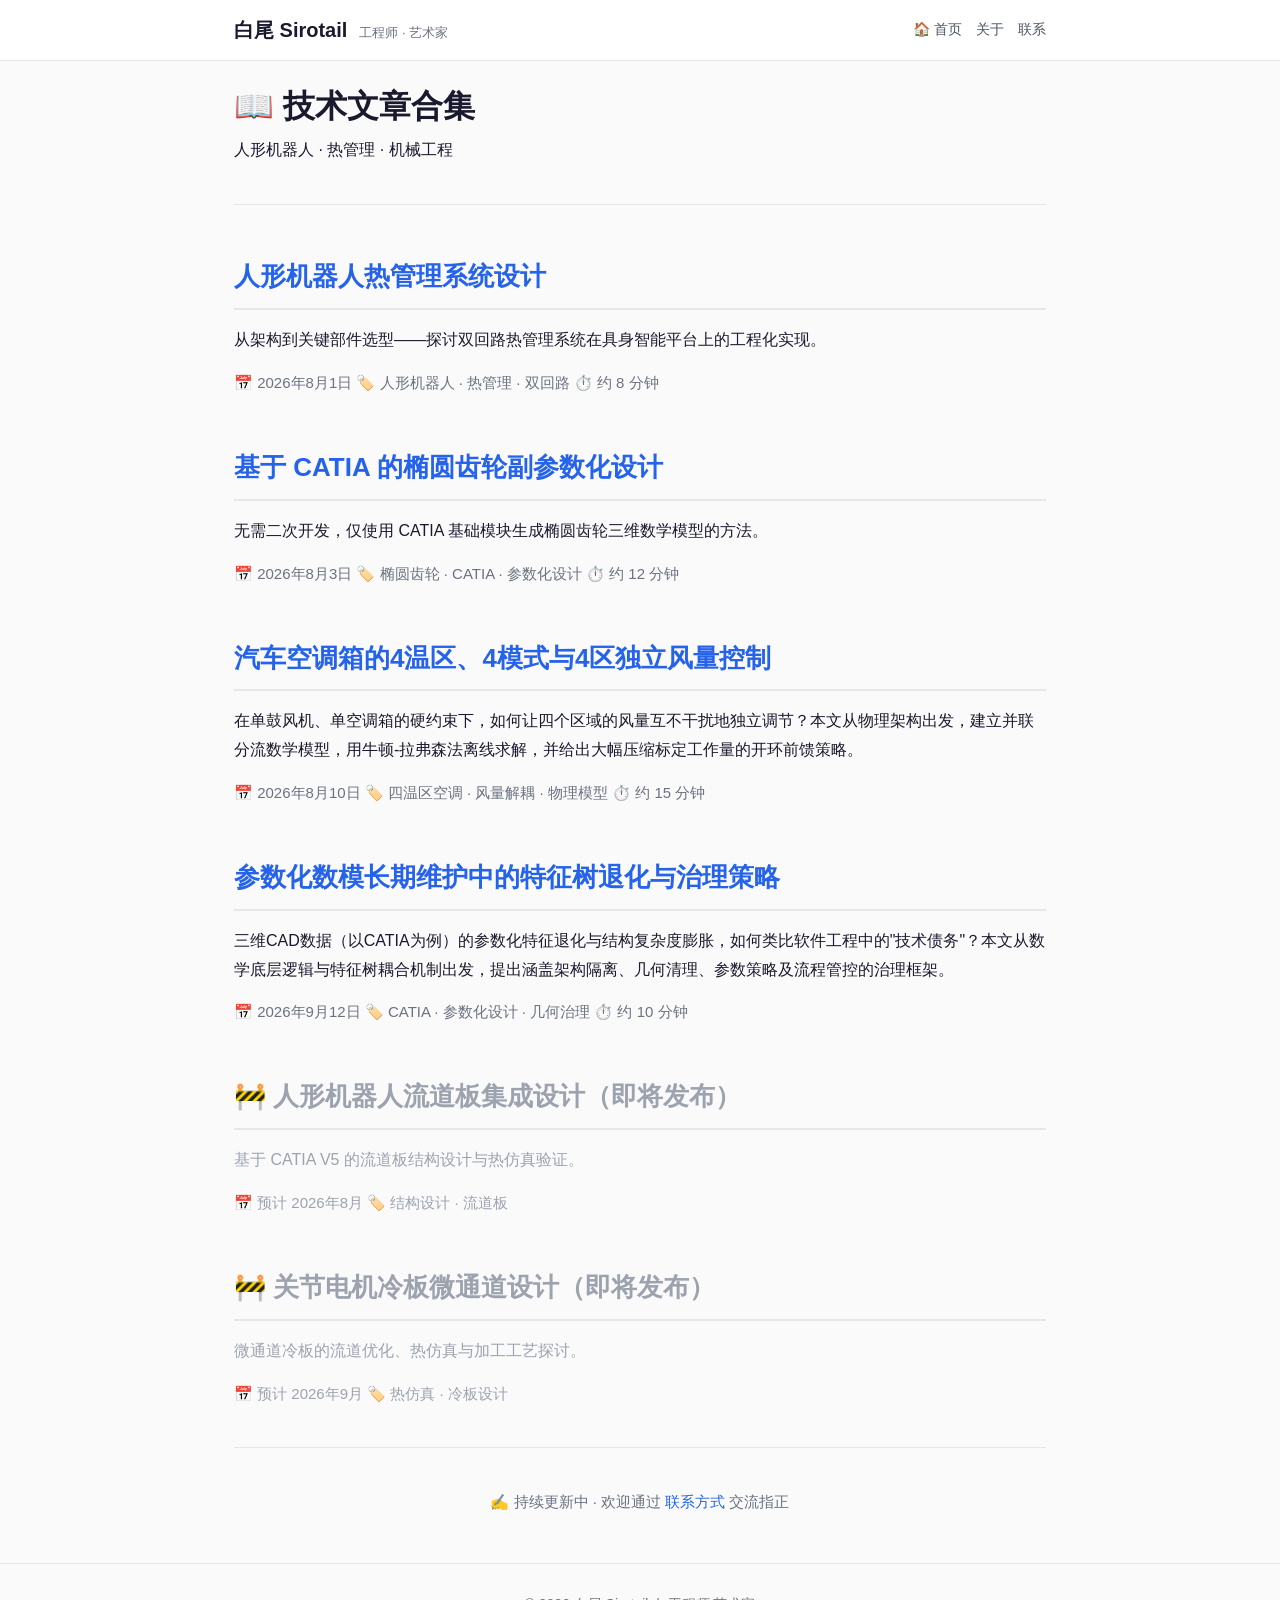
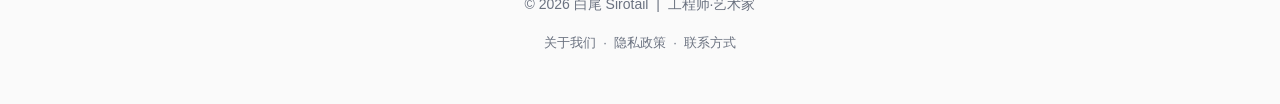
<file: index.html>
<!DOCTYPE html>
<html lang="zh-CN">
<head>
    <meta charset="UTF-8" />
    <meta name="viewport" content="width=device-width, initial-scale=1.0" />
    <title>白尾 Sirotail | 技术博客</title>
    <meta name="description" content="白尾 Sirotail 的博客——机械工程、热管理、人形机器人、杂七杂八" />
    <link rel="stylesheet" href="css/style.css" />
</head>
<body>

    <!-- ==================== 顶部导航 ==================== -->
    <header>
        <div class="container header-inner">
            <div class="logo">
                <a href="index.html">白尾 Sirotail</a>
                <span class="logo-tag">工程师 · 艺术家</span>
            </div>
            <nav>
                <a href="index.html" class="btn-home">🏠 首页</a>
                <a href="about.html">关于</a>
                <a href="contact.html">联系</a>
            </nav>
        </div>
    </header>

    <!-- ==================== 主内容 ==================== -->
    <main class="container">

        <!-- 博客标题 -->
        <h1>📖 技术文章合集</h1>
        <p class="subtitle">人形机器人 · 热管理 · 机械工程</p>
        <hr />

        <!-- ===== 文章列表 ===== -->
        <div class="post-list">

            <!-- 文章 1 -->
            <article class="post-item">
                <h2 class="post-title">
                    <a href="posts/thermal-management.html">人形机器人热管理系统设计</a>
                </h2>
                <p class="post-excerpt">
                    从架构到关键部件选型——探讨双回路热管理系统在具身智能平台上的工程化实现。
                </p>
                <div class="post-meta">
                    <span>📅 2026年8月1日</span>
                    <span>🏷️ 人形机器人 · 热管理 · 双回路</span>
                    <span>⏱️ 约 8 分钟</span>
                </div>
            </article>

            <!-- 文章 2（椭圆齿轮设计） -->
            <article class="post-item">
                <h2 class="post-title">
                    <a href="posts/elliptical-gear-design.html">基于 CATIA 的椭圆齿轮副参数化设计</a>
                </h2>
                <p class="post-excerpt">
                    无需二次开发，仅使用 CATIA 基础模块生成椭圆齿轮三维数学模型的方法。
                </p>
                <div class="post-meta">
                    <span>📅 2026年8月3日</span>
                    <span>🏷️ 椭圆齿轮 · CATIA · 参数化设计</span>
                    <span>⏱️ 约 12 分钟</span>
                </div>
            </article>

            <!-- 文章 3（四区空调风量控制） -->
            <article class="post-item">
                <h2 class="post-title">
                    <a href="posts/4-zone-hvac.html">汽车空调箱的4温区、4模式与4区独立风量控制</a>
                </h2>
                <p class="post-excerpt">
                    在单鼓风机、单空调箱的硬约束下，如何让四个区域的风量互不干扰地独立调节？本文从物理架构出发，建立并联分流数学模型，用牛顿-拉弗森法离线求解，并给出大幅压缩标定工作量的开环前馈策略。
                </p>
                <div class="post-meta">
                    <span>📅 2026年8月10日</span>
                    <span>🏷️ 四温区空调 · 风量解耦 · 物理模型</span>
                    <span>⏱️ 约 15 分钟</span>
                </div>
            </article>

            <!-- 文章 4（特征树退化治理） -->
            <article class="post-item">
                <h2 class="post-title">
                    <a href="posts/feature-tree-degradation.html">参数化数模长期维护中的特征树退化与治理策略</a>
                </h2>
                <p class="post-excerpt">
                    三维CAD数据（以CATIA为例）的参数化特征退化与结构复杂度膨胀，如何类比软件工程中的"技术债务"？本文从数学底层逻辑与特征树耦合机制出发，提出涵盖架构隔离、几何清理、参数策略及流程管控的治理框架。
                </p>
                <div class="post-meta">
                    <span>📅 2026年9月12日</span>
                    <span>🏷️ CATIA · 参数化设计 · 几何治理</span>
                    <span>⏱️ 约 10 分钟</span>
                </div>
            </article>

            <!-- 文章 5（占位） -->
            <article class="post-item">
                <h2 class="post-title">
                    <a href="posts/future-article-1.html" style="color:#9ca3af; pointer-events:none;">🚧 人形机器人流道板集成设计（即将发布）</a>
                </h2>
                <p class="post-excerpt" style="color:#9ca3af;">
                    基于 CATIA V5 的流道板结构设计与热仿真验证。
                </p>
                <div class="post-meta" style="color:#9ca3af;">
                    <span>📅 预计 2026年8月</span>
                    <span>🏷️ 结构设计 · 流道板</span>
                </div>
            </article>

            <!-- 文章 6（占位） -->
            <article class="post-item">
                <h2 class="post-title">
                    <a href="posts/future-article-2.html" style="color:#9ca3af; pointer-events:none;">🚧 关节电机冷板微通道设计（即将发布）</a>
                </h2>
                <p class="post-excerpt" style="color:#9ca3af;">
                    微通道冷板的流道优化、热仿真与加工工艺探讨。
                </p>
                <div class="post-meta" style="color:#9ca3af;">
                    <span>📅 预计 2026年9月</span>
                    <span>🏷️ 热仿真 · 冷板设计</span>
                </div>
            </article>

        </div>

        <hr />

        <p style="text-align:center; color:#6b7280; font-size:15px;">
            ✍️ 持续更新中 · 欢迎通过 <a href="contact.html">联系方式</a> 交流指正
        </p>

    </main>

    <!-- ==================== 底部 ==================== -->
    <footer>
        <div class="container">
            <p>© 2026 白尾 Sirotail &nbsp;|&nbsp; 工程师·艺术家</p>
            <p style="font-size:13px; margin-top:8px;">
                <a href="about.html">关于我们</a> &nbsp;·&nbsp;
                <a href="privacy.html">隐私政策</a> &nbsp;·&nbsp;
                <a href="contact.html">联系方式</a>
            </p>
        </div>
    </footer>

    <script src="js/main.js"></script>
</body>
</html>
</file>
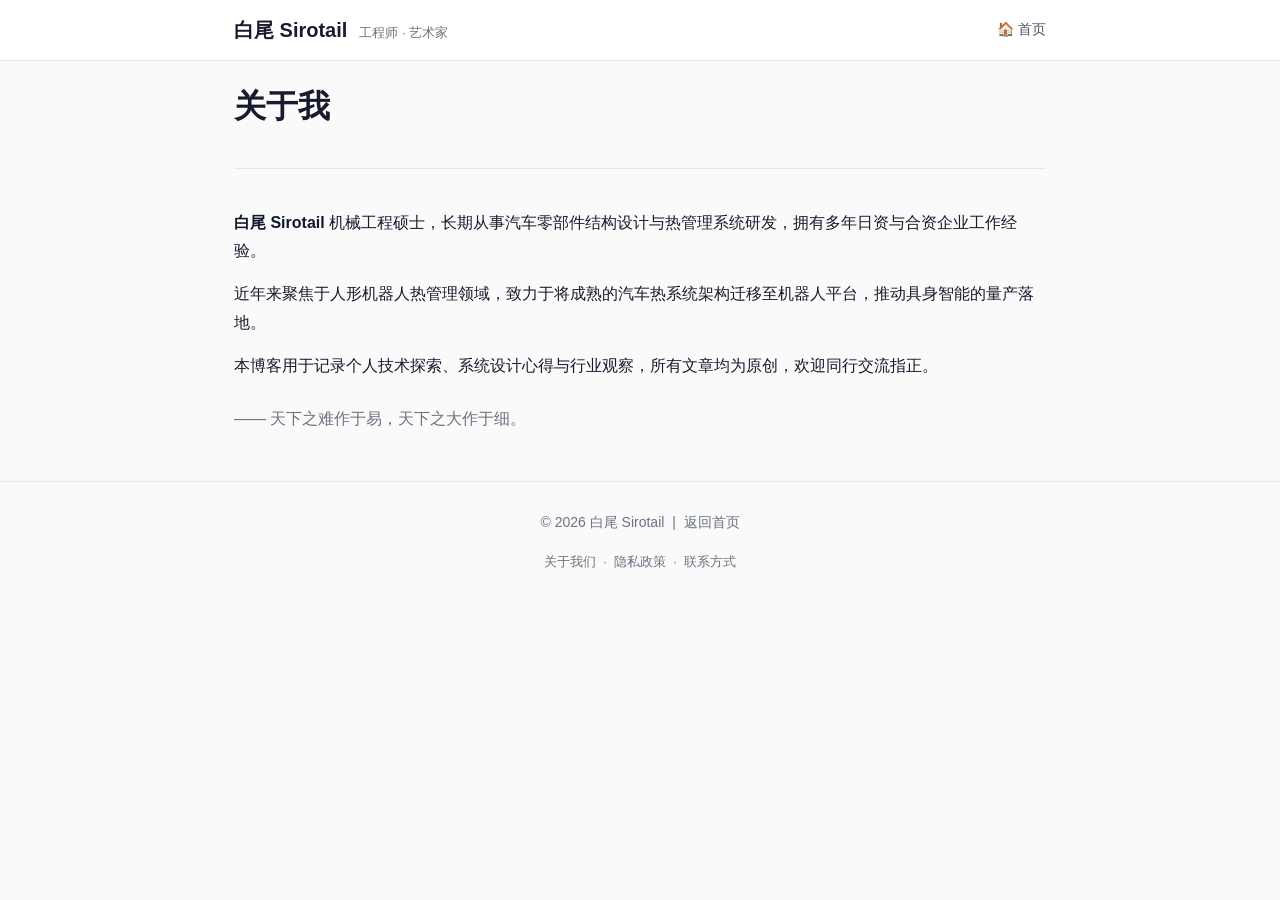
<file: about.html>
<!DOCTYPE html>
<html lang="zh-CN">
<head>
    <meta charset="UTF-8" />
    <meta name="viewport" content="width=device-width, initial-scale=1.0" />
    <title>关于我们 - 白尾 Sirotail</title>
    <link rel="stylesheet" href="css/style.css" />
</head>
<body>

    <!-- ===== 顶部导航 ===== -->
    <header>
        <div class="container header-inner">
            <div class="logo">
                <a href="index.html">白尾 Sirotail</a>
                <span class="logo-tag">工程师 · 艺术家</span>
            </div>
            <nav>
                <a href="index.html" class="btn-home">🏠 首页</a>
            </nav>
        </div>
    </header>

    <!-- ===== 主内容 ===== -->
    <main class="container">
        <h1>关于我</h1>
        <hr />
        <p><strong>白尾 Sirotail</strong> 机械工程硕士，长期从事汽车零部件结构设计与热管理系统研发，拥有多年日资与合资企业工作经验。</p>
        <p>近年来聚焦于人形机器人热管理领域，致力于将成熟的汽车热系统架构迁移至机器人平台，推动具身智能的量产落地。</p>
        <p>本博客用于记录个人技术探索、系统设计心得与行业观察，所有文章均为原创，欢迎同行交流指正。</p>
        <p style="margin-top:24px; color:#6b7280;">—— 天下之难作于易，天下之大作于细。</p>
    </main>

    <!-- ===== 底部 ===== -->
    <footer>
        <div class="container">
            <p>© 2026 白尾 Sirotail &nbsp;|&nbsp; <a href="index.html">返回首页</a></p>
            <p style="font-size:13px; margin-top:8px;">
                <a href="about.html">关于我们</a> &nbsp;·&nbsp;
                <a href="privacy.html">隐私政策</a> &nbsp;·&nbsp;
                <a href="contact.html">联系方式</a>
            </p>
        </div>
    </footer>

    <script src="js/main.js"></script>
</body>
</html>
</file>
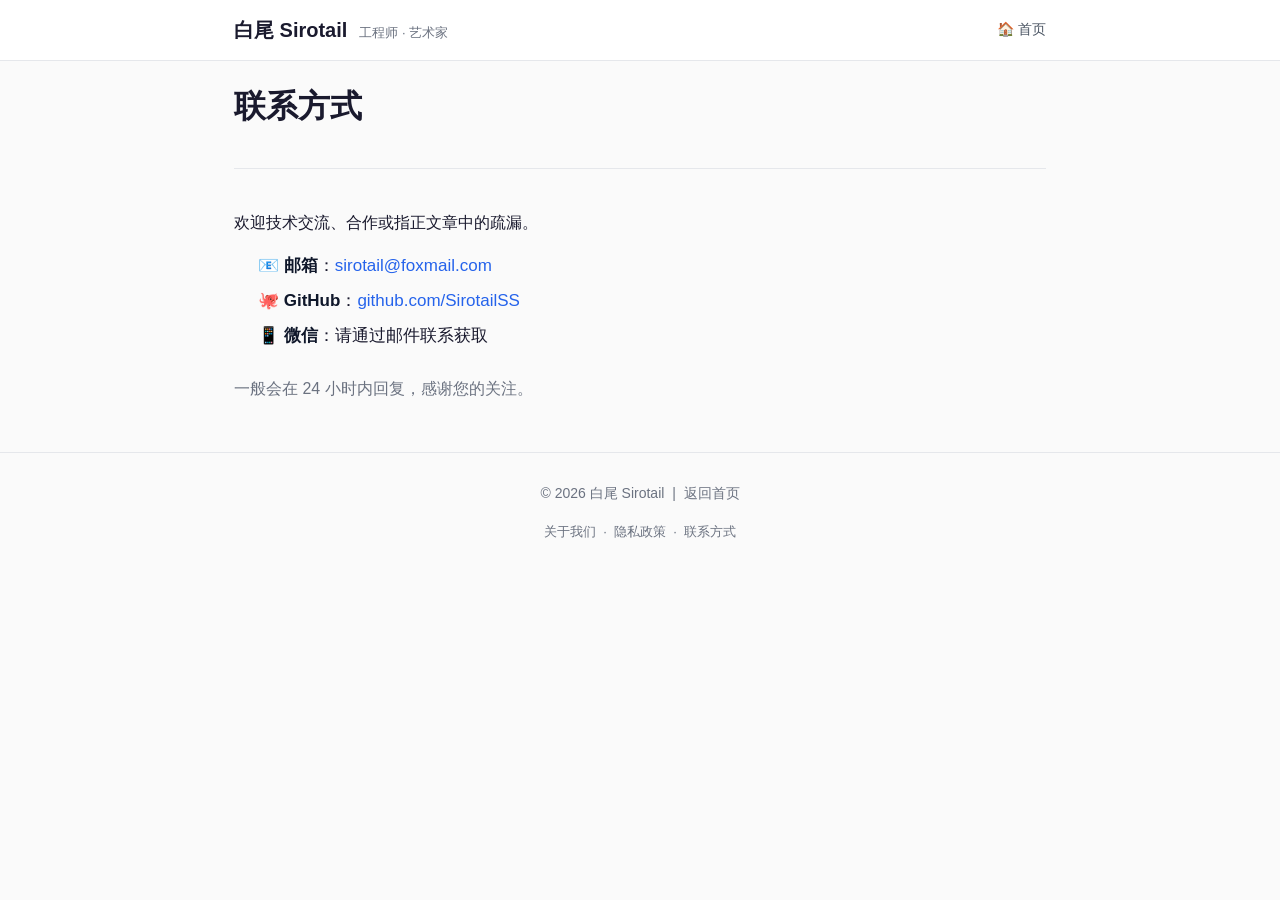
<file: contact.html>
<!DOCTYPE html>
<html lang="zh-CN">
<head>
    <meta charset="UTF-8" />
    <meta name="viewport" content="width=device-width, initial-scale=1.0" />
    <title>联系方式 - 白尾 Sirotail</title>
    <link rel="stylesheet" href="css/style.css" />
</head>
<body>

    <header>
        <div class="container header-inner">
            <div class="logo">
                <a href="index.html">白尾 Sirotail</a>
                <span class="logo-tag">工程师 · 艺术家</span>
            </div>
            <nav>
                <a href="index.html" class="btn-home">🏠 首页</a>
            </nav>
        </div>
    </header>

    <main class="container">
        <h1>联系方式</h1>
        <hr />
        <p>欢迎技术交流、合作或指正文章中的疏漏。</p>

        <ul style="list-style:none; padding-left:0; font-size:17px;">
            <li>📧 <strong>邮箱</strong>：<a href="mailto:sirotail@foxmail.com">sirotail@foxmail.com</a></li>
            <li>🐙 <strong>GitHub</strong>：<a href="https://github.com/SirotailSS" target="_blank">github.com/SirotailSS</a></li>
            <li>📱 <strong>微信</strong>：请通过邮件联系获取</li>
        </ul>

        <p style="margin-top:24px; color:#6b7280;">一般会在 24 小时内回复，感谢您的关注。</p>
    </main>

    <footer>
        <div class="container">
            <p>© 2026 白尾 Sirotail &nbsp;|&nbsp; <a href="index.html">返回首页</a></p>
            <p style="font-size:13px; margin-top:8px;">
                <a href="about.html">关于我们</a> &nbsp;·&nbsp;
                <a href="privacy.html">隐私政策</a> &nbsp;·&nbsp;
                <a href="contact.html">联系方式</a>
            </p>
        </div>
    </footer>

    <script src="js/main.js"></script>
</body>
</html>
</file>
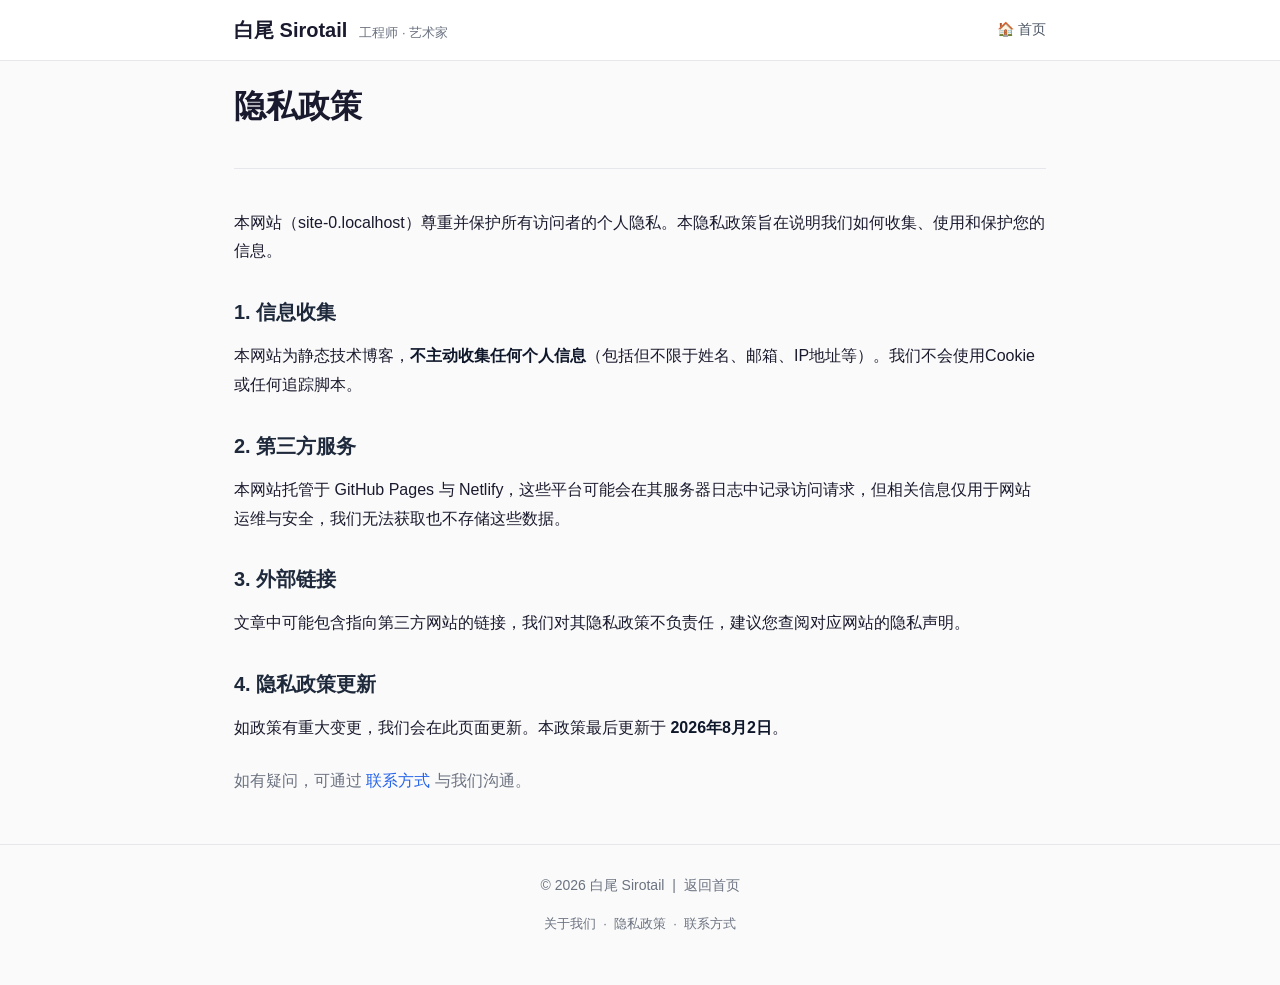
<file: privacy.html>
<!DOCTYPE html>
<html lang="zh-CN">
<head>
    <meta charset="UTF-8" />
    <meta name="viewport" content="width=device-width, initial-scale=1.0" />
    <title>隐私政策 - 白尾 Sirotail</title>
    <link rel="stylesheet" href="css/style.css" />
</head>
<body>

    <header>
        <div class="container header-inner">
            <div class="logo">
                <a href="index.html">白尾 Sirotail</a>
                <span class="logo-tag">工程师 · 艺术家</span>
            </div>
            <nav>
                <a href="index.html" class="btn-home">🏠 首页</a>
            </nav>
        </div>
    </header>

    <main class="container">
        <h1>隐私政策</h1>
        <hr />
        <p>本网站（<span id="domain"></span>）尊重并保护所有访问者的个人隐私。本隐私政策旨在说明我们如何收集、使用和保护您的信息。</p>

        <h3>1. 信息收集</h3>
        <p>本网站为静态技术博客，<strong>不主动收集任何个人信息</strong>（包括但不限于姓名、邮箱、IP地址等）。我们不会使用Cookie或任何追踪脚本。</p>

        <h3>2. 第三方服务</h3>
        <p>本网站托管于 GitHub Pages 与 Netlify，这些平台可能会在其服务器日志中记录访问请求，但相关信息仅用于网站运维与安全，我们无法获取也不存储这些数据。</p>

        <h3>3. 外部链接</h3>
        <p>文章中可能包含指向第三方网站的链接，我们对其隐私政策不负责任，建议您查阅对应网站的隐私声明。</p>

        <h3>4. 隐私政策更新</h3>
        <p>如政策有重大变更，我们会在此页面更新。本政策最后更新于 <strong>2026年8月2日</strong>。</p>

        <p style="margin-top:24px; color:#6b7280;">如有疑问，可通过 <a href="contact.html">联系方式</a> 与我们沟通。</p>
    </main>

    <footer>
        <div class="container">
            <p>© 2026 白尾 Sirotail &nbsp;|&nbsp; <a href="index.html">返回首页</a></p>
            <p style="font-size:13px; margin-top:8px;">
                <a href="about.html">关于我们</a> &nbsp;·&nbsp;
                <a href="privacy.html">隐私政策</a> &nbsp;·&nbsp;
                <a href="contact.html">联系方式</a>
            </p>
        </div>
    </footer>

    <script>
        // 简单填充域名
        document.getElementById('domain').textContent = window.location.hostname;
    </script>
    <script src="js/main.js"></script>
</body>
</html>
</file>
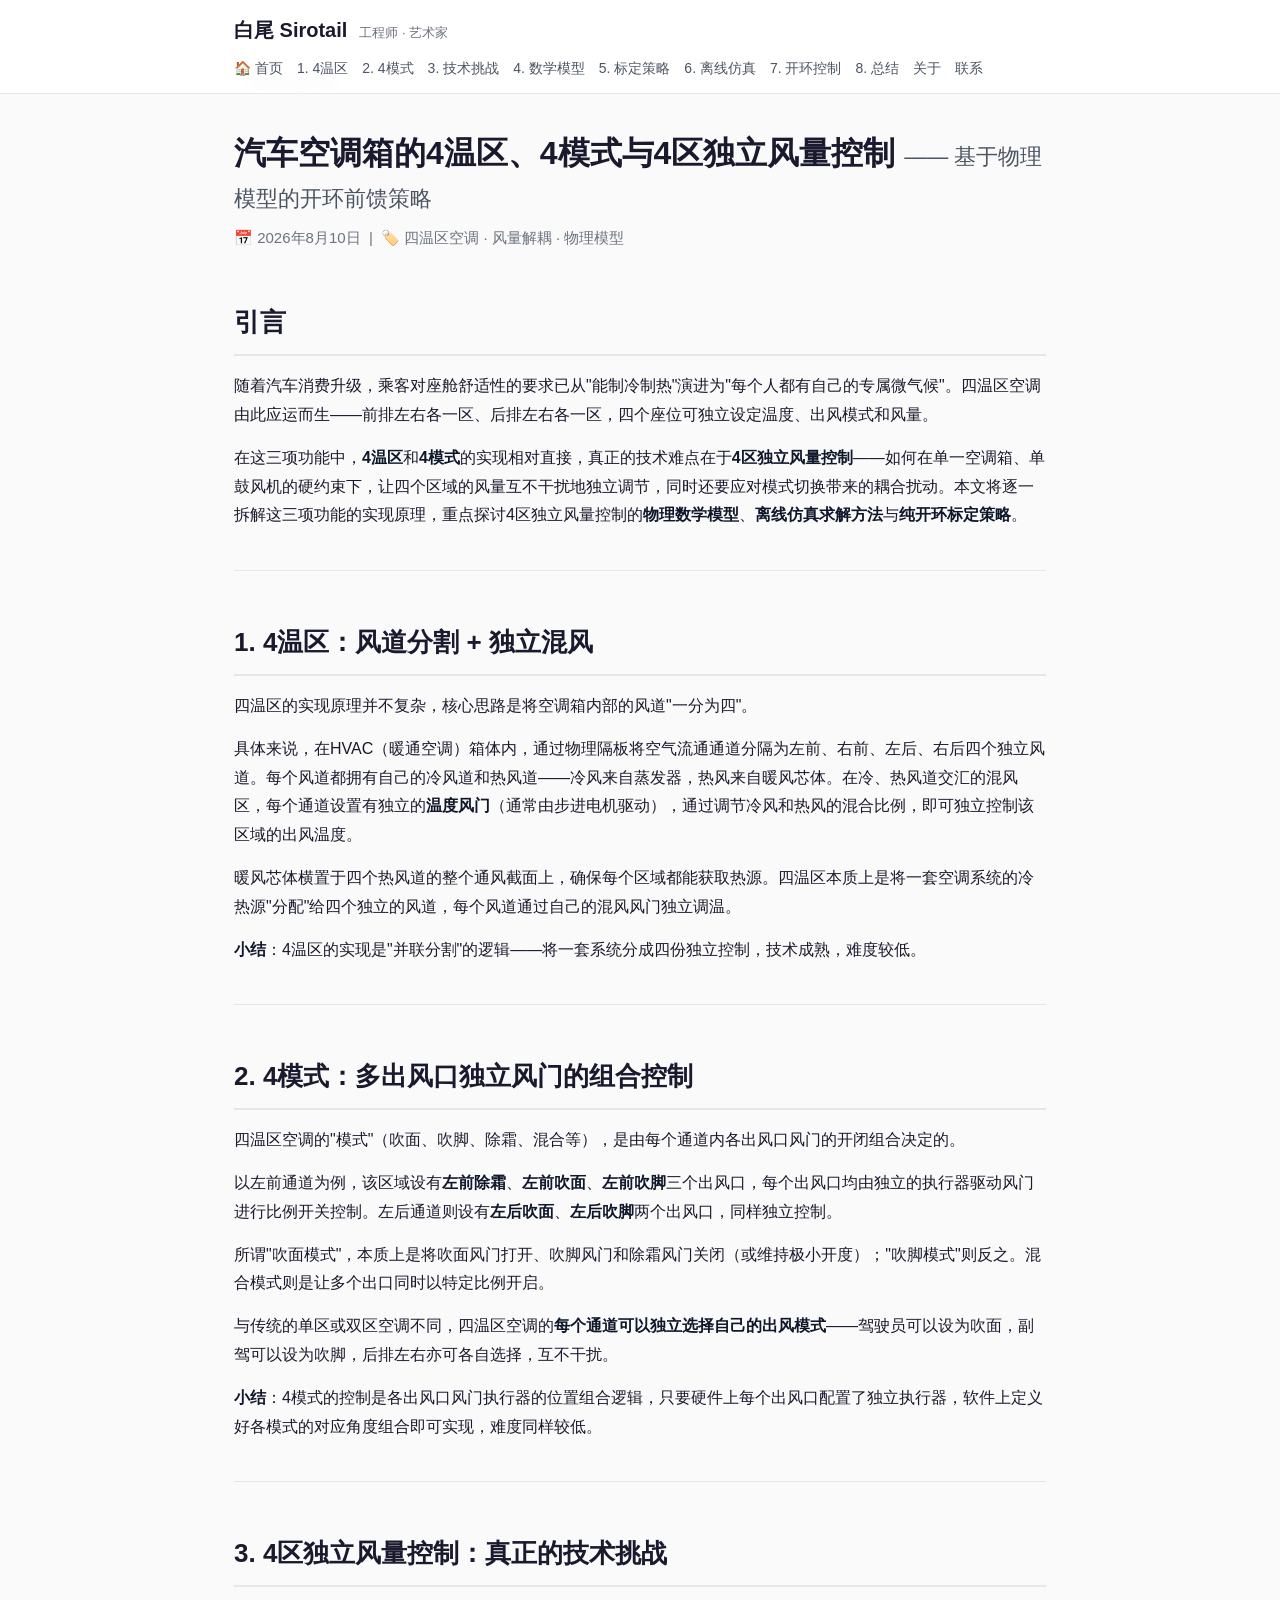
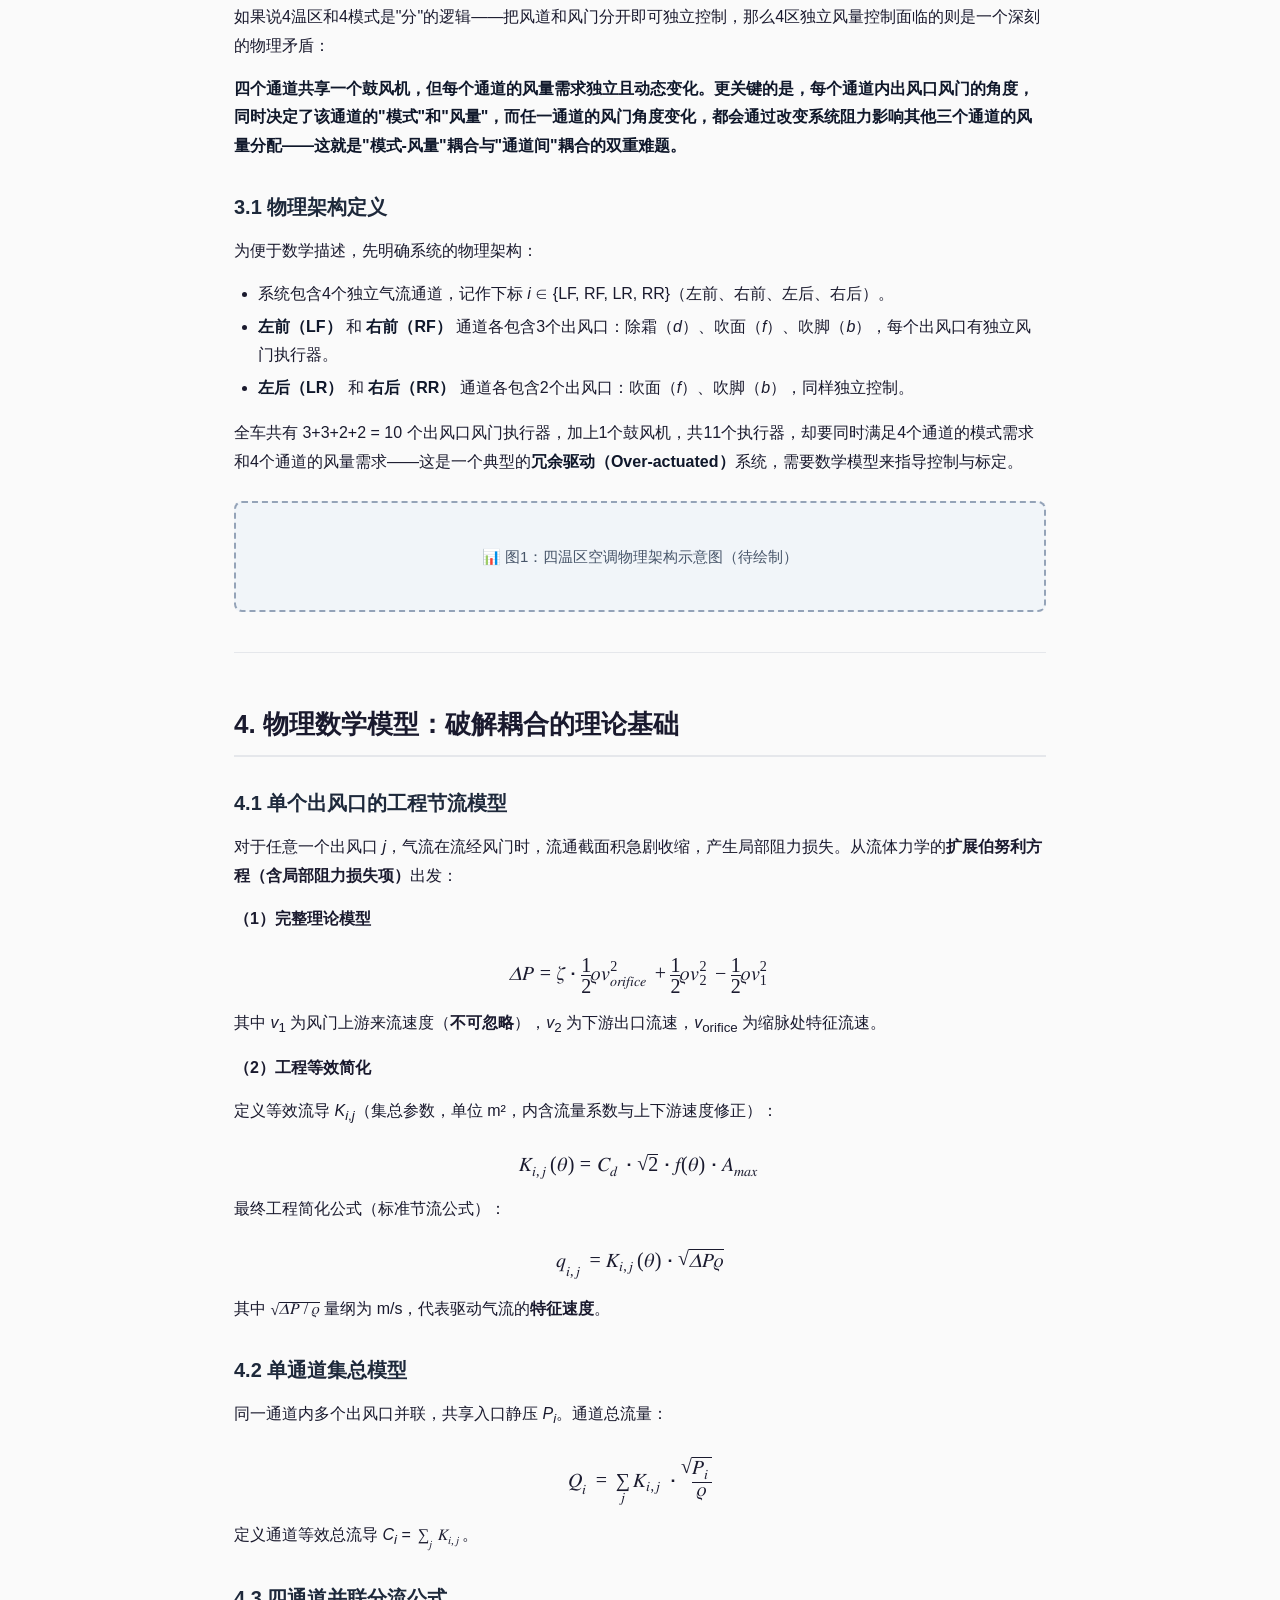
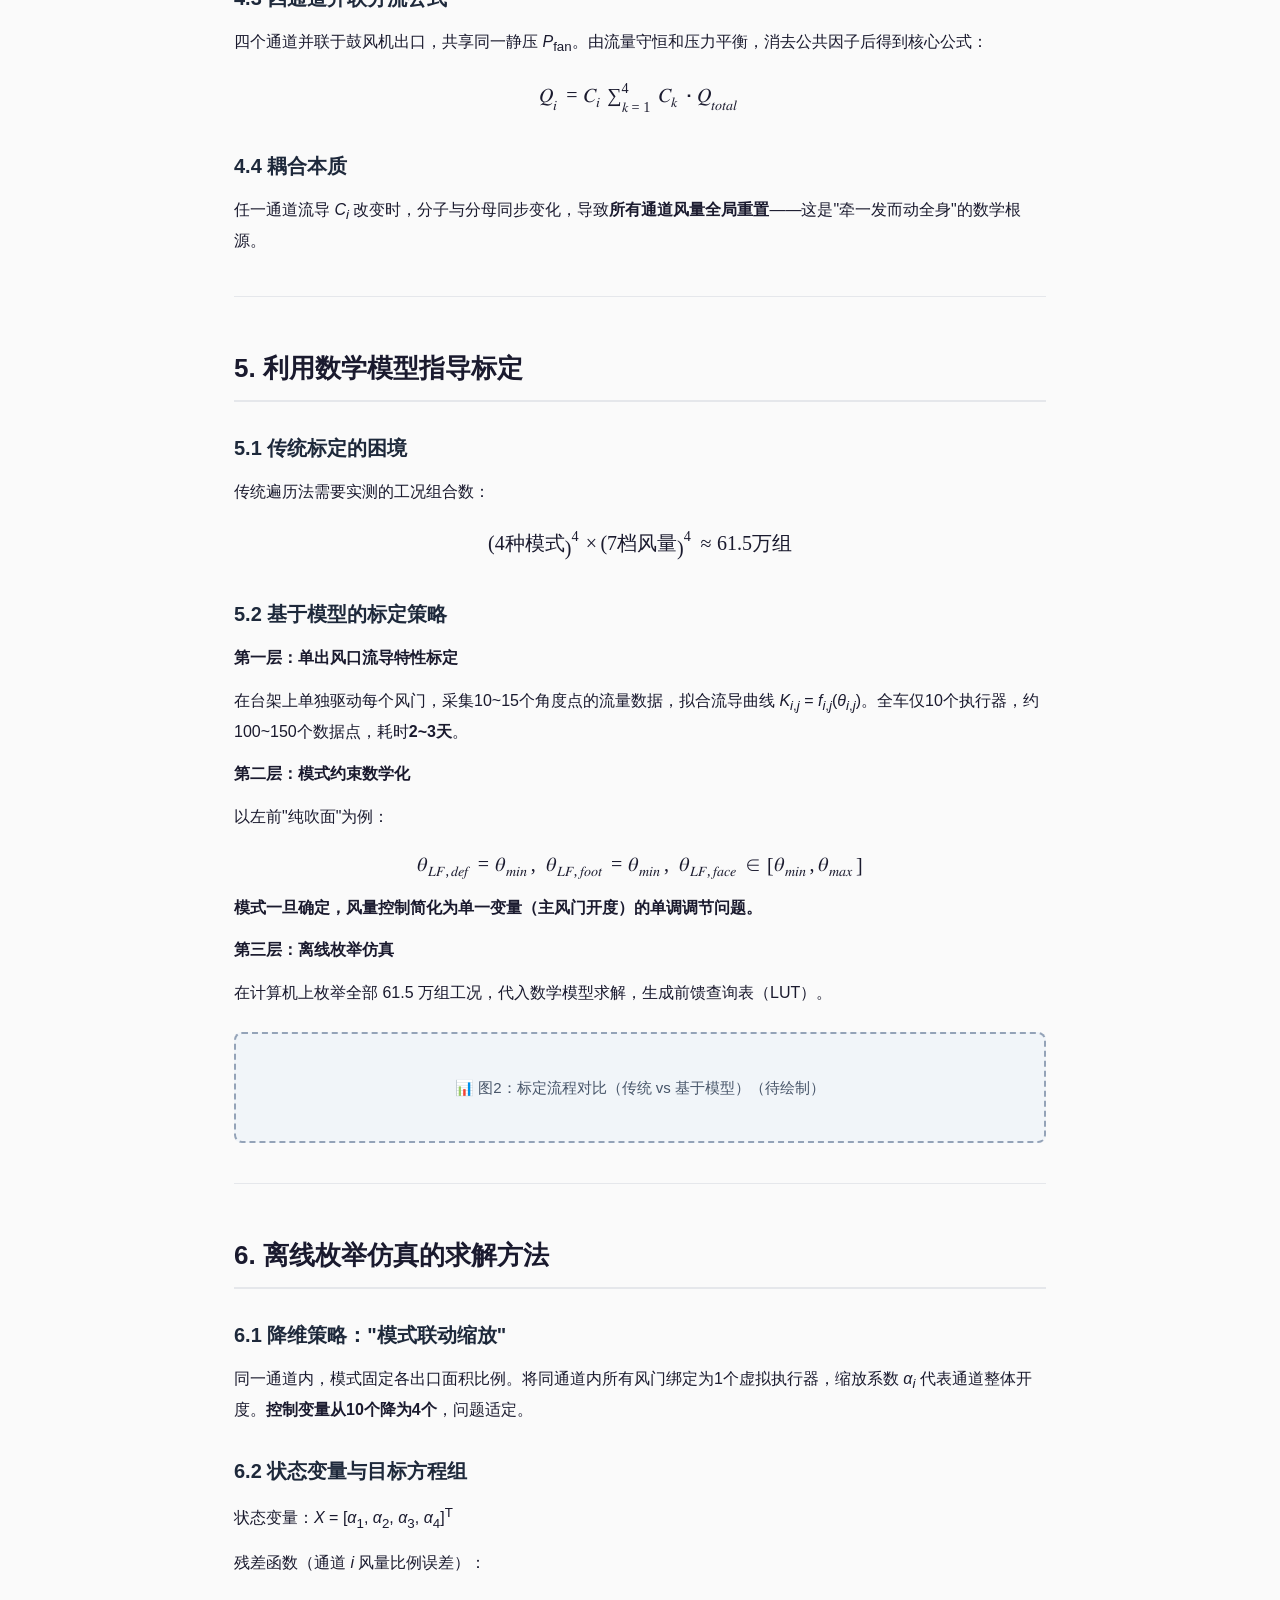
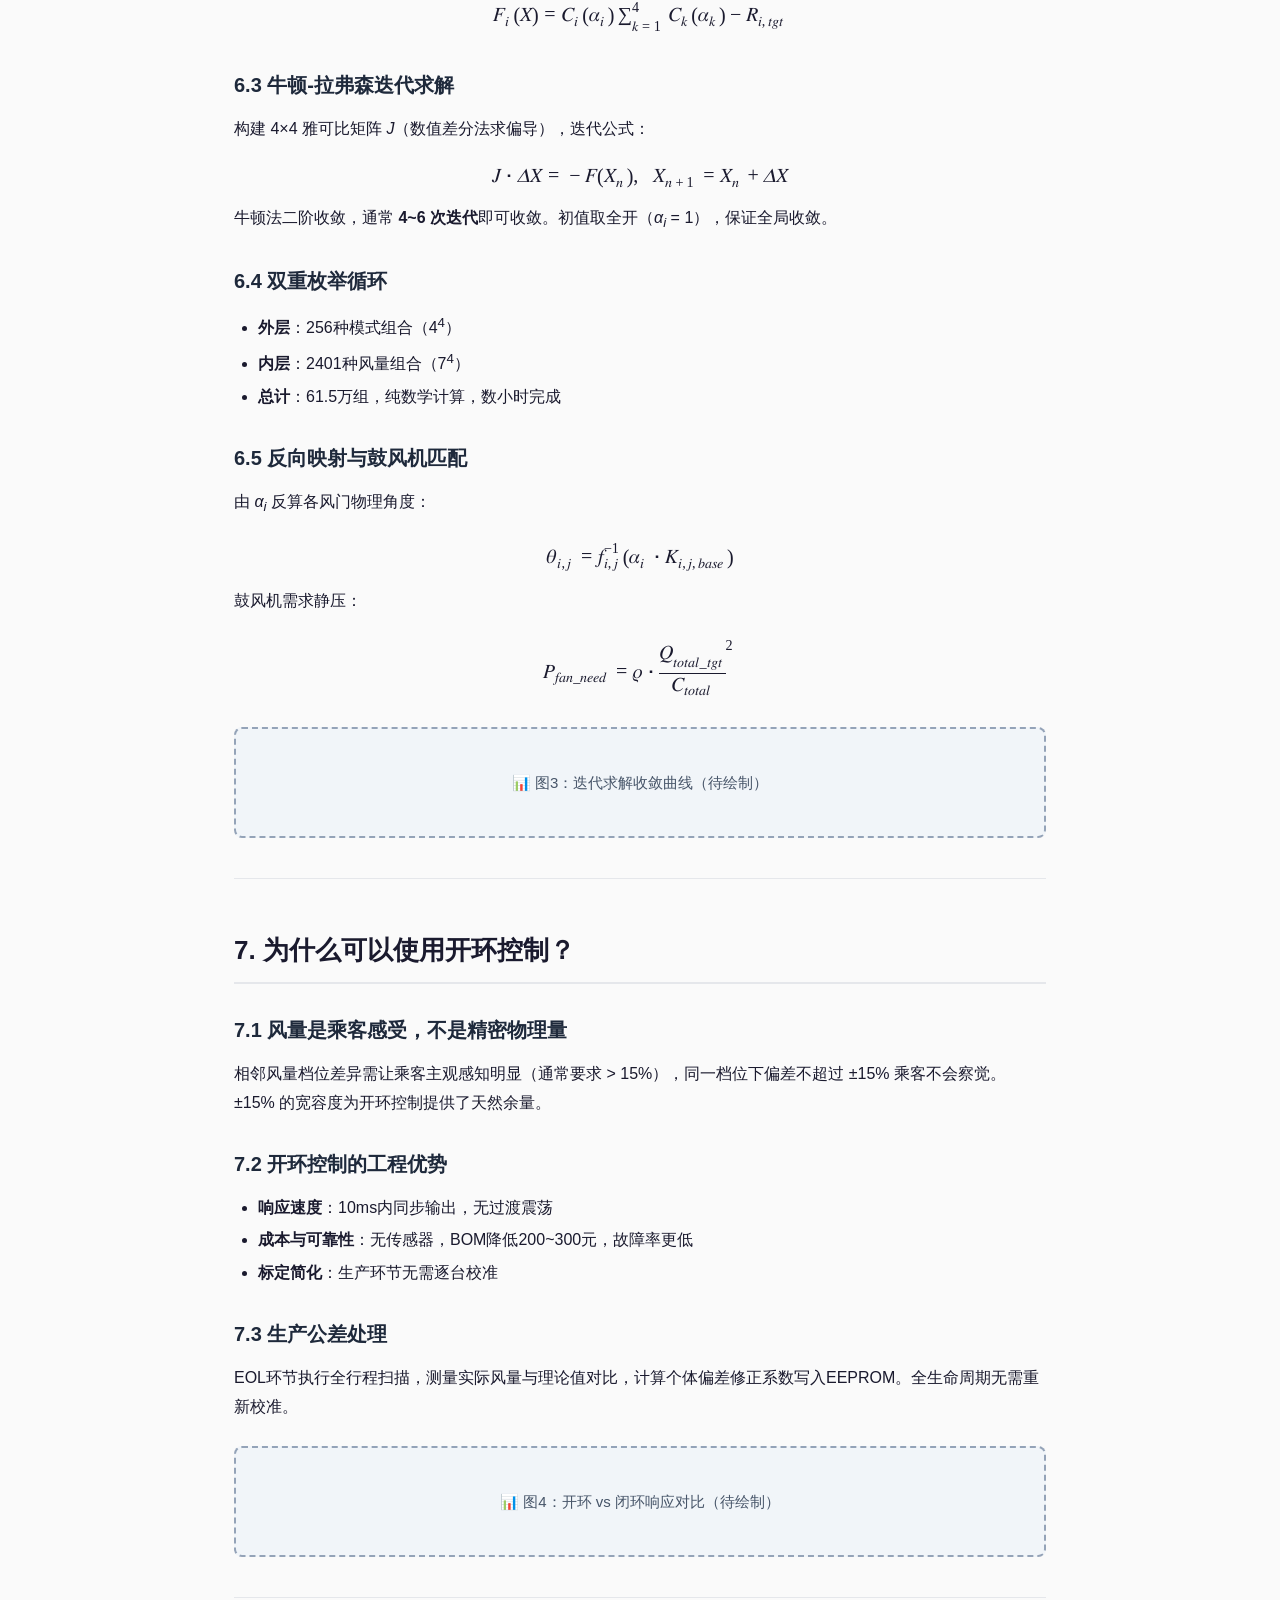
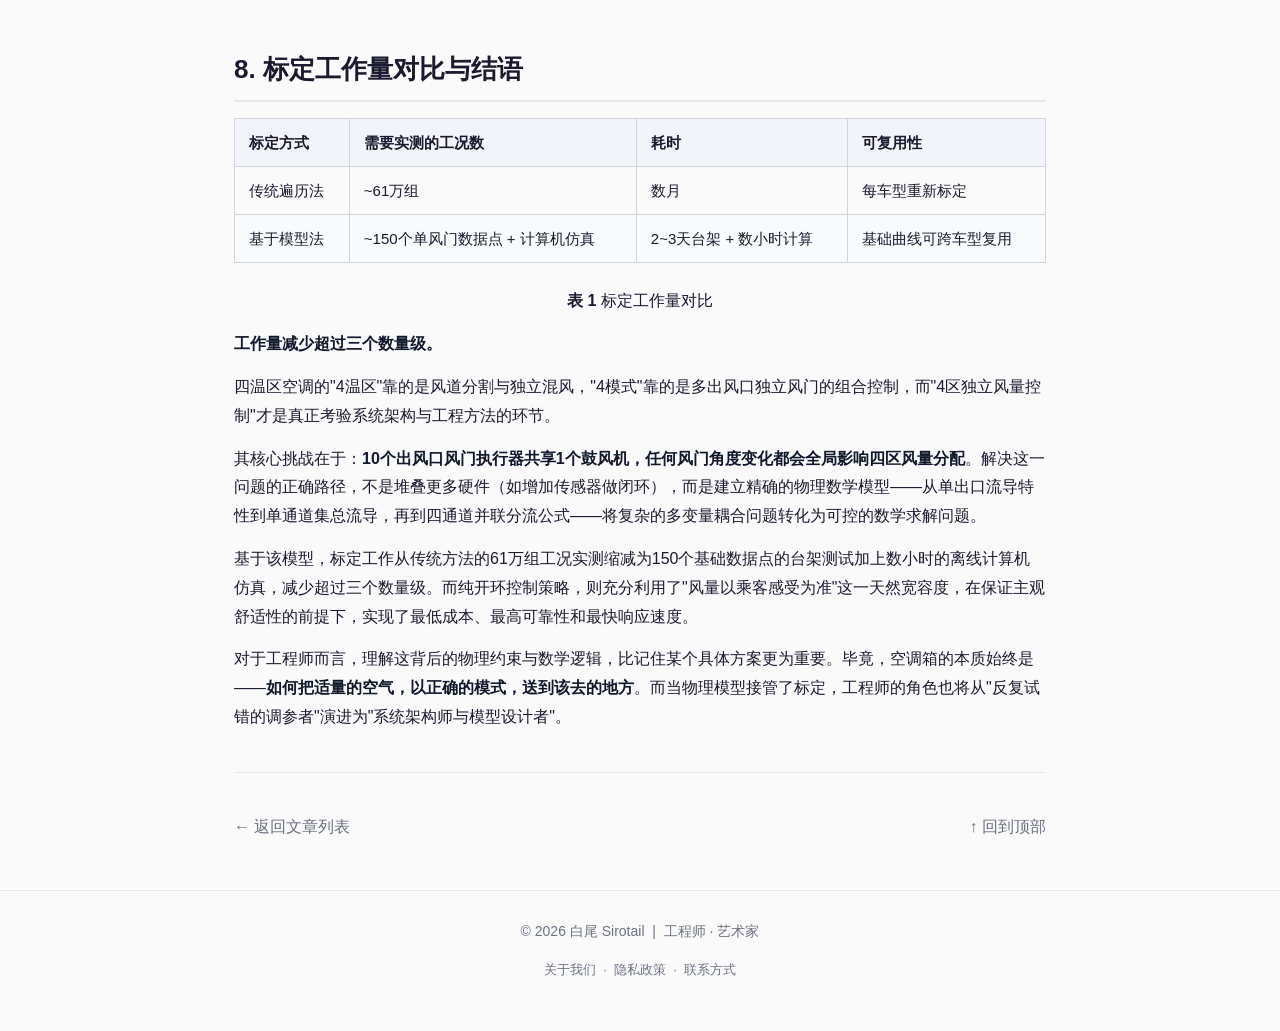
<file: posts/4-zone-hvac.html>
<!DOCTYPE html>
<html lang="zh-CN">
<head>
    <meta charset="UTF-8" />
    <meta name="viewport" content="width=device-width, initial-scale=1.0" />
    <title>白尾 Sirotail | 汽车空调4区独立风量控制</title>
    <meta name="description" content="汽车空调箱的4温区、4模式与4区独立风量控制——基于物理模型的开环前馈策略" />
    <link rel="stylesheet" href="../css/style.css" />
</head>
<body>

    <!-- ==================== 顶部导航 ==================== -->
    <header>
        <div class="container header-inner">
            <div class="logo">
                <a href="../index.html">白尾 Sirotail</a>
                <span class="logo-tag">工程师 · 艺术家</span>
            </div>
            <nav>
                <a href="../index.html" class="btn-home">🏠 首页</a>
                <a href="#section1">1. 4温区</a>
                <a href="#section2">2. 4模式</a>
                <a href="#section3">3. 技术挑战</a>
                <a href="#section4">4. 数学模型</a>
                <a href="#section5">5. 标定策略</a>
                <a href="#section6">6. 离线仿真</a>
                <a href="#section7">7. 开环控制</a>
                <a href="#section8">8. 总结</a>
                <a href="../about.html">关于</a>
                <a href="../contact.html">联系</a>
            </nav>
        </div>
    </header>

    <!-- ==================== 主内容 ==================== -->
    <main class="container">

        <!-- 返回链接 -->
        <a href="../index.html" class="back-link">← 返回文章列表</a>

        <!-- 文章标题 -->
        <h1>
            汽车空调箱的4温区、4模式与4区独立风量控制
            <small>—— 基于物理模型的开环前馈策略</small>
        </h1>
        <p class="post-meta">📅 2026年8月10日 &nbsp;|&nbsp; 🏷️ 四温区空调 · 风量解耦 · 物理模型</p>

        <!-- ===== 引言 ===== -->
        <section>
            <h2>引言</h2>
            <p>随着汽车消费升级，乘客对座舱舒适性的要求已从"能制冷制热"演进为"每个人都有自己的专属微气候"。四温区空调由此应运而生——前排左右各一区、后排左右各一区，四个座位可独立设定温度、出风模式和风量。</p>
            <p>在这三项功能中，<strong>4温区</strong>和<strong>4模式</strong>的实现相对直接，真正的技术难点在于<strong>4区独立风量控制</strong>——如何在单一空调箱、单鼓风机的硬约束下，让四个区域的风量互不干扰地独立调节，同时还要应对模式切换带来的耦合扰动。本文将逐一拆解这三项功能的实现原理，重点探讨4区独立风量控制的<strong>物理数学模型</strong>、<strong>离线仿真求解方法</strong>与<strong>纯开环标定策略</strong>。</p>
        </section>

        <hr />

        <!-- ===== 第1章 ===== -->
        <section id="section1">
            <h2>1. 4温区：风道分割 + 独立混风</h2>
            <p>四温区的实现原理并不复杂，核心思路是将空调箱内部的风道"一分为四"。</p>
            <p>具体来说，在HVAC（暖通空调）箱体内，通过物理隔板将空气流通通道分隔为左前、右前、左后、右后四个独立风道。每个风道都拥有自己的冷风道和热风道——冷风来自蒸发器，热风来自暖风芯体。在冷、热风道交汇的混风区，每个通道设置有独立的<strong>温度风门</strong>（通常由步进电机驱动），通过调节冷风和热风的混合比例，即可独立控制该区域的出风温度。</p>
            <p>暖风芯体横置于四个热风道的整个通风截面上，确保每个区域都能获取热源。四温区本质上是将一套空调系统的冷热源"分配"给四个独立的风道，每个风道通过自己的混风风门独立调温。</p>
            <p><strong>小结</strong>：4温区的实现是"并联分割"的逻辑——将一套系统分成四份独立控制，技术成熟，难度较低。</p>
        </section>

        <hr />

        <!-- ===== 第2章 ===== -->
        <section id="section2">
            <h2>2. 4模式：多出风口独立风门的组合控制</h2>
            <p>四温区空调的"模式"（吹面、吹脚、除霜、混合等），是由每个通道内各出风口风门的开闭组合决定的。</p>
            <p>以左前通道为例，该区域设有<strong>左前除霜</strong>、<strong>左前吹面</strong>、<strong>左前吹脚</strong>三个出风口，每个出风口均由独立的执行器驱动风门进行比例开关控制。左后通道则设有<strong>左后吹面</strong>、<strong>左后吹脚</strong>两个出风口，同样独立控制。</p>
            <p>所谓"吹面模式"，本质上是将吹面风门打开、吹脚风门和除霜风门关闭（或维持极小开度）；"吹脚模式"则反之。混合模式则是让多个出口同时以特定比例开启。</p>
            <p>与传统的单区或双区空调不同，四温区空调的<strong>每个通道可以独立选择自己的出风模式</strong>——驾驶员可以设为吹面，副驾可以设为吹脚，后排左右亦可各自选择，互不干扰。</p>
            <p><strong>小结</strong>：4模式的控制是各出风口风门执行器的位置组合逻辑，只要硬件上每个出风口配置了独立执行器，软件上定义好各模式的对应角度组合即可实现，难度同样较低。</p>
        </section>

        <hr />

        <!-- ===== 第3章 ===== -->
        <section id="section3">
            <h2>3. 4区独立风量控制：真正的技术挑战</h2>
            <p>如果说4温区和4模式是"分"的逻辑——把风道和风门分开即可独立控制，那么4区独立风量控制面临的则是一个深刻的物理矛盾：</p>
            <p><strong>四个通道共享一个鼓风机，但每个通道的风量需求独立且动态变化。更关键的是，每个通道内出风口风门的角度，同时决定了该通道的"模式"和"风量"，而任一通道的风门角度变化，都会通过改变系统阻力影响其他三个通道的风量分配——这就是"模式-风量"耦合与"通道间"耦合的双重难题。</strong></p>

            <h3>3.1 物理架构定义</h3>
            <p>为便于数学描述，先明确系统的物理架构：</p>
            <ul>
                <li>系统包含4个独立气流通道，记作下标 <i>i</i> ∈ {LF, RF, LR, RR}（左前、右前、左后、右后）。</li>
                <li><strong>左前（LF）</strong> 和 <strong>右前（RF）</strong> 通道各包含3个出风口：除霜（<i>d</i>）、吹面（<i>f</i>）、吹脚（<i>b</i>），每个出风口有独立风门执行器。</li>
                <li><strong>左后（LR）</strong> 和 <strong>右后（RR）</strong> 通道各包含2个出风口：吹面（<i>f</i>）、吹脚（<i>b</i>），同样独立控制。</li>
            </ul>
            <p>全车共有 3+3+2+2 = 10 个出风口风门执行器，加上1个鼓风机，共11个执行器，却要同时满足4个通道的模式需求和4个通道的风量需求——这是一个典型的<strong>冗余驱动（Over-actuated）</strong>系统，需要数学模型来指导控制与标定。</p>

            <!-- 图片占位 -->
            <div class="img-placeholder">
                📊 图1：四温区空调物理架构示意图（待绘制）
            </div>
        </section>

        <hr />

        <!-- ===== 第4章 ===== -->
        <section id="section4">
            <h2>4. 物理数学模型：破解耦合的理论基础</h2>

            <h3>4.1 单个出风口的工程节流模型</h3>
            <p>对于任意一个出风口 <i>j</i>，气流在流经风门时，流通截面积急剧收缩，产生局部阻力损失。从流体力学的<b>扩展伯努利方程（含局部阻力损失项）</b>出发：</p>

            <p><b>（1）完整理论模型</b></p>
            <div class="formula-box">
                <math display="block">
                    <mi>Δ</mi><mi>P</mi>
                    <mo>=</mo>
                    <mi>ζ</mi>
                    <mo>&#x22C5;</mo>
                    <mfrac><mn>1</mn><mn>2</mn></mfrac>
                    <mi>ρ</mi>
                    <msubsup><mi>v</mi><mrow><mi>o</mi><mi>r</mi><mi>i</mi><mi>f</mi><mi>i</mi><mi>c</mi><mi>e</mi></mrow><mn>2</mn></msubsup>
                    <mo>+</mo>
                    <mfenced>
                        <mrow>
                            <mfrac><mn>1</mn><mn>2</mn></mfrac>
                            <mi>ρ</mi>
                            <msubsup><mi>v</mi><mn>2</mn><mn>2</mn></msubsup>
                            <mo>&#x2212;</mo>
                            <mfrac><mn>1</mn><mn>2</mn></mfrac>
                            <mi>ρ</mi>
                            <msubsup><mi>v</mi><mn>1</mn><mn>2</mn></msubsup>
                        </mrow>
                    </mfenced>
                </math>
            </div>
            <p>其中 <i>v</i><sub>1</sub> 为风门上游来流速度（<b>不可忽略</b>），<i>v</i><sub>2</sub> 为下游出口流速，<i>v</i><sub>orifice</sub> 为缩脉处特征流速。</p>

            <p><b>（2）工程等效简化</b></p>
            <p>定义等效流导 <i>K</i><sub><i>i</i>,<i>j</i></sub>（集总参数，单位 m²，内含流量系数与上下游速度修正）：</p>
            <div class="formula-box">
                <math display="block">
                    <msub><mi>K</mi><mrow><mi>i</mi><mo>,</mo><mi>j</mi></mrow></msub>
                    <mo>(</mo>
                    <mi>θ</mi>
                    <mo>)</mo>
                    <mo>=</mo>
                    <msub><mi>C</mi><mi>d</mi></msub>
                    <mo>&#x22C5;</mo>
                    <msqrt><mn>2</mn></msqrt>
                    <mo>&#x22C5;</mo>
                    <mi>f</mi>
                    <mo>(</mo>
                    <mi>θ</mi>
                    <mo>)</mo>
                    <mo>&#x22C5;</mo>
                    <msub><mi>A</mi><mrow><mi>m</mi><mi>a</mi><mi>x</mi></mrow></msub>
                </math>
            </div>
            <p>最终工程简化公式（标准节流公式）：</p>
            <div class="formula-box">
                <math display="block">
                    <msub><mi>q</mi><mrow><mi>i</mi><mo>,</mo><mi>j</mi></mrow></msub>
                    <mo>=</mo>
                    <msub><mi>K</mi><mrow><mi>i</mi><mo>,</mo><mi>j</mi></mrow></msub>
                    <mo>(</mo>
                    <mi>θ</mi>
                    <mo>)</mo>
                    <mo>&#x22C5;</mo>
                    <msqrt>
                        <mfrac>
                            <mi>Δ</mi><mi>P</mi>
                            <mi>ρ</mi>
                        </mfrac>
                    </msqrt>
                </math>
            </div>
            <p>其中 <math><msqrt><mi>Δ</mi><mi>P</mi><mo>/</mo><mi>ρ</mi></msqrt></math> 量纲为 m/s，代表驱动气流的<b>特征速度</b>。</p>

            <h3>4.2 单通道集总模型</h3>
            <p>同一通道内多个出风口并联，共享入口静压 <i>P</i><sub><i>i</i></sub>。通道总流量：</p>
            <div class="formula-box">
                <math display="block">
                    <msub><mi>Q</mi><mi>i</mi></msub>
                    <mo>=</mo>
                    <mfenced>
                        <munder><mo>&#x2211;</mo><mi>j</mi></munder>
                        <msub><mi>K</mi><mrow><mi>i</mi><mo>,</mo><mi>j</mi></mrow></msub>
                    </mfenced>
                    <mo>&#x22C5;</mo>
                    <msqrt>
                        <mfrac>
                            <msub><mi>P</mi><mi>i</mi></msub>
                            <mi>ρ</mi>
                        </mfrac>
                    </msqrt>
                </math>
            </div>
            <p>定义通道等效总流导 <i>C</i><sub><i>i</i></sub> = <math><munder><mo>&#x2211;</mo><mi>j</mi></munder><msub><mi>K</mi><mrow><mi>i</mi><mo>,</mo><mi>j</mi></mrow></msub></math>。</p>

            <h3>4.3 四通道并联分流公式</h3>
            <p>四个通道并联于鼓风机出口，共享同一静压 <i>P</i><sub>fan</sub>。由流量守恒和压力平衡，消去公共因子后得到核心公式：</p>
            <div class="formula-box">
                <math display="block">
                    <msub><mi>Q</mi><mi>i</mi></msub>
                    <mo>=</mo>
                    <mfrac>
                        <msub><mi>C</mi><mi>i</mi></msub>
                        <munderover><mo>&#x2211;</mo><mrow><mi>k</mi><mo>=</mo><mn>1</mn></mrow><mn>4</mn></munderover>
                        <msub><mi>C</mi><mi>k</mi></msub>
                    </mfrac>
                    <mo>&#x22C5;</mo>
                    <msub><mi>Q</mi><mrow><mi>t</mi><mi>o</mi><mi>t</mi><mi>a</mi><mi>l</mi></mrow></msub>
                </math>
            </div>

            <h3>4.4 耦合本质</h3>
            <p>任一通道流导 <i>C</i><sub><i>i</i></sub> 改变时，分子与分母同步变化，导致<b>所有通道风量全局重置</b>——这是"牵一发而动全身"的数学根源。</p>
        </section>

        <hr />

        <!-- ===== 第5章 ===== -->
        <section id="section5">
            <h2>5. 利用数学模型指导标定</h2>

            <h3>5.1 传统标定的困境</h3>
            <p>传统遍历法需要实测的工况组合数：</p>
            <div class="formula-box">
                <math display="block">
                    <mo>(</mo>
                    <mn>4</mn>
                    <mtext>&#x79CD;&#x6A21;&#x5F0F;</mtext>
                    <msup>
                        <mo>)</mo>
                        <mn>4</mn>
                    </msup>
                    <mo>&#x00D7;</mo>
                    <mo>(</mo>
                    <mn>7</mn>
                    <mtext>&#x6863;&#x98CE;&#x91CF;</mtext>
                    <msup>
                        <mo>)</mo>
                        <mn>4</mn>
                    </msup>
                    <mo>&#x2248;</mo>
                    <mn>61.5</mn>
                    <mtext>&#x4E07;&#x7EC4;</mtext>
                </math>
            </div>

            <h3>5.2 基于模型的标定策略</h3>
            <p><b>第一层：单出风口流导特性标定</b></p>
            <p>在台架上单独驱动每个风门，采集10~15个角度点的流量数据，拟合流导曲线 <i>K</i><sub><i>i</i>,<i>j</i></sub> = <i>f</i><sub><i>i</i>,<i>j</i></sub>(<i>θ</i><sub><i>i</i>,<i>j</i></sub>)。全车仅10个执行器，约100~150个数据点，耗时<b>2~3天</b>。</p>

            <p><b>第二层：模式约束数学化</b></p>
            <p>以左前"纯吹面"为例：</p>
            <div class="formula-box">
                <math display="block">
                    <msub><mi>θ</mi><mrow><mi>L</mi><mi>F</mi><mo>,</mo><mi>d</mi><mi>e</mi><mi>f</mi></mrow></msub>
                    <mo>=</mo>
                    <msub><mi>θ</mi><mrow><mi>m</mi><mi>i</mi><mi>n</mi></mrow></msub>
                    <mtext>,&#xA0;&#xA0;</mtext>
                    <msub><mi>θ</mi><mrow><mi>L</mi><mi>F</mi><mo>,</mo><mi>f</mi><mi>o</mi><mi>o</mi><mi>t</mi></mrow></msub>
                    <mo>=</mo>
                    <msub><mi>θ</mi><mrow><mi>m</mi><mi>i</mi><mi>n</mi></mrow></msub>
                    <mtext>,&#xA0;&#xA0;</mtext>
                    <msub><mi>θ</mi><mrow><mi>L</mi><mi>F</mi><mo>,</mo><mi>f</mi><mi>a</mi><mi>c</mi><mi>e</mi></mrow></msub>
                    <mo>&#x2208;</mo>
                    <mo>[</mo>
                    <msub><mi>θ</mi><mrow><mi>m</mi><mi>i</mi><mi>n</mi></mrow></msub>
                    <mo>,</mo>
                    <msub><mi>θ</mi><mrow><mi>m</mi><mi>a</mi><mi>x</mi></mrow></msub>
                    <mo>]</mo>
                </math>
            </div>
            <blockquote>
                <p><b>模式一旦确定，风量控制简化为单一变量（主风门开度）的单调调节问题。</b></p>
            </blockquote>

            <p><b>第三层：离线枚举仿真</b></p>
            <p>在计算机上枚举全部 61.5 万组工况，代入数学模型求解，生成前馈查询表（LUT）。</p>

            <!-- 图片占位 -->
            <div class="img-placeholder">
                📊 图2：标定流程对比（传统 vs 基于模型）（待绘制）
            </div>
        </section>

        <hr />

        <!-- ===== 第6章 ===== -->
        <section id="section6">
            <h2>6. 离线枚举仿真的求解方法</h2>

            <h3>6.1 降维策略："模式联动缩放"</h3>
            <p>同一通道内，模式固定各出口面积比例。将同通道内所有风门绑定为1个虚拟执行器，缩放系数 <i>&alpha;</i><sub><i>i</i></sub> 代表通道整体开度。<b>控制变量从10个降为4个</b>，问题适定。</p>

            <h3>6.2 状态变量与目标方程组</h3>
            <p>状态变量：<i>X</i> = [<i>&alpha;</i><sub>1</sub>, <i>&alpha;</i><sub>2</sub>, <i>&alpha;</i><sub>3</sub>, <i>&alpha;</i><sub>4</sub>]<sup>T</sup></p>
            <p>残差函数（通道 <i>i</i> 风量比例误差）：</p>
            <div class="formula-box">
                <math display="block">
                    <msub><mi>F</mi><mi>i</mi></msub>
                    <mo>(</mo>
                    <mi>X</mi>
                    <mo>)</mo>
                    <mo>=</mo>
                    <mfrac>
                        <msub><mi>C</mi><mi>i</mi></msub>
                        <mo>(</mo>
                        <msub><mi>α</mi><mi>i</mi></msub>
                        <mo>)</mo>
                        <munderover><mo>&#x2211;</mo><mrow><mi>k</mi><mo>=</mo><mn>1</mn></mrow><mn>4</mn></munderover>
                        <msub><mi>C</mi><mi>k</mi></msub>
                        <mo>(</mo>
                        <msub><mi>α</mi><mi>k</mi></msub>
                        <mo>)</mo>
                    </mfrac>
                    <mo>&#x2212;</mo>
                    <msub><mi>R</mi><mrow><mi>i</mi><mo>,</mo><mi>t</mi><mi>g</mi><mi>t</mi></mrow></msub>
                </math>
            </div>

            <h3>6.3 牛顿-拉弗森迭代求解</h3>
            <p>构建 4&times;4 雅可比矩阵 <i>J</i>（数值差分法求偏导），迭代公式：</p>
            <div class="formula-box">
                <math display="block">
                    <mi>J</mi>
                    <mo>&#x22C5;</mo>
                    <mi>Δ</mi>
                    <mi>X</mi>
                    <mo>=</mo>
                    <mo>&#x2212;</mo>
                    <mi>F</mi>
                    <mo>(</mo>
                    <msub><mi>X</mi><mi>n</mi></msub>
                    <mo>)</mo>
                    <mtext>,&#xA0;&#xA0;&#xA0;</mtext>
                    <msub><mi>X</mi><mrow><mi>n</mi><mo>+</mo><mn>1</mn></mrow></msub>
                    <mo>=</mo>
                    <msub><mi>X</mi><mi>n</mi></msub>
                    <mo>+</mo>
                    <mi>Δ</mi>
                    <mi>X</mi>
                </math>
            </div>
            <p>牛顿法二阶收敛，通常 <b>4~6 次迭代</b>即可收敛。初值取全开（<i>&alpha;</i><sub><i>i</i></sub> = 1），保证全局收敛。</p>

            <h3>6.4 双重枚举循环</h3>
            <ul>
                <li><b>外层</b>：256种模式组合（4<sup>4</sup>）</li>
                <li><b>内层</b>：2401种风量组合（7<sup>4</sup>）</li>
                <li><b>总计</b>：61.5万组，纯数学计算，数小时完成</li>
            </ul>

            <h3>6.5 反向映射与鼓风机匹配</h3>
            <p>由 <i>&alpha;</i><sub><i>i</i></sub> 反算各风门物理角度：</p>
            <div class="formula-box">
                <math display="block">
                    <msub><mi>θ</mi><mrow><mi>i</mi><mo>,</mo><mi>j</mi></mrow></msub>
                    <mo>=</mo>
                    <msubsup><mi>f</mi><mrow><mi>i</mi><mo>,</mo><mi>j</mi></mrow><mrow><mo>&#x2212;</mo><mn>1</mn></mrow></msubsup>
                    <mo>(</mo>
                    <msub><mi>α</mi><mi>i</mi></msub>
                    <mo>&#x22C5;</mo>
                    <msub><mi>K</mi><mrow><mi>i</mi><mo>,</mo><mi>j</mi><mo>,</mo><mi>b</mi><mi>a</mi><mi>s</mi><mi>e</mi></mrow></msub>
                    <mo>)</mo>
                </math>
            </div>
            <p>鼓风机需求静压：</p>
            <div class="formula-box">
                <math display="block">
                    <msub><mi>P</mi><mrow><mi>f</mi><mi>a</mi><mi>n</mi><mo>_</mo><mi>n</mi><mi>e</mi><mi>e</mi><mi>d</mi></mrow></msub>
                    <mo>=</mo>
                    <mi>ρ</mi>
                    <mo>&#x22C5;</mo>
                    <msup>
                        <mfenced>
                            <mfrac>
                                <msub><mi>Q</mi><mrow><mi>t</mi><mi>o</mi><mi>t</mi><mi>a</mi><mi>l</mi><mo>_</mo><mi>t</mi><mi>g</mi><mi>t</mi></mrow></msub>
                                <msub><mi>C</mi><mrow><mi>t</mi><mi>o</mi><mi>t</mi><mi>a</mi><mi>l</mi></mrow></msub>
                            </mfrac>
                        </mfenced>
                        <mn>2</mn>
                    </msup>
                </math>
            </div>

            <!-- 图片占位 -->
            <div class="img-placeholder">
                📊 图3：迭代求解收敛曲线（待绘制）
            </div>
        </section>

        <hr />

        <!-- ===== 第7章 ===== -->
        <section id="section7">
            <h2>7. 为什么可以使用开环控制？</h2>

            <h3>7.1 风量是乘客感受，不是精密物理量</h3>
            <p>相邻风量档位差异需让乘客主观感知明显（通常要求 > 15%），同一档位下偏差不超过 ±15% 乘客不会察觉。±15% 的宽容度为开环控制提供了天然余量。</p>

            <h3>7.2 开环控制的工程优势</h3>
            <ul>
                <li><b>响应速度</b>：10ms内同步输出，无过渡震荡</li>
                <li><b>成本与可靠性</b>：无传感器，BOM降低200~300元，故障率更低</li>
                <li><b>标定简化</b>：生产环节无需逐台校准</li>
            </ul>

            <h3>7.3 生产公差处理</h3>
            <p>EOL环节执行全行程扫描，测量实际风量与理论值对比，计算个体偏差修正系数写入EEPROM。全生命周期无需重新校准。</p>

            <!-- 图片占位 -->
            <div class="img-placeholder">
                📊 图4：开环 vs 闭环响应对比（待绘制）
            </div>
        </section>

        <hr />

        <!-- ===== 第8章 ===== -->
        <section id="section8">
            <h2>8. 标定工作量对比与结语</h2>

            <div class="table-wrap">
                <table>
                    <thead>
                        <tr><th>标定方式</th><th>需要实测的工况数</th><th>耗时</th><th>可复用性</th></tr>
                    </thead>
                    <tbody>
                        <tr><td>传统遍历法</td><td>~61万组</td><td>数月</td><td>每车型重新标定</td></tr>
                        <tr><td>基于模型法</td><td>~150个单风门数据点 + 计算机仿真</td><td>2~3天台架 + 数小时计算</td><td>基础曲线可跨车型复用</td></tr>
                    </tbody>
                </table>
            </div>
            <p style="text-align:center;"><b>表 1</b> 标定工作量对比</p>

            <p><strong>工作量减少超过三个数量级。</strong></p>

            <p>四温区空调的"4温区"靠的是风道分割与独立混风，"4模式"靠的是多出风口独立风门的组合控制，而"4区独立风量控制"才是真正考验系统架构与工程方法的环节。</p>
            <p>其核心挑战在于：<strong>10个出风口风门执行器共享1个鼓风机，任何风门角度变化都会全局影响四区风量分配</strong>。解决这一问题的正确路径，不是堆叠更多硬件（如增加传感器做闭环），而是建立精确的物理数学模型——从单出口流导特性到单通道集总流导，再到四通道并联分流公式——将复杂的多变量耦合问题转化为可控的数学求解问题。</p>
            <p>基于该模型，标定工作从传统方法的61万组工况实测缩减为150个基础数据点的台架测试加上数小时的离线计算机仿真，减少超过三个数量级。而纯开环控制策略，则充分利用了"风量以乘客感受为准"这一天然宽容度，在保证主观舒适性的前提下，实现了最低成本、最高可靠性和最快响应速度。</p>
            <p>对于工程师而言，理解这背后的物理约束与数学逻辑，比记住某个具体方案更为重要。毕竟，空调箱的本质始终是——<strong>如何把适量的空气，以正确的模式，送到该去的地方</strong>。而当物理模型接管了标定，工程师的角色也将从"反复试错的调参者"演进为"系统架构师与模型设计者"。</p>
        </section>

        <hr />

        <!-- 文章底部导航 -->
        <div style="display:flex; justify-content:space-between; flex-wrap:wrap; gap:12px;">
            <a href="../index.html" style="color:#6b7280;">← 返回文章列表</a>
            <a href="#" onclick="window.scrollTo({top:0,behavior:'smooth'});return false;" style="color:#6b7280;">↑ 回到顶部</a>
        </div>

    </main>

    <!-- ==================== 底部 ==================== -->
    <footer>
        <div class="container">
            <p>© 2026 白尾 Sirotail &nbsp;|&nbsp; 工程师 · 艺术家</p>
            <p style="font-size:13px; margin-top:6px;">
                <a href="../about.html">关于我们</a> &nbsp;·&nbsp;
                <a href="../privacy.html">隐私政策</a> &nbsp;·&nbsp;
                <a href="../contact.html">联系方式</a>
            </p>
        </div>
    </footer>

</body>
</html>
</file>
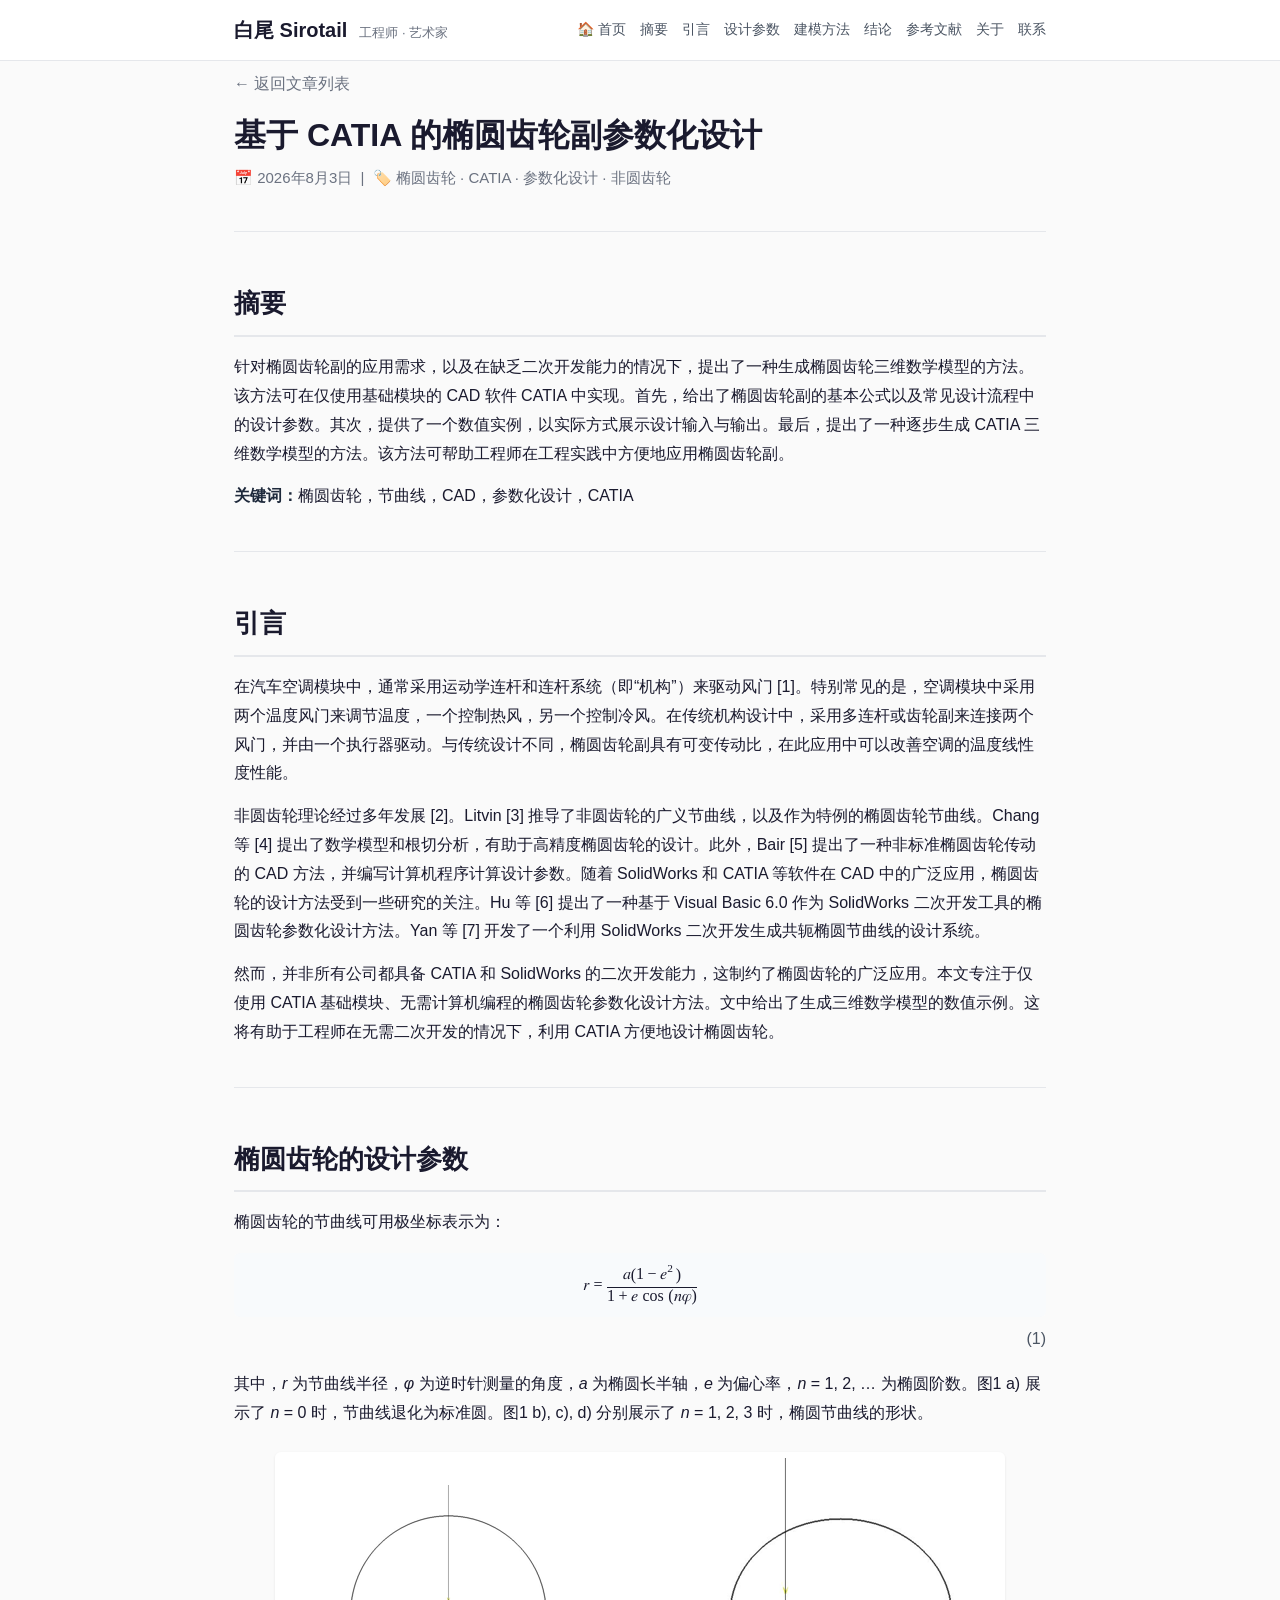
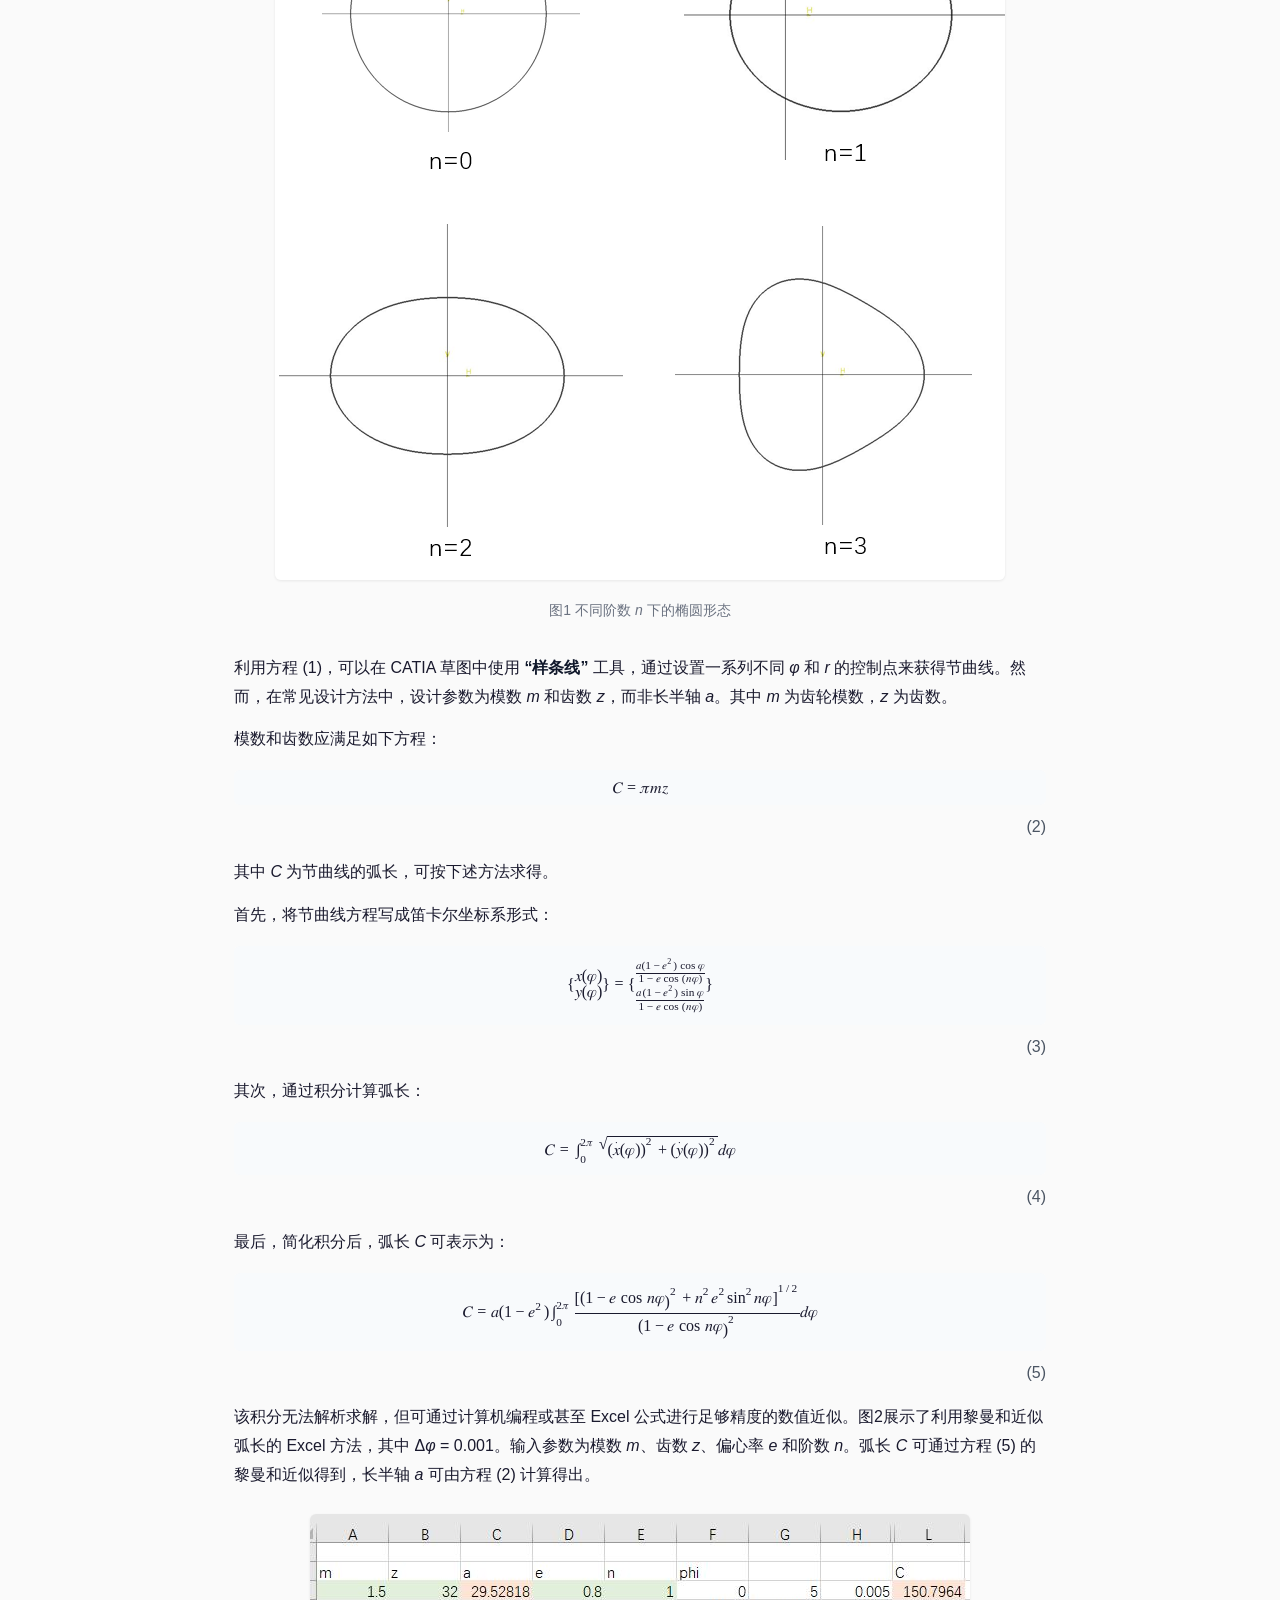
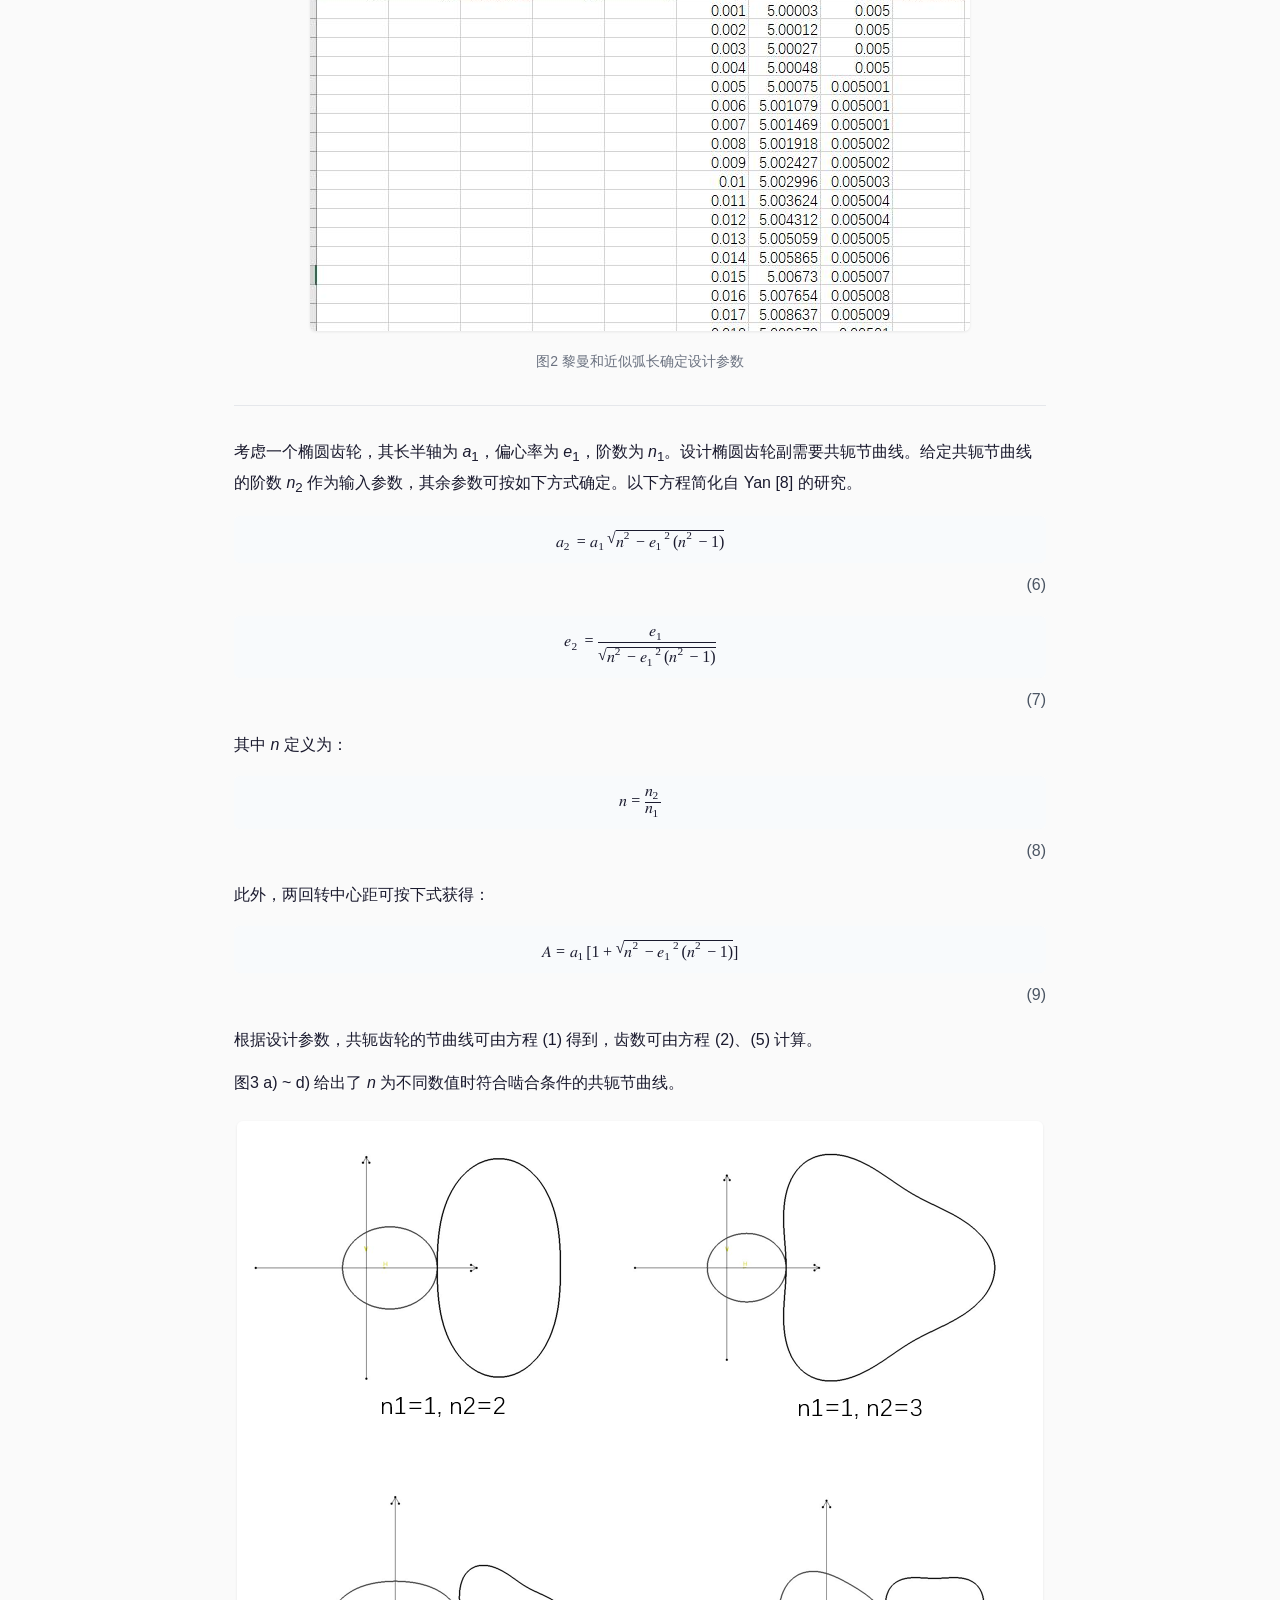
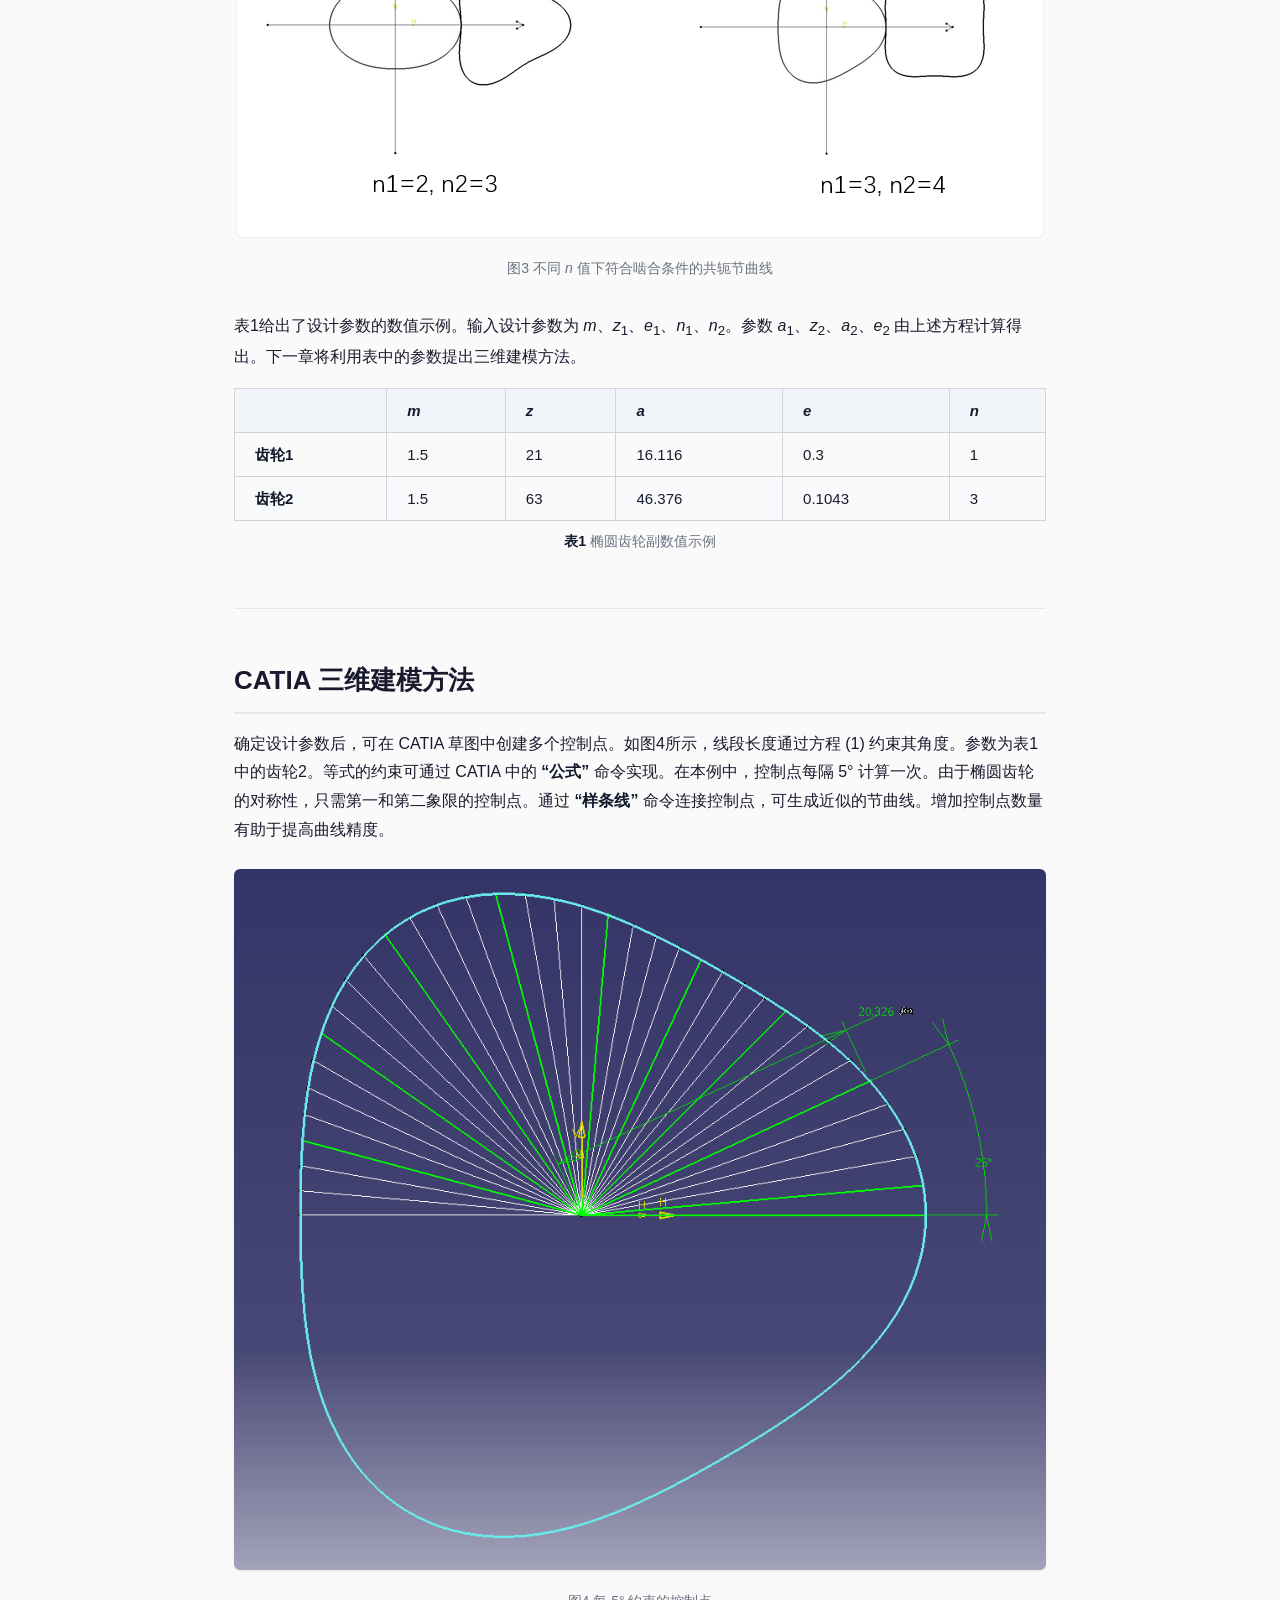
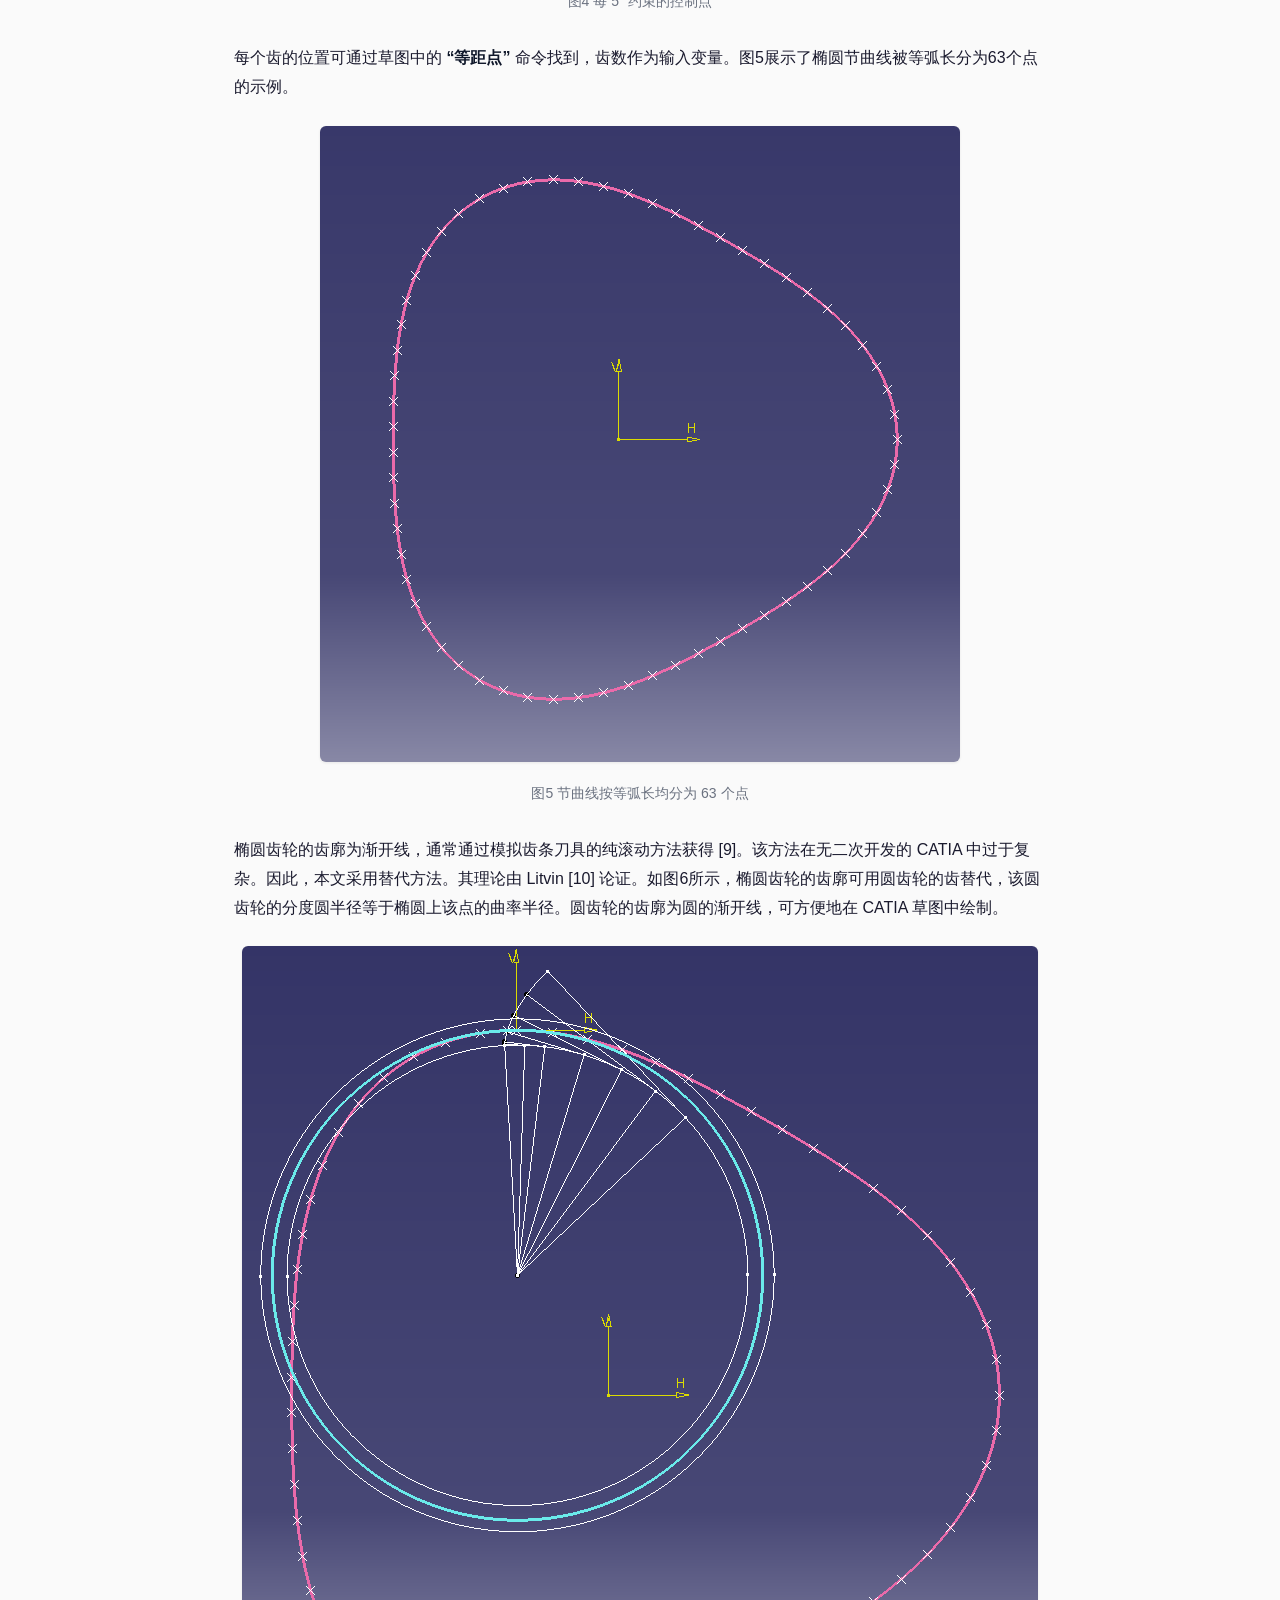
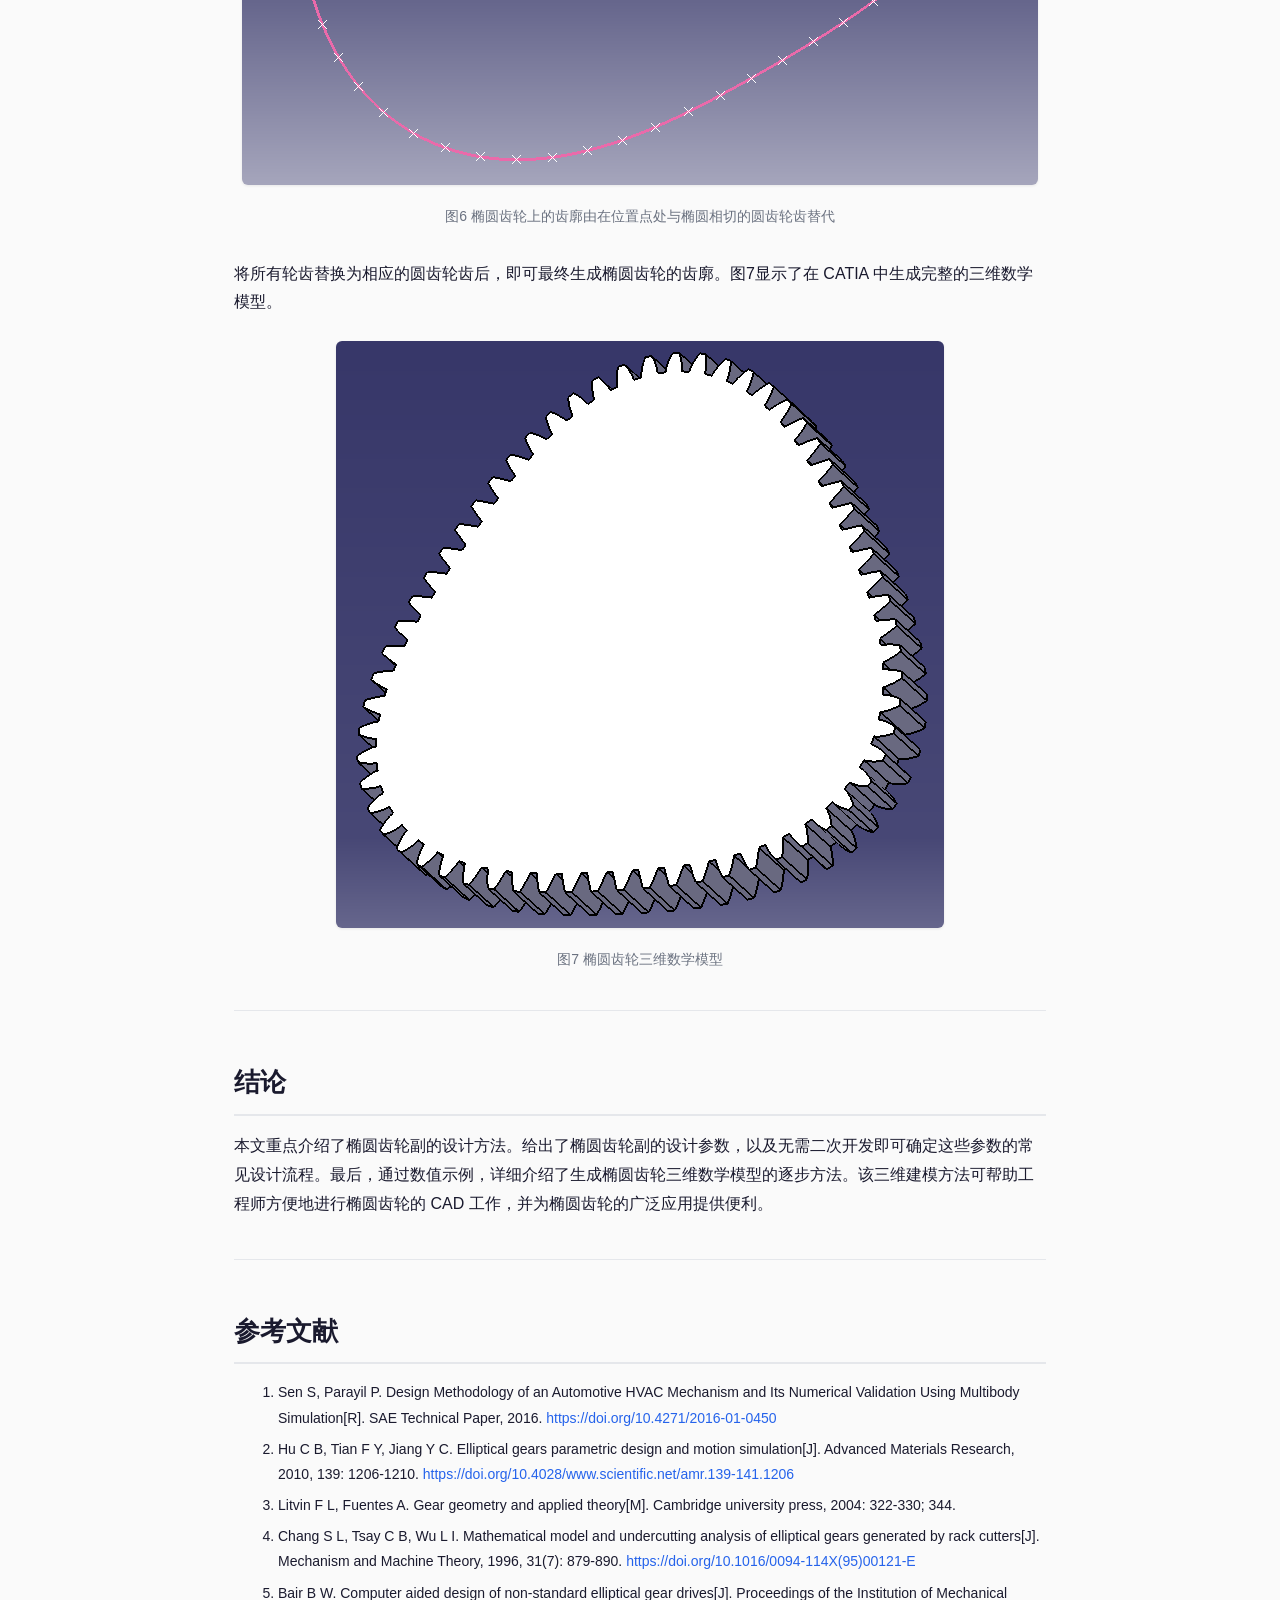
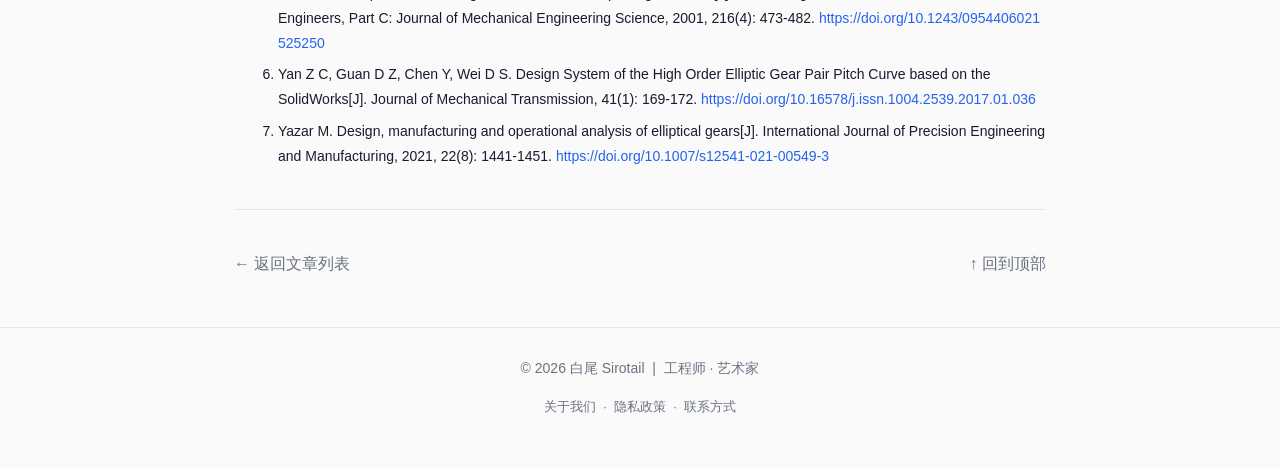
<file: posts/elliptical-gear-design.html>
<!DOCTYPE html>
<html lang="zh-CN">
<head>
    <meta charset="UTF-8" />
    <meta name="viewport" content="width=device-width, initial-scale=1.0" />
    <title>基于CATIA的椭圆齿轮副参数化设计 - 白尾 Sirotail</title>
    <meta name="description" content="基于CATIA的椭圆齿轮副参数化设计——无需二次开发，仅用基础模块生成椭圆齿轮三维数学模型" />
    <link rel="stylesheet" href="../css/style.css" />
    <style>
        /* 文章内公式与表格样式 */
        .formula-block {
            margin: 16px 0;
            padding: 12px 16px;
            background: #f8fafc;
            border-radius: 6px;
            overflow-x: auto;
            text-align: center;
            font-size: 16px;
        }
        .formula-block math {
            font-size: 16px;
        }
        .formula-label {
            text-align: right;
            font-weight: 500;
            color: #4b5563;
            margin-top: -8px;
            margin-bottom: 16px;
        }
        .ref-list {
            font-size: 14px;
            line-height: 1.8;
            padding-left: 20px;
        }
        .ref-list li {
            margin-bottom: 6px;
        }
        .ref-list a {
            color: #2563eb;
            word-break: break-all;
        }
        .keyword {
            font-weight: 600;
            color: #1e293b;
        }
        /* 表格样式与全局一致 */
        .table-wrap table {
            min-width: 400px;
        }
        .table-wrap td, .table-wrap th {
            padding: 8px 20px;
        }
        /* 图片与图注 */
        .fig-block {
            margin: 24px 0 32px;
            text-align: center;
        }
        .fig-block img {
            max-width: 100%;
            height: auto;
            border-radius: 6px;
            box-shadow: 0 1px 3px rgba(0, 0, 0, 0.08);
        }
        .fig-block figcaption {
            margin-top: 10px;
            color: #6b7280;
            font-size: 14px;
            line-height: 1.6;
        }
    </style>
</head>
<body>

    <!-- ==================== 顶部导航 ==================== -->
    <header>
        <div class="container header-inner">
            <div class="logo">
                <a href="../index.html">白尾 Sirotail</a>
                <span class="logo-tag">工程师 · 艺术家</span>
            </div>
            <nav>
                <a href="../index.html" class="btn-home">🏠 首页</a>
                <a href="#abstract">摘要</a>
                <a href="#introduction">引言</a>
                <a href="#design-parameters">设计参数</a>
                <a href="#modeling-method">建模方法</a>
                <a href="#conclusion">结论</a>
                <a href="#references">参考文献</a>
                <a href="../about.html">关于</a>
                <a href="../contact.html">联系</a>
            </nav>
        </div>
    </header>

    <!-- ==================== 主内容 ==================== -->
    <main class="container">

        <!-- 返回链接 -->
        <p style="margin-bottom:16px;">
            <a href="../index.html" style="color:#6b7280;">← 返回文章列表</a>
        </p>

        <!-- 文章标题 -->
        <h1>基于 CATIA 的椭圆齿轮副参数化设计</h1>
        <p class="post-meta">📅 2026年8月3日 &nbsp;|&nbsp; 🏷️ 椭圆齿轮 · CATIA · 参数化设计 · 非圆齿轮</p>
        <hr />

        <!-- ===== 摘要 ===== -->
        <section id="abstract">
            <h2>摘要</h2>
            <p>针对椭圆齿轮副的应用需求，以及在缺乏二次开发能力的情况下，提出了一种生成椭圆齿轮三维数学模型的方法。该方法可在仅使用基础模块的 CAD 软件 CATIA 中实现。首先，给出了椭圆齿轮副的基本公式以及常见设计流程中的设计参数。其次，提供了一个数值实例，以实际方式展示设计输入与输出。最后，提出了一种逐步生成 CATIA 三维数学模型的方法。该方法可帮助工程师在工程实践中方便地应用椭圆齿轮副。</p>
            <p><span class="keyword">关键词：</span>椭圆齿轮，节曲线，CAD，参数化设计，CATIA</p>
        </section>

        <hr />

        <!-- ===== 引言 ===== -->
        <section id="introduction">
            <h2>引言</h2>
            <p>在汽车空调模块中，通常采用运动学连杆和连杆系统（即“机构”）来驱动风门 [1]。特别常见的是，空调模块中采用两个温度风门来调节温度，一个控制热风，另一个控制冷风。在传统机构设计中，采用多连杆或齿轮副来连接两个风门，并由一个执行器驱动。与传统设计不同，椭圆齿轮副具有可变传动比，在此应用中可以改善空调的温度线性度性能。</p>

            <p>非圆齿轮理论经过多年发展 [2]。Litvin [3] 推导了非圆齿轮的广义节曲线，以及作为特例的椭圆齿轮节曲线。Chang 等 [4] 提出了数学模型和根切分析，有助于高精度椭圆齿轮的设计。此外，Bair [5] 提出了一种非标准椭圆齿轮传动的 CAD 方法，并编写计算机程序计算设计参数。随着 SolidWorks 和 CATIA 等软件在 CAD 中的广泛应用，椭圆齿轮的设计方法受到一些研究的关注。Hu 等 [6] 提出了一种基于 Visual Basic 6.0 作为 SolidWorks 二次开发工具的椭圆齿轮参数化设计方法。Yan 等 [7] 开发了一个利用 SolidWorks 二次开发生成共轭椭圆节曲线的设计系统。</p>

            <p>然而，并非所有公司都具备 CATIA 和 SolidWorks 的二次开发能力，这制约了椭圆齿轮的广泛应用。本文专注于仅使用 CATIA 基础模块、无需计算机编程的椭圆齿轮参数化设计方法。文中给出了生成三维数学模型的数值示例。这将有助于工程师在无需二次开发的情况下，利用 CATIA 方便地设计椭圆齿轮。</p>
        </section>

        <hr />

        <!-- ===== 椭圆齿轮的设计参数 ===== -->
        <section id="design-parameters">
            <h2>椭圆齿轮的设计参数</h2>
            <p>椭圆齿轮的节曲线可用极坐标表示为：</p>

            <div class="formula-block">
                <math display="block">
                    <mi>r</mi>
                    <mo>=</mo>
                    <mfrac>
                        <mrow>
                            <mi>a</mi>
                            <mo>(</mo>
                            <mn>1</mn>
                            <mo>−</mo>
                            <msup><mi>e</mi><mn>2</mn></msup>
                            <mo>)</mo>
                        </mrow>
                        <mrow>
                            <mn>1</mn>
                            <mo>+</mo>
                            <mi>e</mi>
                            <mo>cos</mo>
                            <mo>(</mo>
                            <mi>n</mi>
                            <mi>φ</mi>
                            <mo>)</mo>
                        </mrow>
                    </mfrac>
                </math>
            </div>
            <div class="formula-label">(1)</div>

            <p>其中，<i>r</i> 为节曲线半径，<i>φ</i> 为逆时针测量的角度，<i>a</i> 为椭圆长半轴，<i>e</i> 为偏心率，<i>n</i> = 1, 2, … 为椭圆阶数。图1 a) 展示了 <i>n</i> = 0 时，节曲线退化为标准圆。图1 b), c), d) 分别展示了 <i>n</i> = 1, 2, 3 时，椭圆节曲线的形状。</p>

            <!-- 图1 -->
            <figure class="fig-block">
                <img src="images/elliptical-gear/fig1-ellipse-shapes.png" alt="不同阶数 n 下的椭圆形态" loading="lazy" />
                <figcaption>图1 不同阶数 <i>n</i> 下的椭圆形态</figcaption>
            </figure>

            <p>利用方程 (1)，可以在 CATIA 草图中使用 <strong>“样条线”</strong> 工具，通过设置一系列不同 <i>φ</i> 和 <i>r</i> 的控制点来获得节曲线。然而，在常见设计方法中，设计参数为模数 <i>m</i> 和齿数 <i>z</i>，而非长半轴 <i>a</i>。其中 <i>m</i> 为齿轮模数，<i>z</i> 为齿数。</p>

            <p>模数和齿数应满足如下方程：</p>

            <div class="formula-block">
                <math display="block">
                    <mi>C</mi>
                    <mo>=</mo>
                    <mi>π</mi>
                    <mi>m</mi>
                    <mi>z</mi>
                </math>
            </div>
            <div class="formula-label">(2)</div>

            <p>其中 <i>C</i> 为节曲线的弧长，可按下述方法求得。</p>

            <p>首先，将节曲线方程写成笛卡尔坐标系形式：</p>

            <div class="formula-block">
                <math display="block">
                    <mrow>
                        <mo>{</mo>
                        <mtable columnalign="left">
                            <mtr><mtd><mi>x</mi><mo>(</mo><mi>φ</mi><mo>)</mo></mtd></mtr>
                            <mtr><mtd><mi>y</mi><mo>(</mo><mi>φ</mi><mo>)</mo></mtd></mtr>
                        </mtable>
                        <mo>}</mo>
                        <mo>=</mo>
                        <mo>{</mo>
                        <mtable columnalign="left">
                            <mtr>
                                <mtd>
                                    <mfrac>
                                        <mrow>
                                            <mi>a</mi>
                                            <mo>(</mo>
                                            <mn>1</mn>
                                            <mo>−</mo>
                                            <msup><mi>e</mi><mn>2</mn></msup>
                                            <mo>)</mo>
                                            <mo>cos</mo>
                                            <mi>φ</mi>
                                        </mrow>
                                        <mrow>
                                            <mn>1</mn>
                                            <mo>−</mo>
                                            <mi>e</mi>
                                            <mo>cos</mo>
                                            <mo>(</mo>
                                            <mi>n</mi>
                                            <mi>φ</mi>
                                            <mo>)</mo>
                                        </mrow>
                                    </mfrac>
                                </mtd>
                            </mtr>
                            <mtr>
                                <mtd>
                                    <mfrac>
                                        <mrow>
                                            <mi>a</mi>
                                            <mo>(</mo>
                                            <mn>1</mn>
                                            <mo>−</mo>
                                            <msup><mi>e</mi><mn>2</mn></msup>
                                            <mo>)</mo>
                                            <mo>sin</mo>
                                            <mi>φ</mi>
                                        </mrow>
                                        <mrow>
                                            <mn>1</mn>
                                            <mo>−</mo>
                                            <mi>e</mi>
                                            <mo>cos</mo>
                                            <mo>(</mo>
                                            <mi>n</mi>
                                            <mi>φ</mi>
                                            <mo>)</mo>
                                        </mrow>
                                    </mfrac>
                                </mtd>
                            </mtr>
                        </mtable>
                        <mo>}</mo>
                    </mrow>
                </math>
            </div>
            <div class="formula-label">(3)</div>

            <p>其次，通过积分计算弧长：</p>

            <div class="formula-block">
                <math display="block">
                    <mi>C</mi>
                    <mo>=</mo>
                    <msubsup>
                        <mo>∫</mo>
                        <mn>0</mn>
                        <mrow><mn>2</mn><mi>π</mi></mrow>
                    </msubsup>
                    <msqrt>
                        <msup>
                            <mrow>
                                <mo>(</mo>
                                <mover><mi>x</mi><mo>˙</mo></mover>
                                <mo>(</mo>
                                <mi>φ</mi>
                                <mo>)</mo>
                                <mo>)</mo>
                            </mrow>
                            <mn>2</mn>
                        </msup>
                        <mo>+</mo>
                        <msup>
                            <mrow>
                                <mo>(</mo>
                                <mover><mi>y</mi><mo>˙</mo></mover>
                                <mo>(</mo>
                                <mi>φ</mi>
                                <mo>)</mo>
                                <mo>)</mo>
                            </mrow>
                            <mn>2</mn>
                        </msup>
                    </msqrt>
                    <mi>d</mi>
                    <mi>φ</mi>
                </math>
            </div>
            <div class="formula-label">(4)</div>

            <p>最后，简化积分后，弧长 <i>C</i> 可表示为：</p>

            <div class="formula-block">
                <math display="block">
                    <mi>C</mi>
                    <mo>=</mo>
                    <mi>a</mi>
                    <mo>(</mo>
                    <mn>1</mn>
                    <mo>−</mo>
                    <msup><mi>e</mi><mn>2</mn></msup>
                    <mo>)</mo>
                    <msubsup>
                        <mo>∫</mo>
                        <mn>0</mn>
                        <mrow><mn>2</mn><mi>π</mi></mrow>
                    </msubsup>
                    <mfrac>
                        <mrow>
                            <msup>
                                <mrow>
                                    <mo>[</mo>
                                    <mo>(</mo>
                                    <mn>1</mn>
                                    <mo>−</mo>
                                    <mi>e</mi>
                                    <mo>cos</mo>
                                    <mi>n</mi>
                                    <mi>φ</mi>
                                    <msup>
                                        <mo>)</mo>
                                        <mn>2</mn>
                                    </msup>
                                    <mo>+</mo>
                                    <msup><mi>n</mi><mn>2</mn></msup>
                                    <msup><mi>e</mi><mn>2</mn></msup>
                                    <msup><mi>sin</mi><mn>2</mn></msup>
                                    <mi>n</mi>
                                    <mi>φ</mi>
                                    <mo>]</mo>
                                </mrow>
                                <mrow><mn>1</mn><mo>/</mo><mn>2</mn></mrow>
                            </msup>
                        </mrow>
                        <mrow>
                            <mo>(</mo>
                            <mn>1</mn>
                            <mo>−</mo>
                            <mi>e</mi>
                            <mo>cos</mo>
                            <mi>n</mi>
                            <mi>φ</mi>
                            <msup>
                                <mo>)</mo>
                                <mn>2</mn>
                            </msup>
                        </mrow>
                    </mfrac>
                    <mi>d</mi>
                    <mi>φ</mi>
                </math>
            </div>
            <div class="formula-label">(5)</div>

            <p>该积分无法解析求解，但可通过计算机编程或甚至 Excel 公式进行足够精度的数值近似。图2展示了利用黎曼和近似弧长的 Excel 方法，其中 Δ<i>φ</i> = 0.001。输入参数为模数 <i>m</i>、齿数 <i>z</i>、偏心率 <i>e</i> 和阶数 <i>n</i>。弧长 <i>C</i> 可通过方程 (5) 的黎曼和近似得到，长半轴 <i>a</i> 可由方程 (2) 计算得出。</p>

            <!-- 图2 -->
            <figure class="fig-block">
                <img src="images/elliptical-gear/fig2-riemann-sum.png" alt="黎曼和近似弧长确定设计参数" loading="lazy" />
                <figcaption>图2 黎曼和近似弧长确定设计参数</figcaption>
            </figure>

            <hr style="margin: 32px 0;" />

            <p>考虑一个椭圆齿轮，其长半轴为 <i>a</i><sub>1</sub>，偏心率为 <i>e</i><sub>1</sub>，阶数为 <i>n</i><sub>1</sub>。设计椭圆齿轮副需要共轭节曲线。给定共轭节曲线的阶数 <i>n</i><sub>2</sub> 作为输入参数，其余参数可按如下方式确定。以下方程简化自 Yan [8] 的研究。</p>

            <div class="formula-block">
                <math display="block">
                    <msub><mi>a</mi><mn>2</mn></msub>
                    <mo>=</mo>
                    <msub><mi>a</mi><mn>1</mn></msub>
                    <msqrt>
                        <msup><mi>n</mi><mn>2</mn></msup>
                        <mo>−</mo>
                        <msup><msub><mi>e</mi><mn>1</mn></msub><mn>2</mn></msup>
                        <mo>(</mo>
                        <msup><mi>n</mi><mn>2</mn></msup>
                        <mo>−</mo>
                        <mn>1</mn>
                        <mo>)</mo>
                    </msqrt>
                </math>
            </div>
            <div class="formula-label">(6)</div>

            <div class="formula-block">
                <math display="block">
                    <msub><mi>e</mi><mn>2</mn></msub>
                    <mo>=</mo>
                    <mfrac>
                        <msub><mi>e</mi><mn>1</mn></msub>
                        <msqrt>
                            <msup><mi>n</mi><mn>2</mn></msup>
                            <mo>−</mo>
                            <msup><msub><mi>e</mi><mn>1</mn></msub><mn>2</mn></msup>
                            <mo>(</mo>
                            <msup><mi>n</mi><mn>2</mn></msup>
                            <mo>−</mo>
                            <mn>1</mn>
                            <mo>)</mo>
                        </msqrt>
                    </mfrac>
                </math>
            </div>
            <div class="formula-label">(7)</div>

            <p>其中 <i>n</i> 定义为：</p>

            <div class="formula-block">
                <math display="block">
                    <mi>n</mi>
                    <mo>=</mo>
                    <mfrac>
                        <msub><mi>n</mi><mn>2</mn></msub>
                        <msub><mi>n</mi><mn>1</mn></msub>
                    </mfrac>
                </math>
            </div>
            <div class="formula-label">(8)</div>

            <p>此外，两回转中心距可按下式获得：</p>

            <div class="formula-block">
                <math display="block">
                    <mi>A</mi>
                    <mo>=</mo>
                    <msub><mi>a</mi><mn>1</mn></msub>
                    <mo>[</mo>
                    <mn>1</mn>
                    <mo>+</mo>
                    <msqrt>
                        <msup><mi>n</mi><mn>2</mn></msup>
                        <mo>−</mo>
                        <msup><msub><mi>e</mi><mn>1</mn></msub><mn>2</mn></msup>
                        <mo>(</mo>
                        <msup><mi>n</mi><mn>2</mn></msup>
                        <mo>−</mo>
                        <mn>1</mn>
                        <mo>)</mo>
                    </msqrt>
                    <mo>]</mo>
                </math>
            </div>
            <div class="formula-label">(9)</div>

            <p>根据设计参数，共轭齿轮的节曲线可由方程 (1) 得到，齿数可由方程 (2)、(5) 计算。</p>

            <p>图3 a) ~ d) 给出了 <i>n</i> 为不同数值时符合啮合条件的共轭节曲线。</p>

            <!-- 图3 -->
            <figure class="fig-block">
                <img src="images/elliptical-gear/fig3-conjugate-pitch-curves.png" alt="不同 n 值下符合啮合条件的共轭节曲线" loading="lazy" />
                <figcaption>图3 不同 <i>n</i> 值下符合啮合条件的共轭节曲线</figcaption>
            </figure>

            <p>表1给出了设计参数的数值示例。输入设计参数为 <i>m</i>、<i>z</i><sub>1</sub>、<i>e</i><sub>1</sub>、<i>n</i><sub>1</sub>、<i>n</i><sub>2</sub>。参数 <i>a</i><sub>1</sub>、<i>z</i><sub>2</sub>、<i>a</i><sub>2</sub>、<i>e</i><sub>2</sub> 由上述方程计算得出。下一章将利用表中的参数提出三维建模方法。</p>

            <div class="table-wrap">
                <table>
                    <thead>
                        <tr><th></th><th><i>m</i></th><th><i>z</i></th><th><i>a</i></th><th><i>e</i></th><th><i>n</i></th></tr>
                    </thead>
                    <tbody>
                        <tr><td><strong>齿轮1</strong></td><td>1.5</td><td>21</td><td>16.116</td><td>0.3</td><td>1</td></tr>
                        <tr><td><strong>齿轮2</strong></td><td>1.5</td><td>63</td><td>46.376</td><td>0.1043</td><td>3</td></tr>
                    </tbody>
                </table>
                <p style="text-align:center; color:#6b7280; font-size:14px; margin-top:8px;"><strong>表1</strong> 椭圆齿轮副数值示例</p>
            </div>
        </section>

        <hr />

        <!-- ===== CATIA 三维建模方法 ===== -->
        <section id="modeling-method">
            <h2>CATIA 三维建模方法</h2>

            <p>确定设计参数后，可在 CATIA 草图中创建多个控制点。如图4所示，线段长度通过方程 (1) 约束其角度。参数为表1中的齿轮2。等式的约束可通过 CATIA 中的 <strong>“公式”</strong> 命令实现。在本例中，控制点每隔 5° 计算一次。由于椭圆齿轮的对称性，只需第一和第二象限的控制点。通过 <strong>“样条线”</strong> 命令连接控制点，可生成近似的节曲线。增加控制点数量有助于提高曲线精度。</p>

            <!-- 图4 -->
            <figure class="fig-block">
                <img src="images/elliptical-gear/fig4-control-points-5deg.png" alt="每 5° 约束的控制点" loading="lazy" />
                <figcaption>图4 每 5° 约束的控制点</figcaption>
            </figure>

            <p>每个齿的位置可通过草图中的 <strong>“等距点”</strong> 命令找到，齿数作为输入变量。图5展示了椭圆节曲线被等弧长分为63个点的示例。</p>

            <!-- 图5 -->
            <figure class="fig-block">
                <img src="images/elliptical-gear/fig5-63-equidistant-points.png" alt="节曲线按等弧长均分为 63 个点" loading="lazy" />
                <figcaption>图5 节曲线按等弧长均分为 63 个点</figcaption>
            </figure>

            <p>椭圆齿轮的齿廓为渐开线，通常通过模拟齿条刀具的纯滚动方法获得 [9]。该方法在无二次开发的 CATIA 中过于复杂。因此，本文采用替代方法。其理论由 Litvin [10] 论证。如图6所示，椭圆齿轮的齿廓可用圆齿轮的齿替代，该圆齿轮的分度圆半径等于椭圆上该点的曲率半径。圆齿轮的齿廓为圆的渐开线，可方便地在 CATIA 草图中绘制。</p>

            <!-- 图6 -->
            <figure class="fig-block">
                <img src="images/elliptical-gear/fig6-tooth-replacement.png" alt="椭圆齿轮上的齿廓由在位置点处与椭圆相切的圆齿轮齿替代" loading="lazy" />
                <figcaption>图6 椭圆齿轮上的齿廓由在位置点处与椭圆相切的圆齿轮齿替代</figcaption>
            </figure>

            <p>将所有轮齿替换为相应的圆齿轮齿后，即可最终生成椭圆齿轮的齿廓。图7显示了在 CATIA 中生成完整的三维数学模型。</p>

            <!-- 图7 -->
            <figure class="fig-block">
                <img src="images/elliptical-gear/fig7-3d-model.png" alt="椭圆齿轮三维数学模型" loading="lazy" />
                <figcaption>图7 椭圆齿轮三维数学模型</figcaption>
            </figure>
        </section>

        <hr />

        <!-- ===== 结论 ===== -->
        <section id="conclusion">
            <h2>结论</h2>
            <p>本文重点介绍了椭圆齿轮副的设计方法。给出了椭圆齿轮副的设计参数，以及无需二次开发即可确定这些参数的常见设计流程。最后，通过数值示例，详细介绍了生成椭圆齿轮三维数学模型的逐步方法。该三维建模方法可帮助工程师方便地进行椭圆齿轮的 CAD 工作，并为椭圆齿轮的广泛应用提供便利。</p>
        </section>

        <hr />

        <!-- ===== 参考文献 ===== -->
        <section id="references">
            <h2>参考文献</h2>
            <ol class="ref-list">
                <li>Sen S, Parayil P. Design Methodology of an Automotive HVAC Mechanism and Its Numerical Validation Using Multibody Simulation[R]. SAE Technical Paper, 2016. <a href="https://doi.org/10.4271/2016-01-0450" target="_blank">https://doi.org/10.4271/2016-01-0450</a></li>
                <li>Hu C B, Tian F Y, Jiang Y C. Elliptical gears parametric design and motion simulation[J]. Advanced Materials Research, 2010, 139: 1206-1210. <a href="https://doi.org/10.4028/www.scientific.net/amr.139-141.1206" target="_blank">https://doi.org/10.4028/www.scientific.net/amr.139-141.1206</a></li>
                <li>Litvin F L, Fuentes A. Gear geometry and applied theory[M]. Cambridge university press, 2004: 322-330; 344.</li>
                <li>Chang S L, Tsay C B, Wu L I. Mathematical model and undercutting analysis of elliptical gears generated by rack cutters[J]. Mechanism and Machine Theory, 1996, 31(7): 879-890. <a href="https://doi.org/10.1016/0094-114X(95)00121-E" target="_blank">https://doi.org/10.1016/0094-114X(95)00121-E</a></li>
                <li>Bair B W. Computer aided design of non-standard elliptical gear drives[J]. Proceedings of the Institution of Mechanical Engineers, Part C: Journal of Mechanical Engineering Science, 2001, 216(4): 473-482. <a href="https://doi.org/10.1243/0954406021525250" target="_blank">https://doi.org/10.1243/0954406021525250</a></li>
                <li>Yan Z C, Guan D Z, Chen Y, Wei D S. Design System of the High Order Elliptic Gear Pair Pitch Curve based on the SolidWorks[J]. Journal of Mechanical Transmission, 41(1): 169-172. <a href="https://doi.org/10.16578/j.issn.1004.2539.2017.01.036" target="_blank">https://doi.org/10.16578/j.issn.1004.2539.2017.01.036</a></li>
                <li>Yazar M. Design, manufacturing and operational analysis of elliptical gears[J]. International Journal of Precision Engineering and Manufacturing, 2021, 22(8): 1441-1451. <a href="https://doi.org/10.1007/s12541-021-00549-3" target="_blank">https://doi.org/10.1007/s12541-021-00549-3</a></li>
            </ol>
        </section>

        <hr />

        <!-- ===== 文章底部导航 ===== -->
        <div style="display:flex; justify-content:space-between; flex-wrap:wrap; gap:12px;">
            <a href="../index.html" style="color:#6b7280;">← 返回文章列表</a>
            <a href="#" onclick="window.scrollTo({top:0,behavior:'smooth'});return false;" style="color:#6b7280;">↑ 回到顶部</a>
        </div>

    </main>

    <!-- ===== 底部 ===== -->
    <footer>
        <div class="container">
            <p>© 2026 白尾 Sirotail &nbsp;|&nbsp; 工程师 · 艺术家</p>
            <p style="font-size:13px; margin-top:8px;">
                <a href="../about.html">关于我们</a> &nbsp;·&nbsp;
                <a href="../privacy.html">隐私政策</a> &nbsp;·&nbsp;
                <a href="../contact.html">联系方式</a>
            </p>
        </div>
    </footer>

    <script src="../js/main.js"></script>
</body>
</html>
</file>
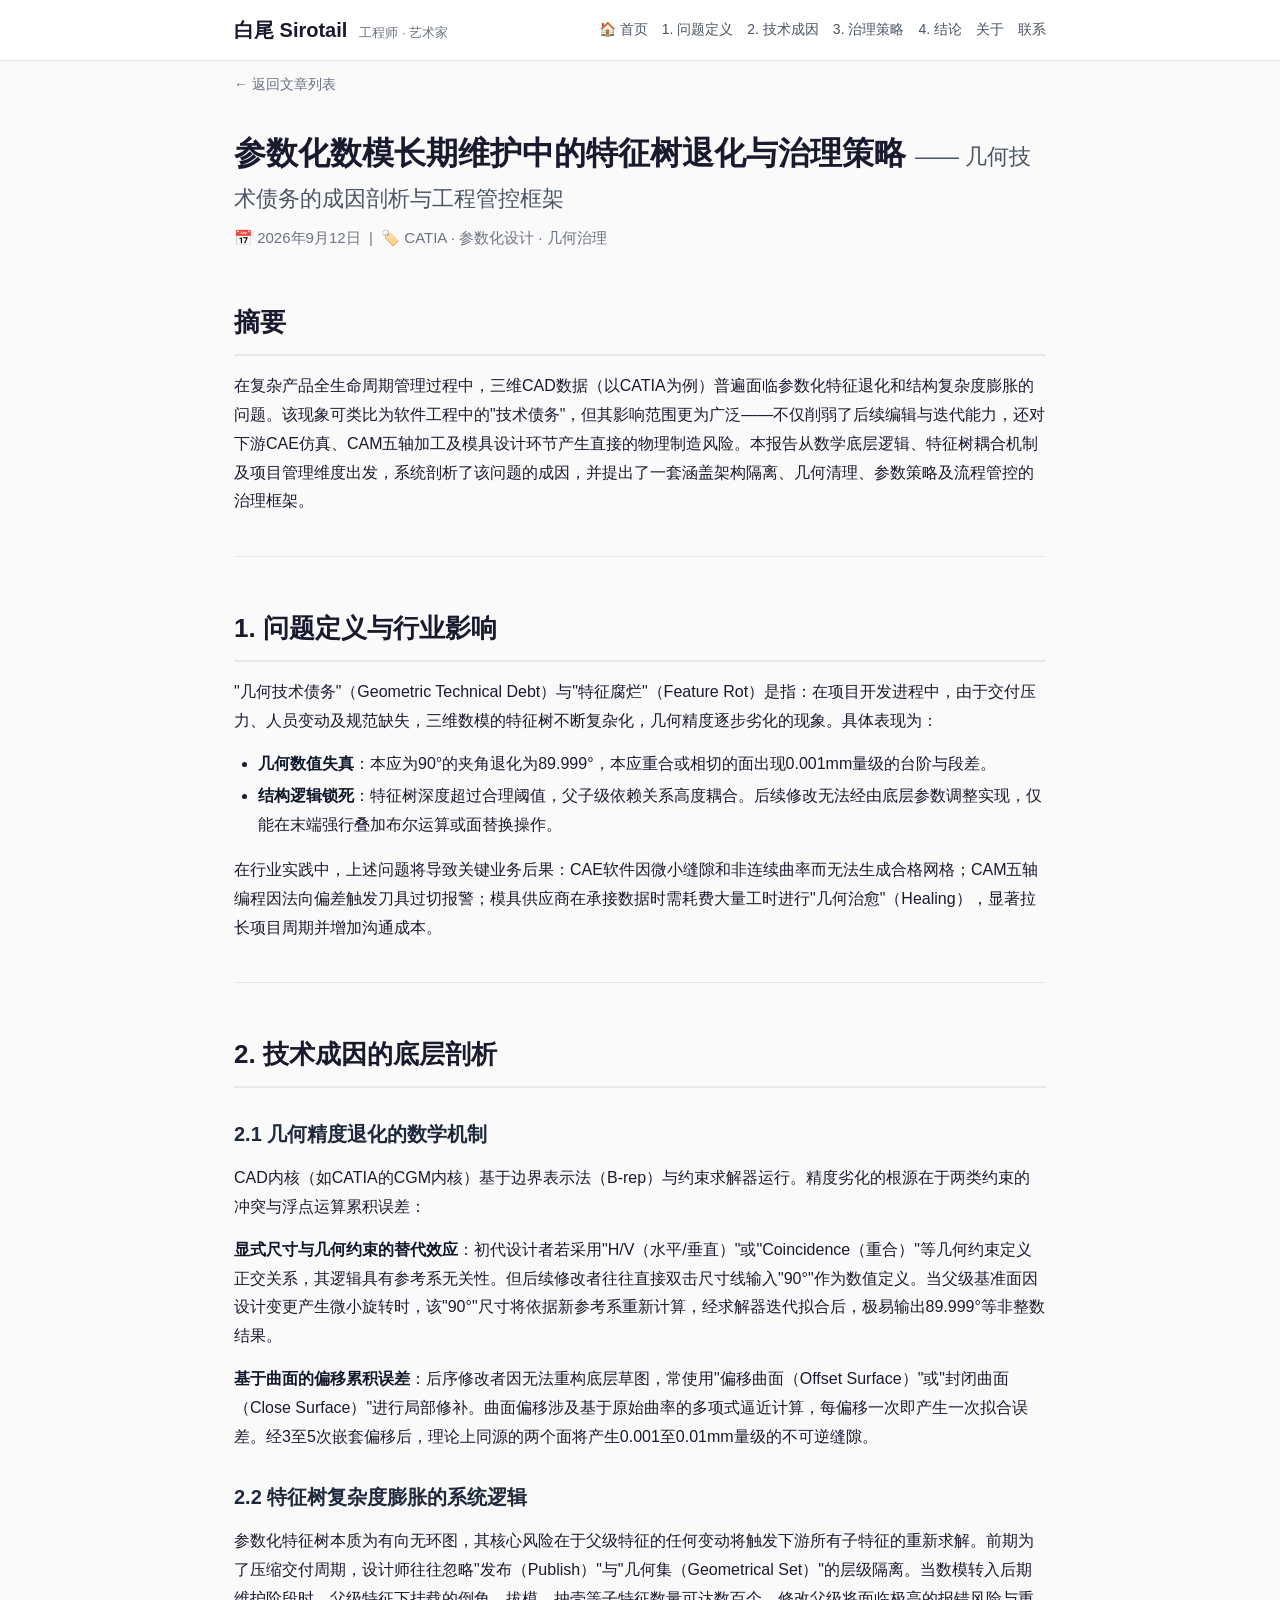
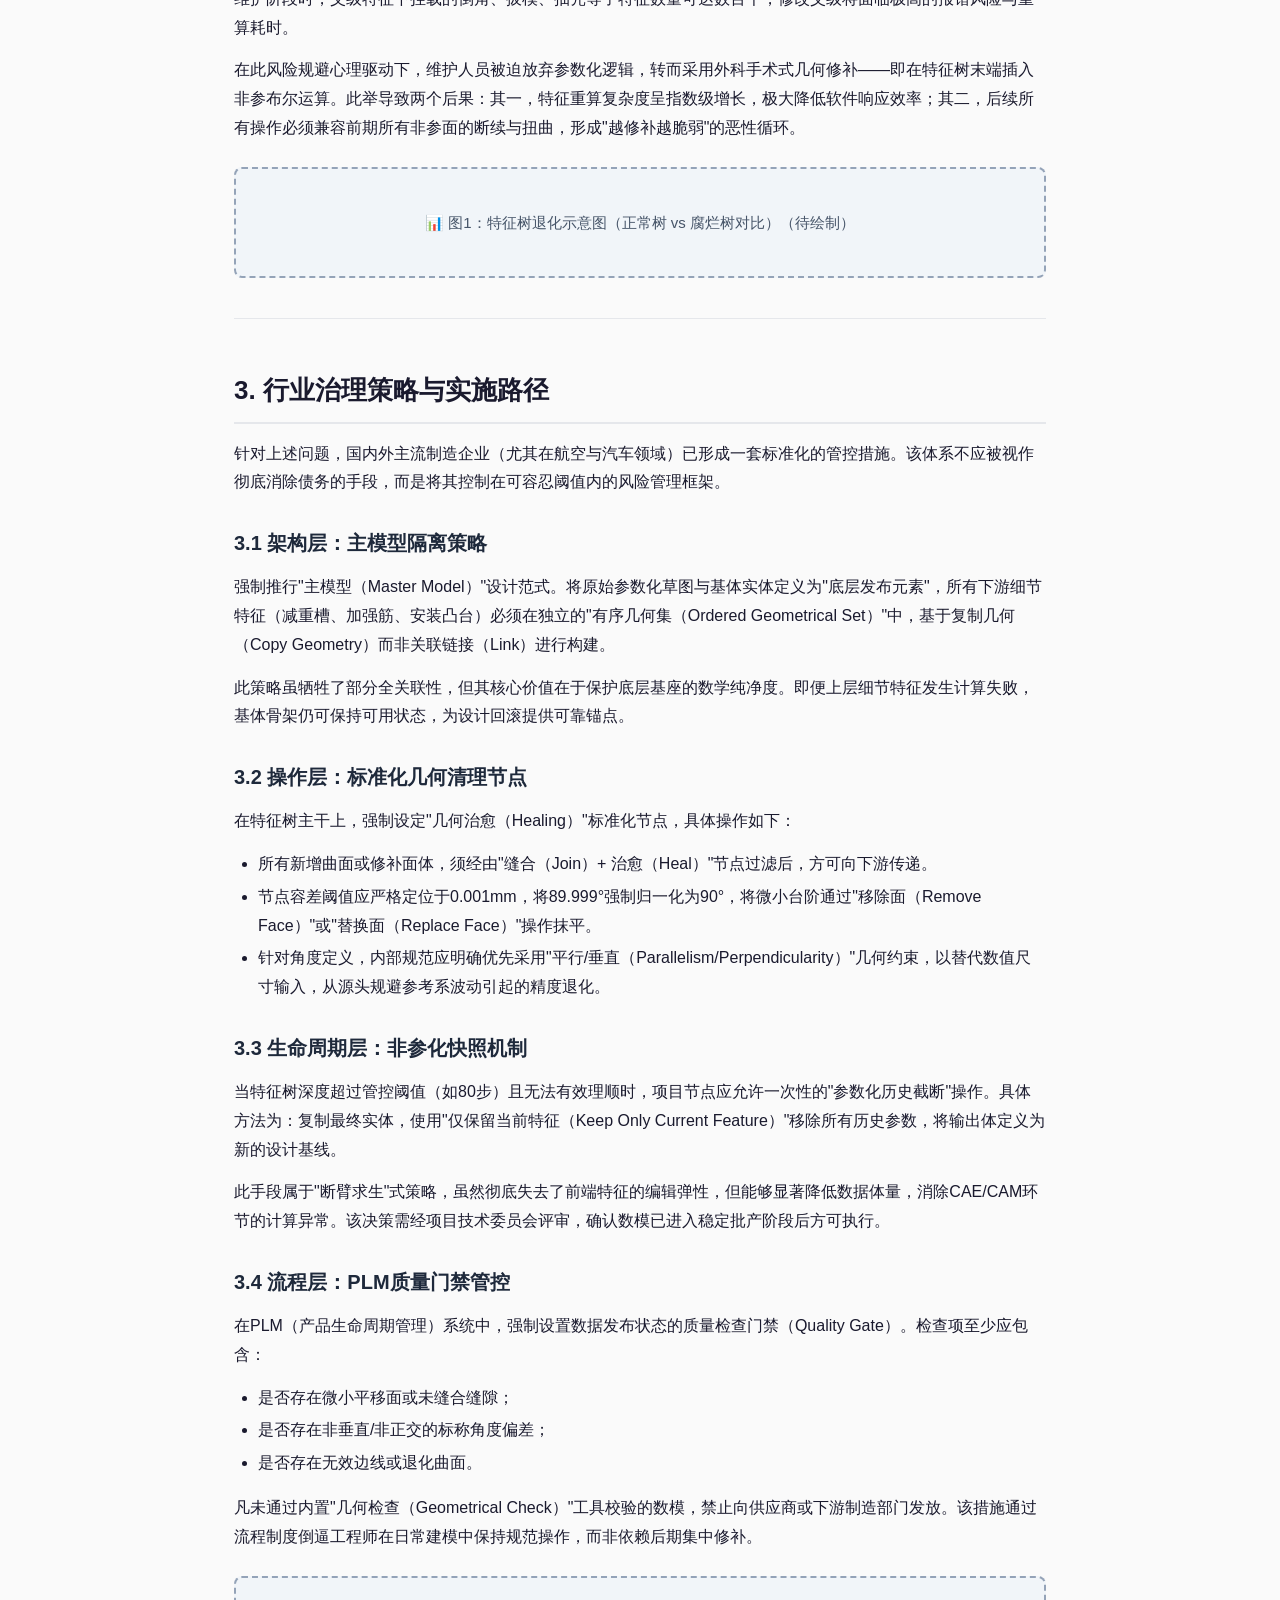
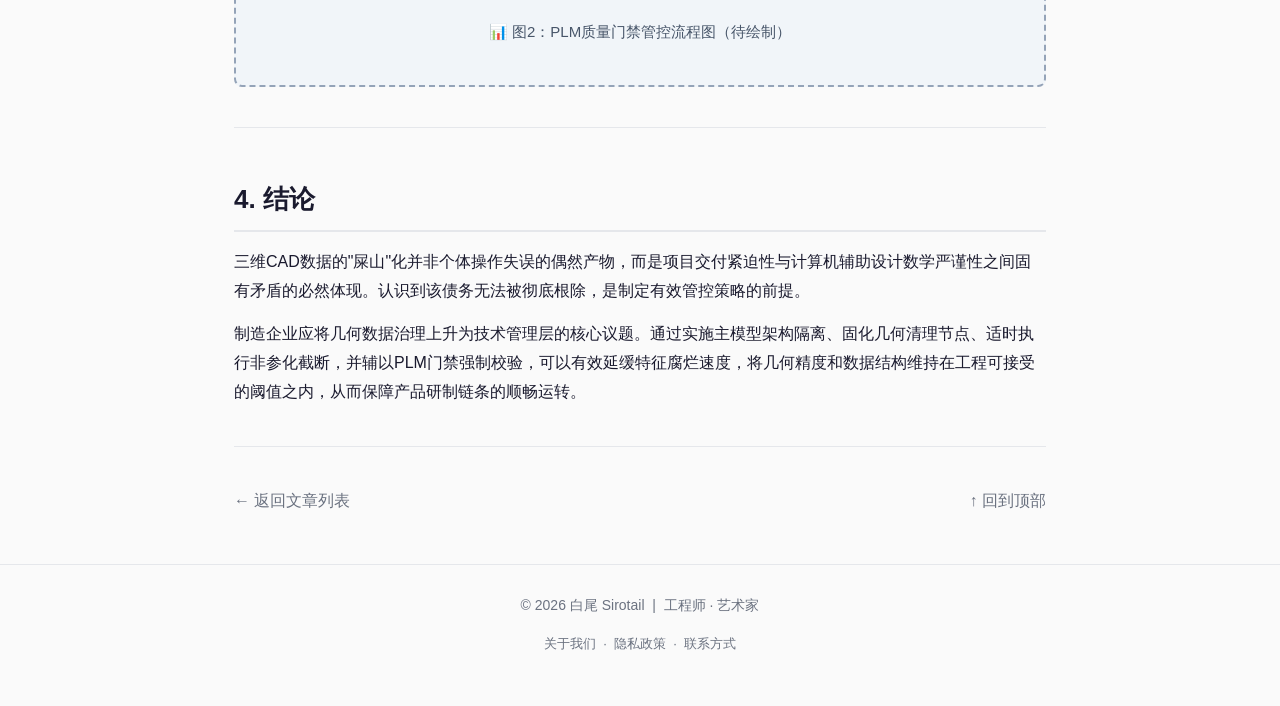
<file: posts/feature-tree-degradation.html>
<!DOCTYPE html>
<html lang="zh-CN">
<head>
    <meta charset="UTF-8" />
    <meta name="viewport" content="width=device-width, initial-scale=1.0" />
    <title>白尾 Sirotail | 参数化数模长期维护中的特征树退化与治理策略</title>
    <meta name="description" content="三维CAD数据（以CATIA为例）的参数化特征退化与结构复杂度膨胀问题——成因剖析与治理框架" />
    <link rel="stylesheet" href="../css/style.css" />
</head>
<body>

    <!-- ==================== 顶部导航 ==================== -->
    <header>
        <div class="container header-inner">
            <div class="logo">
                <a href="../index.html">白尾 Sirotail</a>
                <span class="logo-tag">工程师 · 艺术家</span>
            </div>
            <nav>
                <a href="../index.html" class="btn-home">🏠 首页</a>
                <a href="#section1">1. 问题定义</a>
                <a href="#section2">2. 技术成因</a>
                <a href="#section3">3. 治理策略</a>
                <a href="#section4">4. 结论</a>
                <a href="../about.html">关于</a>
                <a href="../contact.html">联系</a>
            </nav>
        </div>
    </header>

    <!-- ==================== 主内容 ==================== -->
    <main class="container">

        <!-- 返回链接 -->
        <a href="../index.html" class="back-link">← 返回文章列表</a>

        <!-- 文章标题 -->
        <h1>
            参数化数模长期维护中的特征树退化与治理策略
            <small>—— 几何技术债务的成因剖析与工程管控框架</small>
        </h1>
        <p class="post-meta">📅 2026年9月12日 &nbsp;|&nbsp; 🏷️ CATIA · 参数化设计 · 几何治理</p>

        <!-- ===== 摘要 ===== -->
        <section>
            <h2>摘要</h2>
            <p>在复杂产品全生命周期管理过程中，三维CAD数据（以CATIA为例）普遍面临参数化特征退化和结构复杂度膨胀的问题。该现象可类比为软件工程中的"技术债务"，但其影响范围更为广泛——不仅削弱了后续编辑与迭代能力，还对下游CAE仿真、CAM五轴加工及模具设计环节产生直接的物理制造风险。本报告从数学底层逻辑、特征树耦合机制及项目管理维度出发，系统剖析了该问题的成因，并提出了一套涵盖架构隔离、几何清理、参数策略及流程管控的治理框架。</p>
        </section>

        <hr />

        <!-- ===== 第1章 ===== -->
        <section id="section1">
            <h2>1. 问题定义与行业影响</h2>
            <p>"几何技术债务"（Geometric Technical Debt）与"特征腐烂"（Feature Rot）是指：在项目开发进程中，由于交付压力、人员变动及规范缺失，三维数模的特征树不断复杂化，几何精度逐步劣化的现象。具体表现为：</p>
            <ul>
                <li><strong>几何数值失真</strong>：本应为90°的夹角退化为89.999°，本应重合或相切的面出现0.001mm量级的台阶与段差。</li>
                <li><strong>结构逻辑锁死</strong>：特征树深度超过合理阈值，父子级依赖关系高度耦合。后续修改无法经由底层参数调整实现，仅能在末端强行叠加布尔运算或面替换操作。</li>
            </ul>
            <p>在行业实践中，上述问题将导致关键业务后果：CAE软件因微小缝隙和非连续曲率而无法生成合格网格；CAM五轴编程因法向偏差触发刀具过切报警；模具供应商在承接数据时需耗费大量工时进行"几何治愈"（Healing），显著拉长项目周期并增加沟通成本。</p>
        </section>

        <hr />

        <!-- ===== 第2章 ===== -->
        <section id="section2">
            <h2>2. 技术成因的底层剖析</h2>

            <h3>2.1 几何精度退化的数学机制</h3>
            <p>CAD内核（如CATIA的CGM内核）基于边界表示法（B-rep）与约束求解器运行。精度劣化的根源在于两类约束的冲突与浮点运算累积误差：</p>

            <p><strong>显式尺寸与几何约束的替代效应</strong>：初代设计者若采用"H/V（水平/垂直）"或"Coincidence（重合）"等几何约束定义正交关系，其逻辑具有参考系无关性。但后续修改者往往直接双击尺寸线输入"90°"作为数值定义。当父级基准面因设计变更产生微小旋转时，该"90°"尺寸将依据新参考系重新计算，经求解器迭代拟合后，极易输出89.999°等非整数结果。</p>

            <p><strong>基于曲面的偏移累积误差</strong>：后序修改者因无法重构底层草图，常使用"偏移曲面（Offset Surface）"或"封闭曲面（Close Surface）"进行局部修补。曲面偏移涉及基于原始曲率的多项式逼近计算，每偏移一次即产生一次拟合误差。经3至5次嵌套偏移后，理论上同源的两个面将产生0.001至0.01mm量级的不可逆缝隙。</p>

            <h3>2.2 特征树复杂度膨胀的系统逻辑</h3>
            <p>参数化特征树本质为有向无环图，其核心风险在于父级特征的任何变动将触发下游所有子特征的重新求解。前期为了压缩交付周期，设计师往往忽略"发布（Publish）"与"几何集（Geometrical Set）"的层级隔离。当数模转入后期维护阶段时，父级特征下挂载的倒角、拔模、抽壳等子特征数量可达数百个，修改父级将面临极高的报错风险与重算耗时。</p>
            <p>在此风险规避心理驱动下，维护人员被迫放弃参数化逻辑，转而采用外科手术式几何修补——即在特征树末端插入非参布尔运算。此举导致两个后果：其一，特征重算复杂度呈指数级增长，极大降低软件响应效率；其二，后续所有操作必须兼容前期所有非参面的断续与扭曲，形成"越修补越脆弱"的恶性循环。</p>

            <!-- 图片占位 -->
            <div class="img-placeholder">
                📊 图1：特征树退化示意图（正常树 vs 腐烂树对比）（待绘制）
            </div>
        </section>

        <hr />

        <!-- ===== 第3章 ===== -->
        <section id="section3">
            <h2>3. 行业治理策略与实施路径</h2>
            <p>针对上述问题，国内外主流制造企业（尤其在航空与汽车领域）已形成一套标准化的管控措施。该体系不应被视作彻底消除债务的手段，而是将其控制在可容忍阈值内的风险管理框架。</p>

            <h3>3.1 架构层：主模型隔离策略</h3>
            <p>强制推行"主模型（Master Model）"设计范式。将原始参数化草图与基体实体定义为"底层发布元素"，所有下游细节特征（减重槽、加强筋、安装凸台）必须在独立的"有序几何集（Ordered Geometrical Set）"中，基于复制几何（Copy Geometry）而非关联链接（Link）进行构建。</p>
            <p>此策略虽牺牲了部分全关联性，但其核心价值在于保护底层基座的数学纯净度。即便上层细节特征发生计算失败，基体骨架仍可保持可用状态，为设计回滚提供可靠锚点。</p>

            <h3>3.2 操作层：标准化几何清理节点</h3>
            <p>在特征树主干上，强制设定"几何治愈（Healing）"标准化节点，具体操作如下：</p>
            <ul>
                <li>所有新增曲面或修补面体，须经由"缝合（Join）+ 治愈（Heal）"节点过滤后，方可向下游传递。</li>
                <li>节点容差阈值应严格定位于0.001mm，将89.999°强制归一化为90°，将微小台阶通过"移除面（Remove Face）"或"替换面（Replace Face）"操作抹平。</li>
                <li>针对角度定义，内部规范应明确优先采用"平行/垂直（Parallelism/Perpendicularity）"几何约束，以替代数值尺寸输入，从源头规避参考系波动引起的精度退化。</li>
            </ul>

            <h3>3.3 生命周期层：非参化快照机制</h3>
            <p>当特征树深度超过管控阈值（如80步）且无法有效理顺时，项目节点应允许一次性的"参数化历史截断"操作。具体方法为：复制最终实体，使用"仅保留当前特征（Keep Only Current Feature）"移除所有历史参数，将输出体定义为新的设计基线。</p>
            <p>此手段属于"断臂求生"式策略，虽然彻底失去了前端特征的编辑弹性，但能够显著降低数据体量，消除CAE/CAM环节的计算异常。该决策需经项目技术委员会评审，确认数模已进入稳定批产阶段后方可执行。</p>

            <h3>3.4 流程层：PLM质量门禁管控</h3>
            <p>在PLM（产品生命周期管理）系统中，强制设置数据发布状态的质量检查门禁（Quality Gate）。检查项至少应包含：</p>
            <ul>
                <li>是否存在微小平移面或未缝合缝隙；</li>
                <li>是否存在非垂直/非正交的标称角度偏差；</li>
                <li>是否存在无效边线或退化曲面。</li>
            </ul>
            <p>凡未通过内置"几何检查（Geometrical Check）"工具校验的数模，禁止向供应商或下游制造部门发放。该措施通过流程制度倒逼工程师在日常建模中保持规范操作，而非依赖后期集中修补。</p>

            <!-- 图片占位 -->
            <div class="img-placeholder">
                📊 图2：PLM质量门禁管控流程图（待绘制）
            </div>
        </section>

        <hr />

        <!-- ===== 第4章 ===== -->
        <section id="section4">
            <h2>4. 结论</h2>
            <p>三维CAD数据的"屎山"化并非个体操作失误的偶然产物，而是项目交付紧迫性与计算机辅助设计数学严谨性之间固有矛盾的必然体现。认识到该债务无法被彻底根除，是制定有效管控策略的前提。</p>
            <p>制造企业应将几何数据治理上升为技术管理层的核心议题。通过实施主模型架构隔离、固化几何清理节点、适时执行非参化截断，并辅以PLM门禁强制校验，可以有效延缓特征腐烂速度，将几何精度和数据结构维持在工程可接受的阈值之内，从而保障产品研制链条的顺畅运转。</p>
        </section>

        <hr />

        <!-- 文章底部导航 -->
        <div style="display:flex; justify-content:space-between; flex-wrap:wrap; gap:12px;">
            <a href="../index.html" style="color:#6b7280;">← 返回文章列表</a>
            <a href="#" onclick="window.scrollTo({top:0,behavior:'smooth'});return false;" style="color:#6b7280;">↑ 回到顶部</a>
        </div>

    </main>

    <!-- ==================== 底部 ==================== -->
    <footer>
        <div class="container">
            <p>© 2026 白尾 Sirotail &nbsp;|&nbsp; 工程师 · 艺术家</p>
            <p style="font-size:13px; margin-top:6px;">
                <a href="../about.html">关于我们</a> &nbsp;·&nbsp;
                <a href="../privacy.html">隐私政策</a> &nbsp;·&nbsp;
                <a href="../contact.html">联系方式</a>
            </p>
        </div>
    </footer>

</body>
</html>
</file>
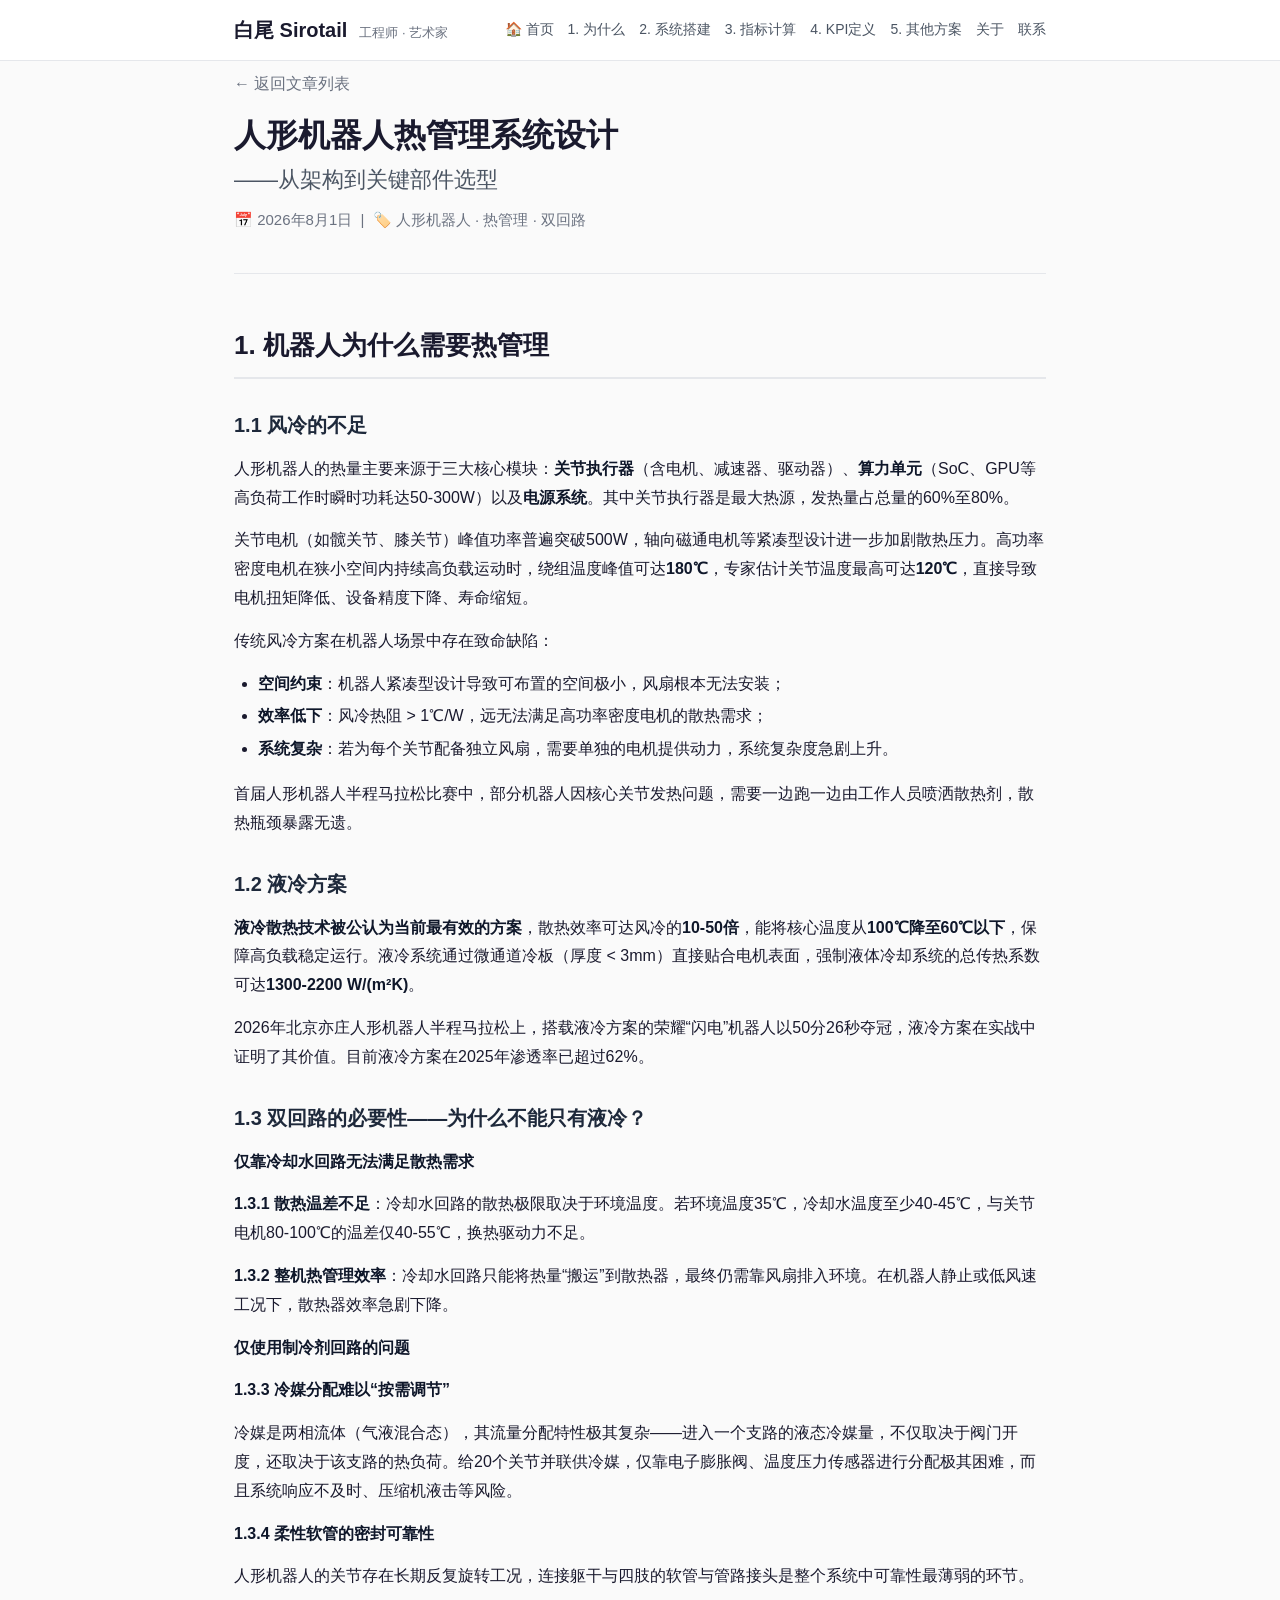
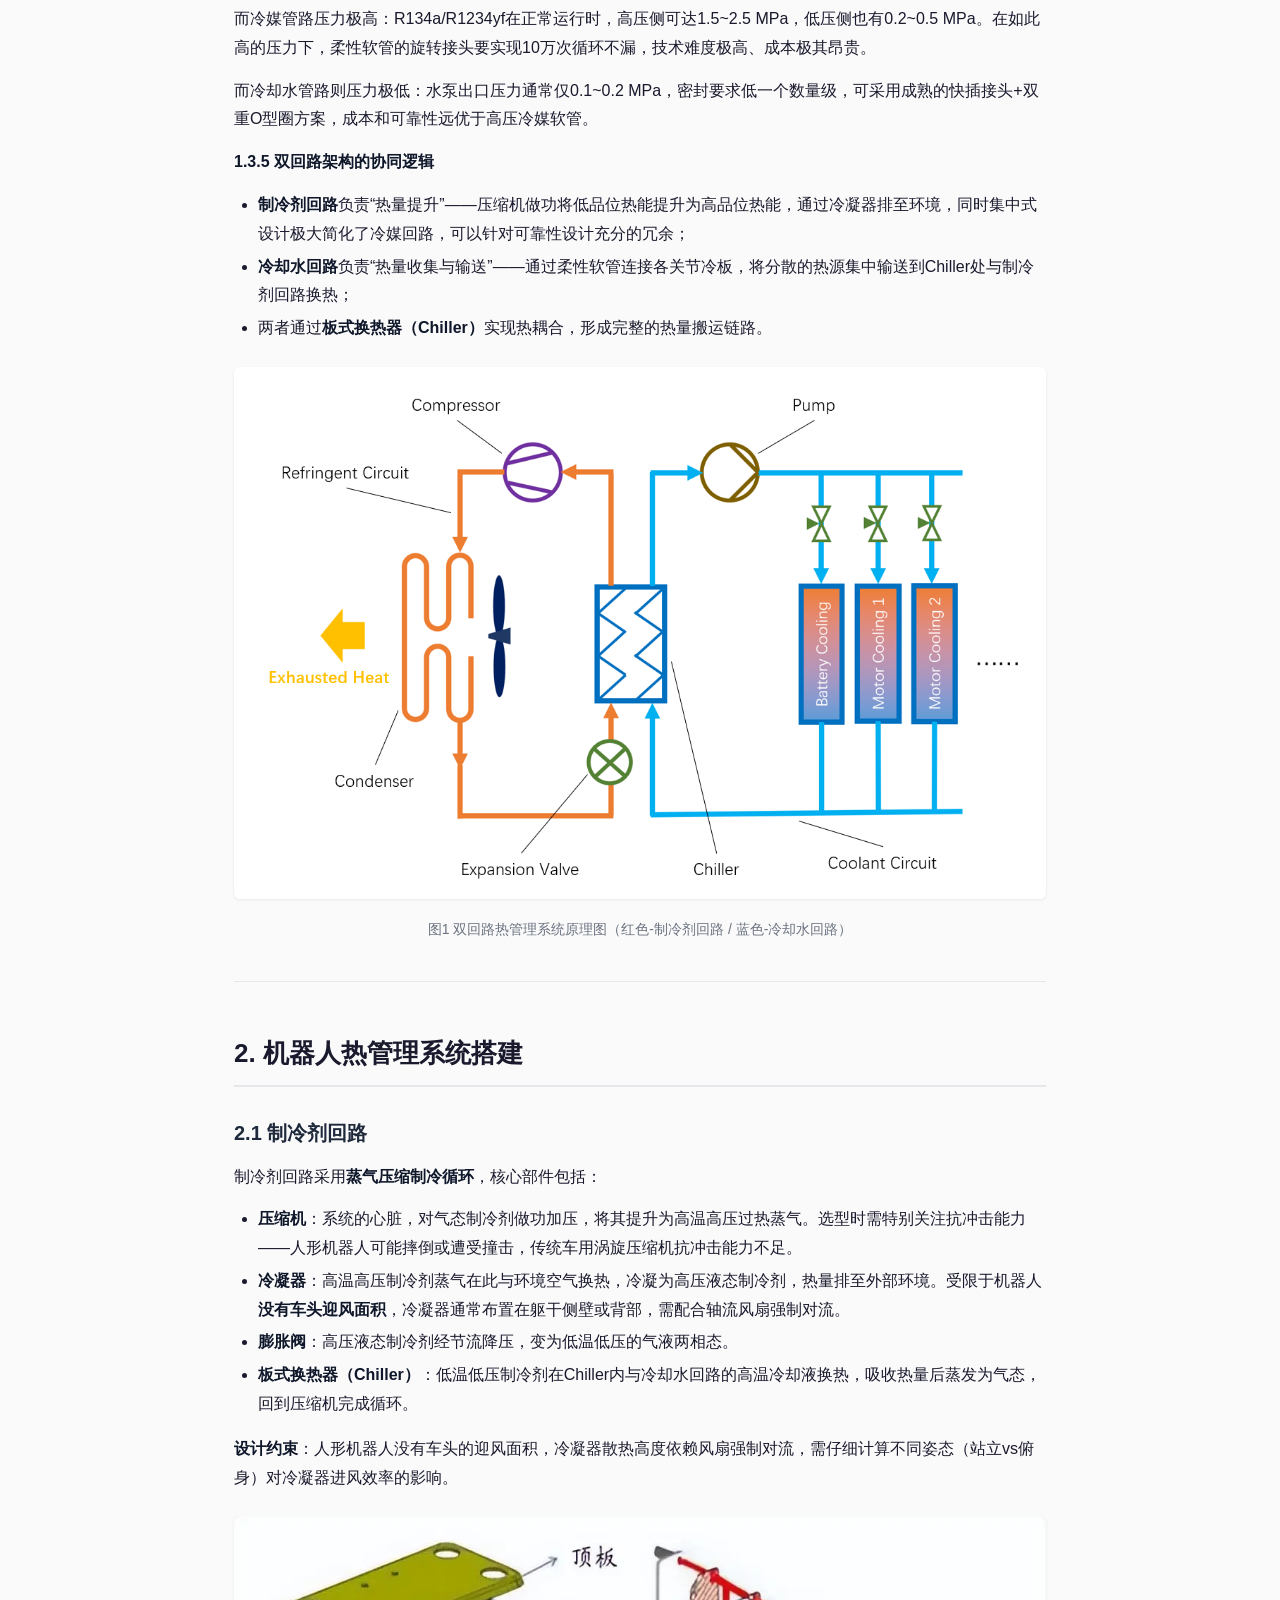
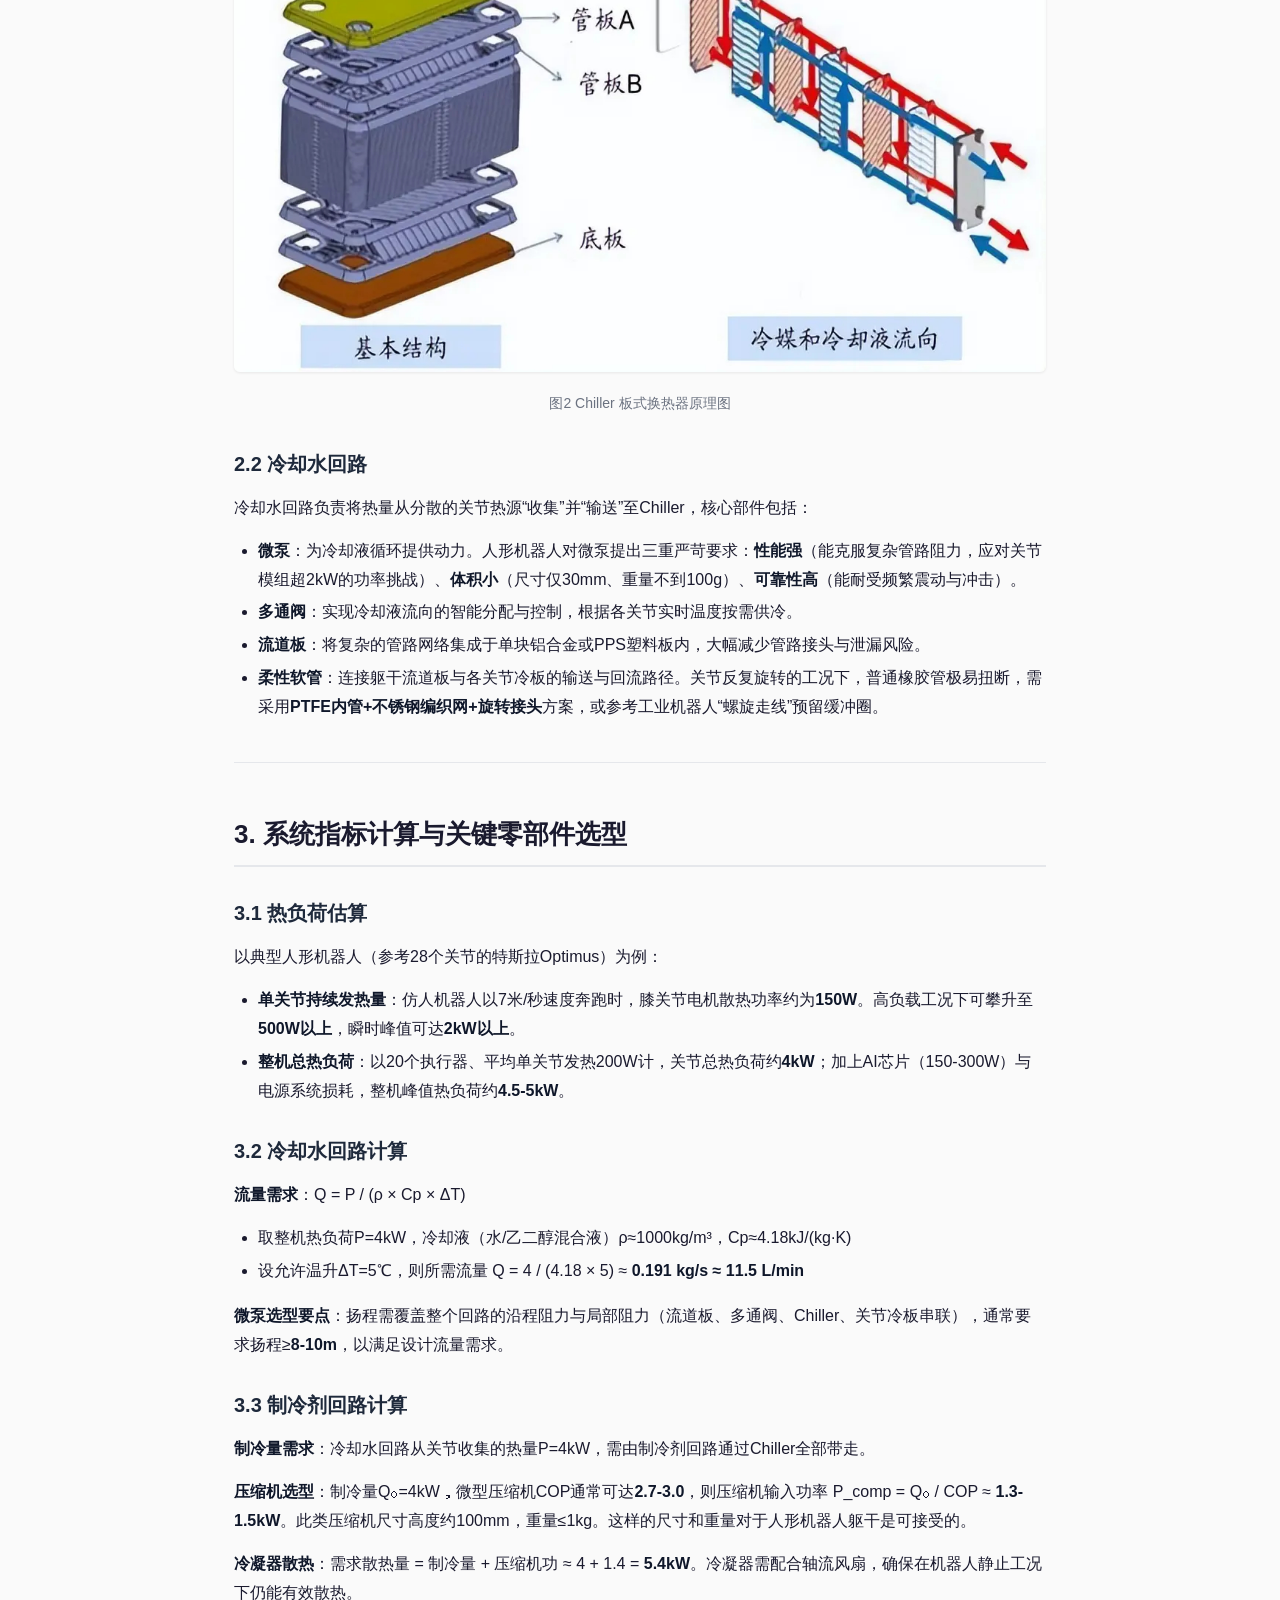
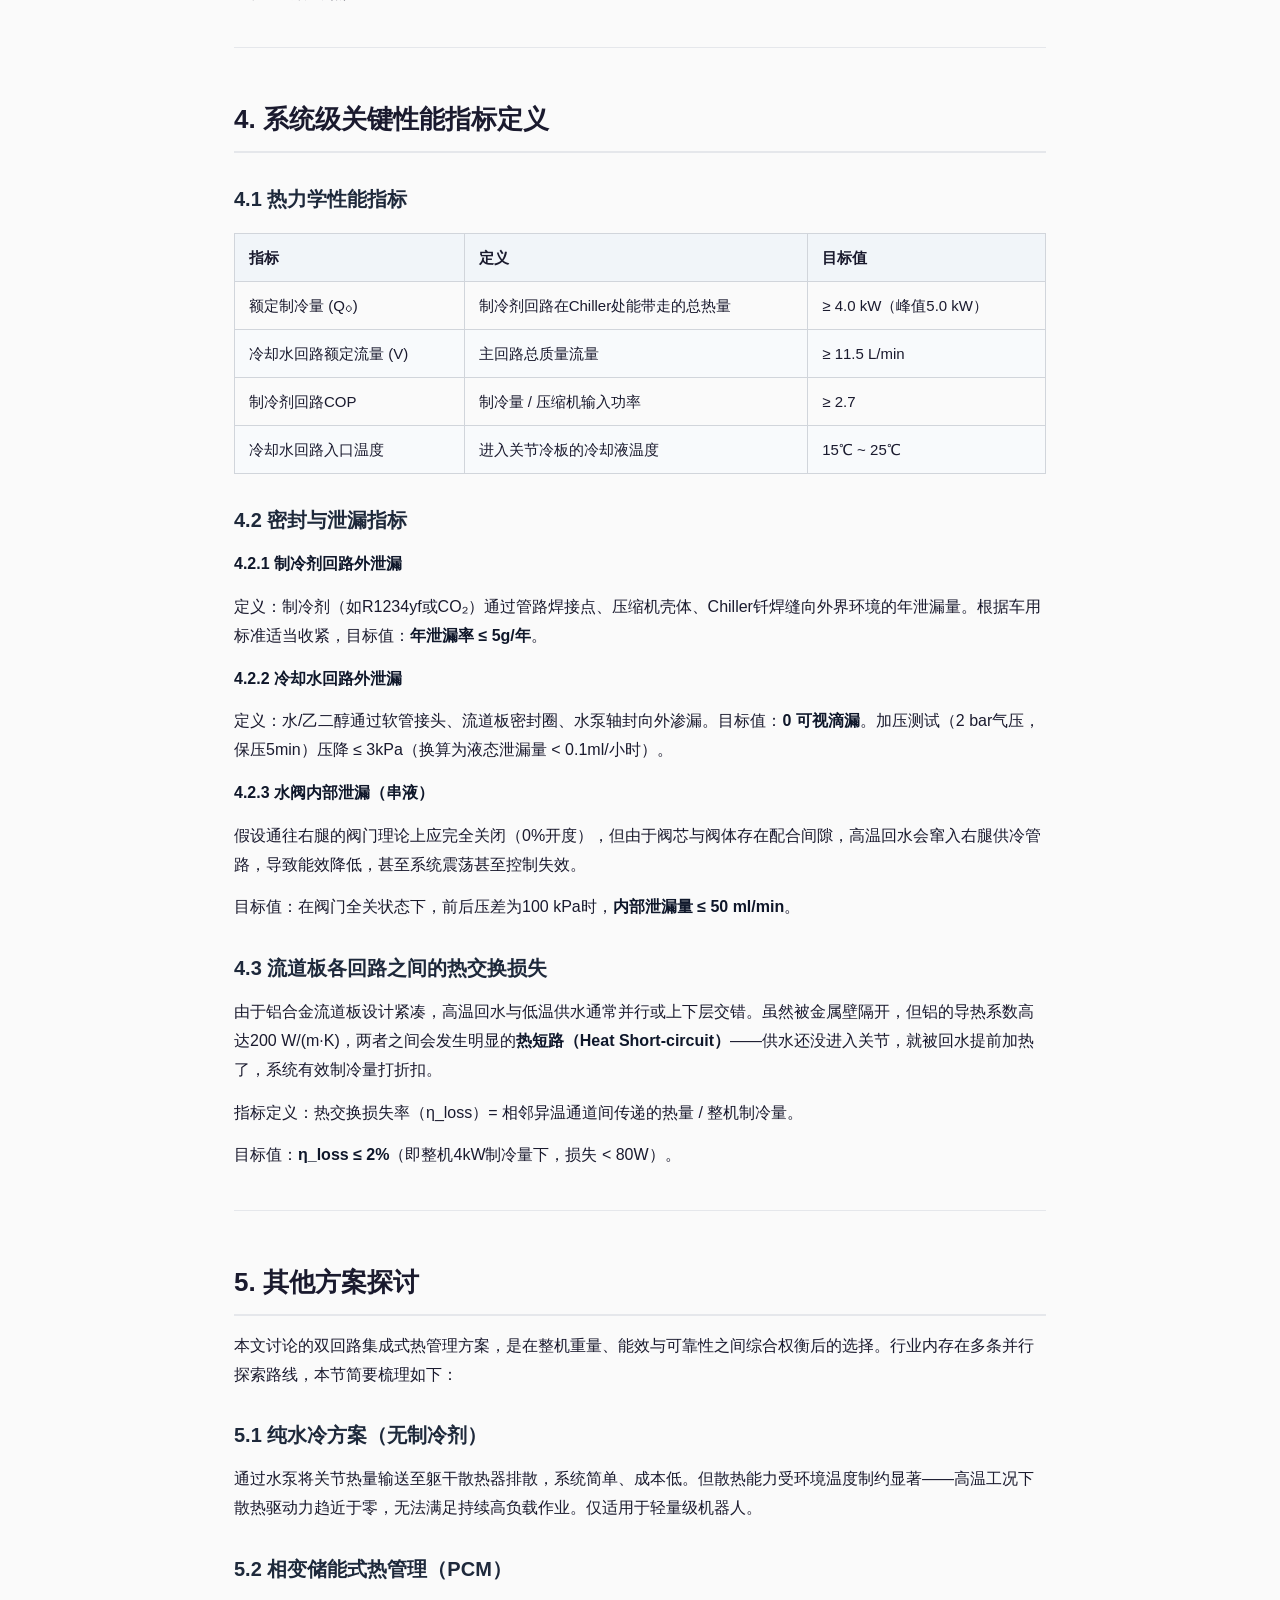
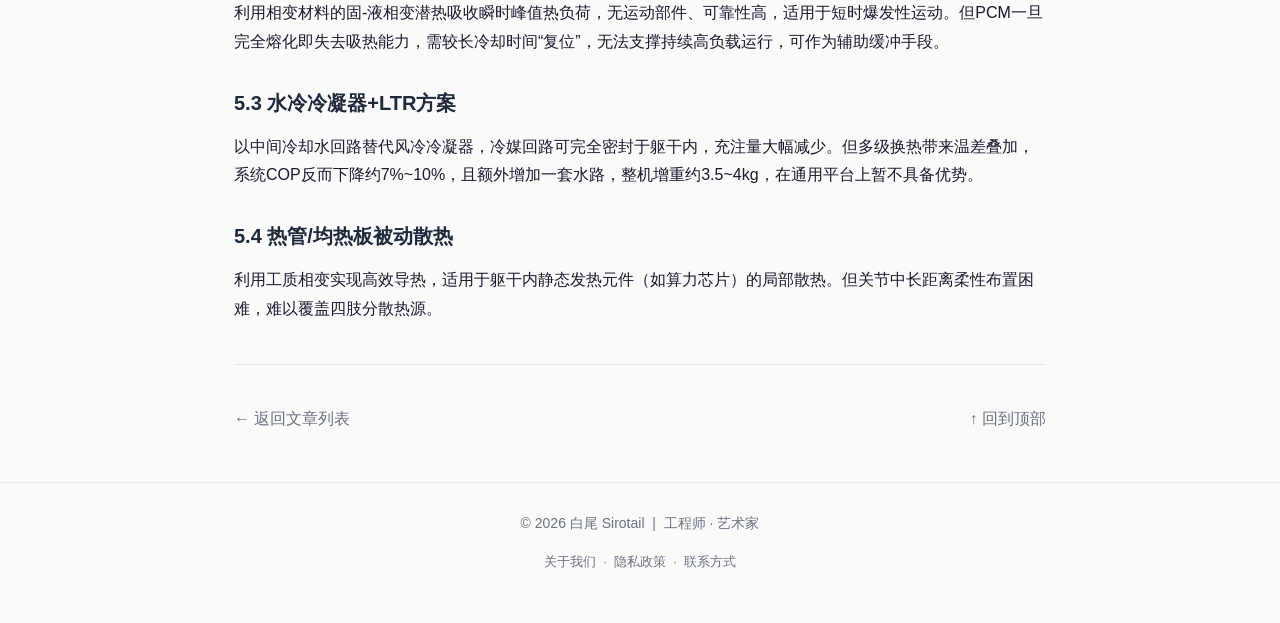
<file: posts/thermal-management.html>
<!DOCTYPE html>
<html lang="zh-CN">
<head>
    <meta charset="UTF-8" />
    <meta name="viewport" content="width=device-width, initial-scale=1.0" />
    <title>白尾 Sirotail | 人形机器人热管理系统设计</title>
    <meta name="description" content="人形机器人热管理系统设计——从架构到关键部件选型" />
    <link rel="stylesheet" href="../css/style.css" />
    <style>
        /* 图片与图注（与椭圆齿轮文章保持一致） */
        .fig-block {
            margin: 24px 0 32px;
            text-align: center;
        }
        .fig-block img {
            max-width: 100%;
            height: auto;
            border-radius: 6px;
            box-shadow: 0 1px 3px rgba(0, 0, 0, 0.08);
        }
        .fig-block figcaption {
            margin-top: 10px;
            color: #6b7280;
            font-size: 14px;
            line-height: 1.6;
        }
    </style>
</head>
<body>

    <!-- ==================== 顶部导航 ==================== -->
    <header>
        <div class="container header-inner">
            <div class="logo">
                <a href="../index.html">白尾 Sirotail</a>
                <span class="logo-tag">工程师 · 艺术家</span>
            </div>
            <nav>
                <a href="../index.html" class="btn-home">🏠 首页</a>
                <a href="#section1">1. 为什么</a>
                <a href="#section2">2. 系统搭建</a>
                <a href="#section3">3. 指标计算</a>
                <a href="#section4">4. KPI定义</a>
                <a href="#section5">5. 其他方案</a>
                <a href="../about.html">关于</a>
                <a href="../contact.html">联系</a>
            </nav>
        </div>
    </header>

    <!-- ==================== 主内容 ==================== -->
    <main class="container">

        <!-- 返回链接 -->
        <p style="margin-bottom:16px;">
            <a href="../index.html" style="color:#6b7280;">← 返回文章列表</a>
        </p>

        <!-- 文章标题 -->
        <h1>人形机器人热管理系统设计<br /><small>——从架构到关键部件选型</small></h1>
        <p class="post-meta">📅 2026年8月1日 &nbsp;|&nbsp; 🏷️ 人形机器人 · 热管理 · 双回路</p>
        <hr />

        <!-- ===== 第1章 ===== -->
        <section id="section1">
            <h2>1. 机器人为什么需要热管理</h2>

            <h3>1.1 风冷的不足</h3>
            <p>人形机器人的热量主要来源于三大核心模块：<strong>关节执行器</strong>（含电机、减速器、驱动器）、<strong>算力单元</strong>（SoC、GPU等高负荷工作时瞬时功耗达50-300W）以及<strong>电源系统</strong>。其中关节执行器是最大热源，发热量占总量的60%至80%。</p>
            <p>关节电机（如髋关节、膝关节）峰值功率普遍突破500W，轴向磁通电机等紧凑型设计进一步加剧散热压力。高功率密度电机在狭小空间内持续高负载运动时，绕组温度峰值可达<strong>180℃</strong>，专家估计关节温度最高可达<strong>120℃</strong>，直接导致电机扭矩降低、设备精度下降、寿命缩短。</p>
            <p>传统风冷方案在机器人场景中存在致命缺陷：</p>
            <ul>
                <li><strong>空间约束</strong>：机器人紧凑型设计导致可布置的空间极小，风扇根本无法安装；</li>
                <li><strong>效率低下</strong>：风冷热阻 &gt; 1℃/W，远无法满足高功率密度电机的散热需求；</li>
                <li><strong>系统复杂</strong>：若为每个关节配备独立风扇，需要单独的电机提供动力，系统复杂度急剧上升。</li>
            </ul>
            <p>首届人形机器人半程马拉松比赛中，部分机器人因核心关节发热问题，需要一边跑一边由工作人员喷洒散热剂，散热瓶颈暴露无遗。</p>

            <h3>1.2 液冷方案</h3>
            <p><strong>液冷散热技术被公认为当前最有效的方案</strong>，散热效率可达风冷的<strong>10-50倍</strong>，能将核心温度从<strong>100℃降至60℃以下</strong>，保障高负载稳定运行。液冷系统通过微通道冷板（厚度 &lt; 3mm）直接贴合电机表面，强制液体冷却系统的总传热系数可达<strong>1300-2200 W/(m²K)</strong>。</p>
            <p>2026年北京亦庄人形机器人半程马拉松上，搭载液冷方案的荣耀“闪电”机器人以50分26秒夺冠，液冷方案在实战中证明了其价值。目前液冷方案在2025年渗透率已超过62%。</p>

            <h3>1.3 双回路的必要性——为什么不能只有液冷？</h3>
            <p><strong>仅靠冷却水回路无法满足散热需求</strong></p>
            <p><strong>1.3.1 散热温差不足</strong>：冷却水回路的散热极限取决于环境温度。若环境温度35℃，冷却水温度至少40-45℃，与关节电机80-100℃的温差仅40-55℃，换热驱动力不足。</p>
            <p><strong>1.3.2 整机热管理效率</strong>：冷却水回路只能将热量“搬运”到散热器，最终仍需靠风扇排入环境。在机器人静止或低风速工况下，散热器效率急剧下降。</p>

            <p><strong>仅使用制冷剂回路的问题</strong></p>
            <p><strong>1.3.3 冷媒分配难以“按需调节”</strong></p>
            <p>冷媒是两相流体（气液混合态），其流量分配特性极其复杂——进入一个支路的液态冷媒量，不仅取决于阀门开度，还取决于该支路的热负荷。给20个关节并联供冷媒，仅靠电子膨胀阀、温度压力传感器进行分配极其困难，而且系统响应不及时、压缩机液击等风险。</p>

            <p><strong>1.3.4 柔性软管的密封可靠性</strong></p>
            <p>人形机器人的关节存在长期反复旋转工况，连接躯干与四肢的软管与管路接头是整个系统中可靠性最薄弱的环节。</p>
            <p>而冷媒管路压力极高：R134a/R1234yf在正常运行时，高压侧可达1.5~2.5 MPa，低压侧也有0.2~0.5 MPa。在如此高的压力下，柔性软管的旋转接头要实现10万次循环不漏，技术难度极高、成本极其昂贵。</p>
            <p>而冷却水管路则压力极低：水泵出口压力通常仅0.1~0.2 MPa，密封要求低一个数量级，可采用成熟的快插接头+双重O型圈方案，成本和可靠性远优于高压冷媒软管。</p>

            <p><strong>1.3.5 双回路架构的协同逻辑</strong></p>
            <ul>
                <li><strong>制冷剂回路</strong>负责“热量提升”——压缩机做功将低品位热能提升为高品位热能，通过冷凝器排至环境，同时集中式设计极大简化了冷媒回路，可以针对可靠性设计充分的冗余；</li>
                <li><strong>冷却水回路</strong>负责“热量收集与输送”——通过柔性软管连接各关节冷板，将分散的热源集中输送到Chiller处与制冷剂回路换热；</li>
                <li>两者通过<strong>板式换热器（Chiller）</strong>实现热耦合，形成完整的热量搬运链路。</li>
            </ul>

            <!-- 图1：双回路热管理系统原理图 -->
            <figure class="fig-block">
                <img src="images/thermal-management/fig1-dual-loop-schematic.png" alt="双回路热管理系统原理图（红色-制冷剂回路 / 蓝色-冷却水回路）" loading="lazy" />
                <figcaption>图1 双回路热管理系统原理图（红色-制冷剂回路 / 蓝色-冷却水回路）</figcaption>
            </figure>
        </section>

        <hr />

        <!-- ===== 第2章 ===== -->
        <section id="section2">
            <h2>2. 机器人热管理系统搭建</h2>

            <h3>2.1 制冷剂回路</h3>
            <p>制冷剂回路采用<strong>蒸气压缩制冷循环</strong>，核心部件包括：</p>
            <ul>
                <li><strong>压缩机</strong>：系统的心脏，对气态制冷剂做功加压，将其提升为高温高压过热蒸气。选型时需特别关注抗冲击能力——人形机器人可能摔倒或遭受撞击，传统车用涡旋压缩机抗冲击能力不足。</li>
                <li><strong>冷凝器</strong>：高温高压制冷剂蒸气在此与环境空气换热，冷凝为高压液态制冷剂，热量排至外部环境。受限于机器人<strong>没有车头迎风面积</strong>，冷凝器通常布置在躯干侧壁或背部，需配合轴流风扇强制对流。</li>
                <li><strong>膨胀阀</strong>：高压液态制冷剂经节流降压，变为低温低压的气液两相态。</li>
                <li><strong>板式换热器（Chiller）</strong>：低温低压制冷剂在Chiller内与冷却水回路的高温冷却液换热，吸收热量后蒸发为气态，回到压缩机完成循环。</li>
            </ul>
            <p><strong>设计约束</strong>：人形机器人没有车头的迎风面积，冷凝器散热高度依赖风扇强制对流，需仔细计算不同姿态（站立vs俯身）对冷凝器进风效率的影响。</p>

            <!-- 图2：Chiller 板式换热器原理图 -->
            <figure class="fig-block">
                <img src="images/thermal-management/fig2-chiller-schematic.png" alt="Chiller 板式换热器原理图" loading="lazy" />
                <figcaption>图2 Chiller 板式换热器原理图</figcaption>
            </figure>

            <h3>2.2 冷却水回路</h3>
            <p>冷却水回路负责将热量从分散的关节热源“收集”并“输送”至Chiller，核心部件包括：</p>
            <ul>
                <li><strong>微泵</strong>：为冷却液循环提供动力。人形机器人对微泵提出三重严苛要求：<strong>性能强</strong>（能克服复杂管路阻力，应对关节模组超2kW的功率挑战）、<strong>体积小</strong>（尺寸仅30mm、重量不到100g）、<strong>可靠性高</strong>（能耐受频繁震动与冲击）。</li>
                <li><strong>多通阀</strong>：实现冷却液流向的智能分配与控制，根据各关节实时温度按需供冷。</li>
                <li><strong>流道板</strong>：将复杂的管路网络集成于单块铝合金或PPS塑料板内，大幅减少管路接头与泄漏风险。</li>
                <li><strong>柔性软管</strong>：连接躯干流道板与各关节冷板的输送与回流路径。关节反复旋转的工况下，普通橡胶管极易扭断，需采用<strong>PTFE内管+不锈钢编织网+旋转接头</strong>方案，或参考工业机器人“螺旋走线”预留缓冲圈。</li>
            </ul>
        </section>

        <hr />

        <!-- ===== 第3章 ===== -->
        <section id="section3">
            <h2>3. 系统指标计算与关键零部件选型</h2>

            <h3>3.1 热负荷估算</h3>
            <p>以典型人形机器人（参考28个关节的特斯拉Optimus）为例：</p>
            <ul>
                <li><strong>单关节持续发热量</strong>：仿人机器人以7米/秒速度奔跑时，膝关节电机散热功率约为<strong>150W</strong>。高负载工况下可攀升至<strong>500W以上</strong>，瞬时峰值可达<strong>2kW以上</strong>。</li>
                <li><strong>整机总热负荷</strong>：以20个执行器、平均单关节发热200W计，关节总热负荷约<strong>4kW</strong>；加上AI芯片（150-300W）与电源系统损耗，整机峰值热负荷约<strong>4.5-5kW</strong>。</li>
            </ul>

            <h3>3.2 冷却水回路计算</h3>
            <p><strong>流量需求</strong>：Q = P / (ρ × Cp × ΔT)</p>
            <ul>
                <li>取整机热负荷P=4kW，冷却液（水/乙二醇混合液）ρ≈1000kg/m³，Cp≈4.18kJ/(kg·K)</li>
                <li>设允许温升ΔT=5℃，则所需流量 Q = 4 / (4.18 × 5) ≈ <strong>0.191 kg/s ≈ 11.5 L/min</strong></li>
            </ul>
            <p><strong>微泵选型要点</strong>：扬程需覆盖整个回路的沿程阻力与局部阻力（流道板、多通阀、Chiller、关节冷板串联），通常要求扬程≥<strong>8-10m</strong>，以满足设计流量需求。</p>

            <h3>3.3 制冷剂回路计算</h3>
            <p><strong>制冷量需求</strong>：冷却水回路从关节收集的热量P=4kW，需由制冷剂回路通过Chiller全部带走。</p>
            <p><strong>压缩机选型</strong>：制冷量Q₀=4kW，微型压缩机COP通常可达<strong>2.7-3.0</strong>，则压缩机输入功率 P_comp = Q₀ / COP ≈ <strong>1.3-1.5kW</strong>。此类压缩机尺寸高度约100mm，重量≤1kg。这样的尺寸和重量对于人形机器人躯干是可接受的。</p>
            <p><strong>冷凝器散热</strong>：需求散热量 = 制冷量 + 压缩机功 ≈ 4 + 1.4 = <strong>5.4kW</strong>。冷凝器需配合轴流风扇，确保在机器人静止工况下仍能有效散热。</p>
        </section>

        <hr />

        <!-- ===== 第4章 ===== -->
        <section id="section4">
            <h2>4. 系统级关键性能指标定义</h2>

            <h3>4.1 热力学性能指标</h3>
            <div class="table-wrap">
                <table>
                    <thead>
                        <tr><th>指标</th><th>定义</th><th>目标值</th></tr>
                    </thead>
                    <tbody>
                        <tr><td>额定制冷量 (Q₀)</td><td>制冷剂回路在Chiller处能带走的总热量</td><td>≥ 4.0 kW（峰值5.0 kW）</td></tr>
                        <tr><td>冷却水回路额定流量 (V)</td><td>主回路总质量流量</td><td>≥ 11.5 L/min</td></tr>
                        <tr><td>制冷剂回路COP</td><td>制冷量 / 压缩机输入功率</td><td>≥ 2.7</td></tr>
                        <tr><td>冷却水回路入口温度</td><td>进入关节冷板的冷却液温度</td><td>15℃ ~ 25℃</td></tr>
                    </tbody>
                </table>
            </div>

            <h3>4.2 密封与泄漏指标</h3>
            <p><strong>4.2.1 制冷剂回路外泄漏</strong></p>
            <p>定义：制冷剂（如R1234yf或CO₂）通过管路焊接点、压缩机壳体、Chiller钎焊缝向外界环境的年泄漏量。根据车用标准适当收紧，目标值：<strong>年泄漏率 ≤ 5g/年</strong>。</p>

            <p><strong>4.2.2 冷却水回路外泄漏</strong></p>
            <p>定义：水/乙二醇通过软管接头、流道板密封圈、水泵轴封向外渗漏。目标值：<strong>0 可视滴漏</strong>。加压测试（2 bar气压，保压5min）压降 ≤ 3kPa（换算为液态泄漏量 &lt; 0.1ml/小时）。</p>

            <p><strong>4.2.3 水阀内部泄漏（串液）</strong></p>
            <p>假设通往右腿的阀门理论上应完全关闭（0%开度），但由于阀芯与阀体存在配合间隙，高温回水会窜入右腿供冷管路，导致能效降低，甚至系统震荡甚至控制失效。</p>
            <p>目标值：在阀门全关状态下，前后压差为100 kPa时，<strong>内部泄漏量 ≤ 50 ml/min</strong>。</p>

            <h3>4.3 流道板各回路之间的热交换损失</h3>
            <p>由于铝合金流道板设计紧凑，高温回水与低温供水通常并行或上下层交错。虽然被金属壁隔开，但铝的导热系数高达200 W/(m·K)，两者之间会发生明显的<strong>热短路（Heat Short-circuit）</strong>——供水还没进入关节，就被回水提前加热了，系统有效制冷量打折扣。</p>
            <p>指标定义：热交换损失率（η_loss）= 相邻异温通道间传递的热量 / 整机制冷量。</p>
            <p>目标值：<strong>η_loss ≤ 2%</strong>（即整机4kW制冷量下，损失 &lt; 80W）。</p>
        </section>

        <hr />

        <!-- ===== 第5章 ===== -->
        <section id="section5">
            <h2>5. 其他方案探讨</h2>
            <p>本文讨论的双回路集成式热管理方案，是在整机重量、能效与可靠性之间综合权衡后的选择。行业内存在多条并行探索路线，本节简要梳理如下：</p>

            <h3>5.1 纯水冷方案（无制冷剂）</h3>
            <p>通过水泵将关节热量输送至躯干散热器排散，系统简单、成本低。但散热能力受环境温度制约显著——高温工况下散热驱动力趋近于零，无法满足持续高负载作业。仅适用于轻量级机器人。</p>

            <h3>5.2 相变储能式热管理（PCM）</h3>
            <p>利用相变材料的固-液相变潜热吸收瞬时峰值热负荷，无运动部件、可靠性高，适用于短时爆发性运动。但PCM一旦完全熔化即失去吸热能力，需较长冷却时间“复位”，无法支撑持续高负载运行，可作为辅助缓冲手段。</p>

            <h3>5.3 水冷冷凝器+LTR方案</h3>
            <p>以中间冷却水回路替代风冷冷凝器，冷媒回路可完全密封于躯干内，充注量大幅减少。但多级换热带来温差叠加，系统COP反而下降约7%~10%，且额外增加一套水路，整机增重约3.5~4kg，在通用平台上暂不具备优势。</p>

            <h3>5.4 热管/均热板被动散热</h3>
            <p>利用工质相变实现高效导热，适用于躯干内静态发热元件（如算力芯片）的局部散热。但关节中长距离柔性布置困难，难以覆盖四肢分散热源。</p>
        </section>

        <hr />

        <!-- 文章底部导航 -->
        <div style="display:flex; justify-content:space-between; flex-wrap:wrap; gap:12px;">
            <a href="../index.html" style="color:#6b7280;">← 返回文章列表</a>
            <a href="#" onclick="window.scrollTo({top:0,behavior:'smooth'});return false;" style="color:#6b7280;">↑ 回到顶部</a>
        </div>

    </main>

    <!-- ==================== 底部 ==================== -->
    <footer>
        <div class="container">
            <p>© 2026 白尾 Sirotail &nbsp;|&nbsp; 工程师 · 艺术家</p>
            <p style="font-size:13px; margin-top:8px;">
                <a href="../about.html">关于我们</a> &nbsp;·&nbsp;
                <a href="../privacy.html">隐私政策</a> &nbsp;·&nbsp;
                <a href="../contact.html">联系方式</a>
            </p>
        </div>
    </footer>

    <script src="../js/main.js"></script>
</body>
</html>
</file>
<file: css/style.css>
/* ========================================
   全局重置 & 基础样式
   ======================================== */
* {
    margin: 0;
    padding: 0;
    box-sizing: border-box;
}

body {
    font-family: -apple-system, BlinkMacSystemFont, "Segoe UI", Roboto, "Helvetica Neue", Arial, sans-serif;
    line-height: 1.8;
    color: #1a1a2e;
    background-color: #fafafa;
    padding-top: 70px;   /* 给固定导航留空间 */
}

.container {
    max-width: 860px;
    margin: 0 auto;
    padding: 0 24px;
}

a {
    color: #2563eb;
    text-decoration: none;
}
a:hover {
    text-decoration: underline;
}

hr {
    border: none;
    border-top: 1px solid #e5e7eb;
    margin: 40px 0;
}

/* ========================================
   顶部导航（固定）
   ======================================== */
header {
    position: fixed;
    top: 0;
    left: 0;
    right: 0;
    z-index: 100;
    background: rgba(255, 255, 255, 0.92);
    backdrop-filter: blur(8px);
    border-bottom: 1px solid #e5e7eb;
    padding: 12px 0;
}

.header-inner {
    display: flex;
    justify-content: space-between;
    align-items: center;
    flex-wrap: wrap;
    gap: 8px 16px;
}

.logo {
    display: flex;
    align-items: baseline;
    gap: 12px;
}
.logo a {
    font-size: 20px;
    font-weight: 700;
    color: #1a1a2e;
}
.logo a:hover {
    text-decoration: none;
}
.logo-tag {
    font-size: 13px;
    color: #6b7280;
}

nav {
    display: flex;
    flex-wrap: wrap;
    gap: 6px 14px;
    font-size: 14px;
}
nav a {
    color: #4b5563;
    white-space: nowrap;
}
nav a:hover {
    color: #2563eb;
    text-decoration: none;
}

/* 小屏时导航换行 */
@media (max-width: 700px) {
    .header-inner {
        flex-direction: column;
        align-items: stretch;
    }
    nav {
        justify-content: center;
        font-size: 13px;
        gap: 4px 10px;
    }
    body {
        padding-top: 100px;
    }
}

/* ========================================
   文章标题 & 元数据
   ======================================== */
h1 {
    font-size: 32px;
    line-height: 1.3;
    margin: 16px 0 8px;
}
h1 small {
    font-size: 22px;
    font-weight: 400;
    color: #4b5563;
}

.post-meta {
    color: #6b7280;
    font-size: 15px;
    margin-bottom: 8px;
}

h2 {
    font-size: 26px;
    margin: 48px 0 16px;
    padding-bottom: 8px;
    border-bottom: 2px solid #e5e7eb;
}

h3 {
    font-size: 20px;
    margin: 28px 0 12px;
    color: #1e293b;
}

h4 {
    font-size: 17px;
    font-weight: 600;
    color: #334155;
    margin: 20px 0 8px;
}

p {
    margin-bottom: 14px;
}

ul, ol {
    margin: 8px 0 16px 24px;
}
li {
    margin-bottom: 4px;
}

strong {
    color: #0f172a;
}

/* ========================================
   返回链接
   ======================================== */
.back-link {
    display: inline-block;
    margin-bottom: 20px;
    font-size: 14px;
    color: #6b7280;
}
.back-link:hover {
    color: #2563eb;
    text-decoration: none;
}

/* ========================================
   表格
   ======================================== */
.table-wrap {
    overflow-x: auto;
    margin: 16px 0 24px;
}

table {
    width: 100%;
    border-collapse: collapse;
    font-size: 15px;
}
th, td {
    border: 1px solid #d1d5db;
    padding: 10px 14px;
    text-align: left;
}
th {
    background-color: #f1f5f9;
    font-weight: 600;
}
tr:nth-child(even) {
    background-color: #f8fafc;
}

/* ========================================
   图片占位
   ======================================== */
.img-placeholder {
    background: #f1f5f9;
    border: 2px dashed #94a3b8;
    border-radius: 8px;
    padding: 40px 20px;
    margin: 24px 0 32px;
    text-align: center;
    color: #475569;
    font-size: 15px;
    transition: border-color 0.2s;
}
.img-placeholder:hover {
    border-color: #2563eb;
}

/* ========================================
   公式块（MathML 居中显示）
   ======================================== */
.formula-box {
    text-align: center;
    margin: 16px 0 8px;
    padding: 8px 0;
    overflow-x: auto;
}
.formula-box math {
    font-size: 15pt;
}

/* ========================================
   底部
   ======================================== */
footer {
    border-top: 1px solid #e5e7eb;
    padding: 28px 0 36px;
    margin-top: 48px;
    color: #6b7280;
    font-size: 14px;
    text-align: center;
}
footer a {
    color: #6b7280;
}
footer a:hover {
    color: #2563eb;
    text-decoration: none;
}

/* ========================================
   文章图片与图注
   ======================================== */
.fig-block {
    margin: 24px 0 32px;
    text-align: center;
}
.fig-block img {
    max-width: 100%;
    height: auto;
    border-radius: 6px;
    box-shadow: 0 1px 3px rgba(0, 0, 0, 0.08);
}
.fig-block figcaption {
    margin-top: 10px;
    color: #6b7280;
    font-size: 14px;
    line-height: 1.6;
}

/* ========================================
   响应式：公式在小屏缩小
   ======================================== */
@media (max-width: 768px) {
    .formula-box math {
        font-size: 12pt;
    }
}
</file>
